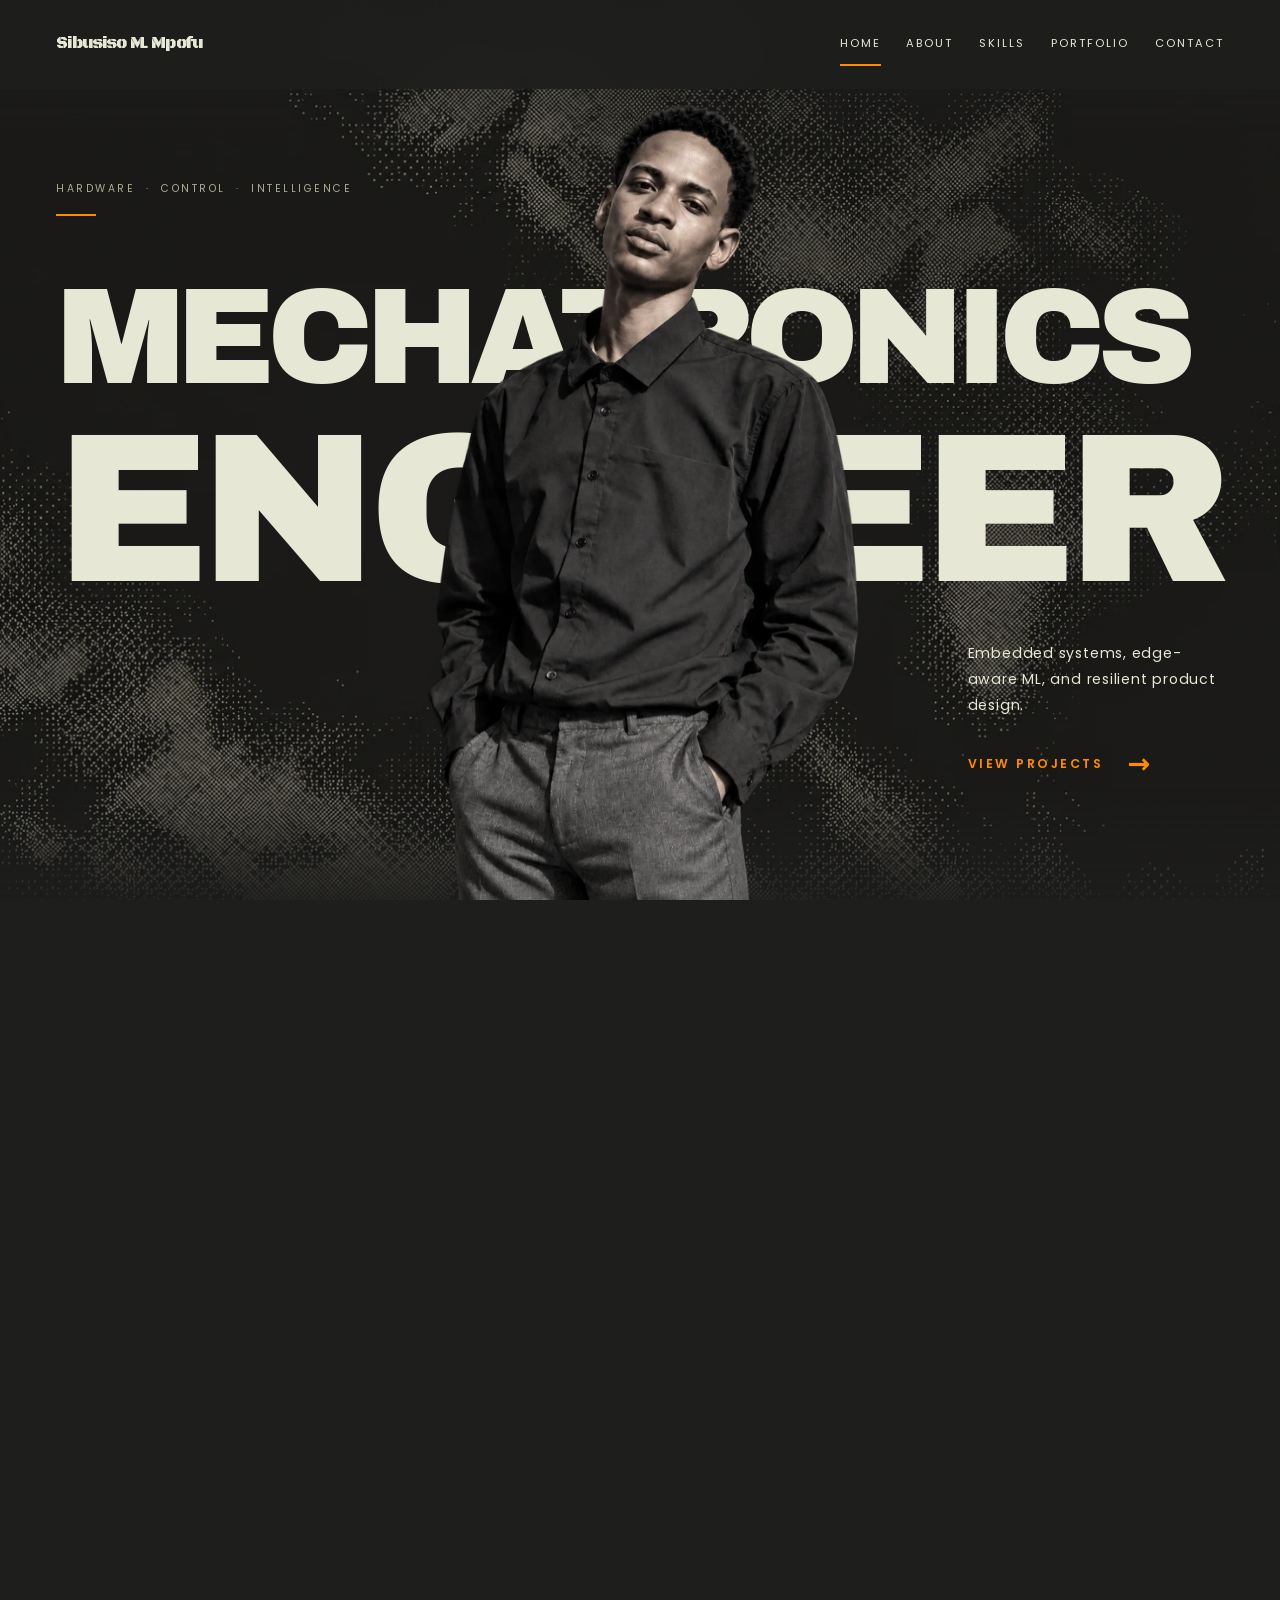
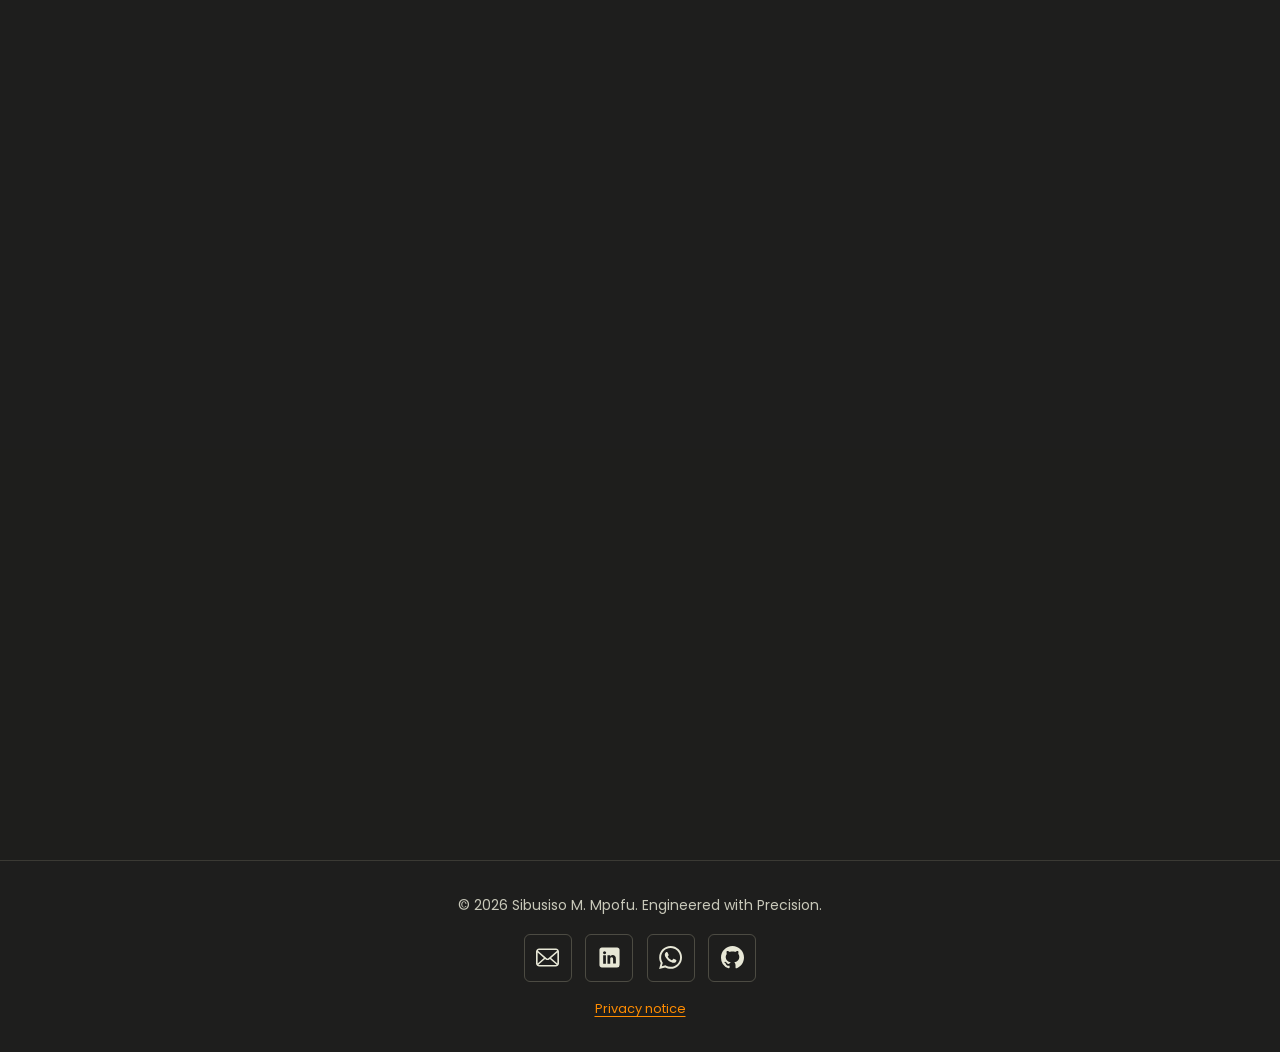
<file: index.html>
<!DOCTYPE html>
<html lang="en" class="scroll-smooth">
<head>
    <meta charset="UTF-8">
    <meta http-equiv="Content-Security-Policy" content="default-src 'self'; script-src 'self'; style-src 'self'; img-src 'self' data:; font-src 'self'; media-src 'self'; connect-src 'self' https://formspree.io; form-action https://formspree.io; object-src 'none'; base-uri 'self'">
    <meta name="referrer" content="strict-origin-when-cross-origin">
    <meta name="viewport" content="width=device-width, initial-scale=1.0">
    <title>Sibusiso M. Mpofu | Portfolio</title>
    <meta name="description" content="Sibusiso M. Mpofu — Mechatronics engineer and systems architect. Portfolio of embedded systems, edge ML, and resilient product design.">
    <meta property="og:title" content="Sibusiso M. Mpofu | Portfolio">
    <meta property="og:description" content="Mechatronics engineer and systems architect — portfolio of embedded intelligence, edge-aware ML, and resilient product design.">
    <meta property="og:type" content="website">
    <meta property="og:url" content="https://sbuda47.github.io/Portfolio/">
    <meta property="og:image" content="https://sbuda47.github.io/Portfolio/assets/images/home-portrait-1024.webp">
    <meta name="theme-color" content="#1E1E1D">
    <link rel="stylesheet" href="css/style.css?v=20261025-spacing">
    <link rel="stylesheet" href="css/home.css?v=20261011-video3">
    <link rel="preload" href="assets/fonts/ArchivoBlack-Regular.ttf" as="font" type="font/ttf" crossorigin>
    <link rel="icon" href="favicon.ico">
    <link rel="manifest" href="manifest.json">
    <link rel="canonical" href="https://sbuda47.github.io/Portfolio/">
</head>
<body class="homepage bg-brandBlack text-brandOffwhite font-poppins antialiased selection:bg-brandYellow selection:text-brandBlack">
    <a href="#main-content" class="skip-link">Skip to main content</a>

    <!-- Shared header start -->
    <header class="site-header fixed top-0 left-0 w-full z-50 bg-brandBlack/90 backdrop-blur-md border-b border-brandSlate/20">
        <nav class="max-w-7xl mx-auto px-6 h-20 flex items-center justify-between">
            <div class="text-2xl font-gothic tracking-tighter text-brandOffwhite">Sibusiso M. Mpofu</div>
            <button id="navToggle" class="mobile-nav-toggle" aria-controls="primaryNav" aria-expanded="false" aria-label="Toggle navigation">
                <span class="sr-only">Menu</span>
                <svg width="24" height="24" viewBox="0 0 24 24" fill="none" stroke="currentColor" stroke-width="2" stroke-linecap="round" stroke-linejoin="round" aria-hidden="true">
                    <path d="M3 6h18M3 12h18M3 18h18"></path>
                </svg>
            </button>
            <ul id="primaryNav" class="flex space-x-8 font-poppins tracking-widest uppercase text-sm">
                <li><a href="index.html" class="nav-link transition-colors" aria-current="page">Home</a></li>
                <li><a href="about.html" class="nav-link transition-colors">About</a></li>
                <li><a href="skills.html" class="nav-link transition-colors">Skills</a></li>
                <li><a href="portfolio.html" class="nav-link transition-colors">Portfolio</a></li>
                <li><a href="contact.html" class="nav-link transition-colors">Contact</a></li>
            </ul>
        </nav>
    </header>
    <!-- Shared header end -->

    <main id="main-content">
        <section id="home" class="engineering-hero" aria-labelledby="hero-title">
            <div class="hero-texture" aria-hidden="true"></div>
            <p class="hero-eyebrow">Hardware <span aria-hidden="true">·</span> Control <span aria-hidden="true">·</span> Intelligence</p>
            <h1 id="hero-title" class="hero-title">
                <span class="hero-title-line">Mechatronics</span>
                <span class="hero-title-line hero-title-engineer">Engineer</span>
            </h1>
            <div class="hero-portrait">
                <picture>
                    <source type="image/webp" srcset="assets/images/home-portrait-640.webp 640w, assets/images/home-portrait-1024.webp 1024w" sizes="(max-width: 900px) 88vw, 42vw">
                    <img src="assets/images/home-portrait-1024.webp" alt="Portrait of Sibusiso M. Mpofu" width="1024" height="1536" fetchpriority="high" loading="eager">
                </picture>
            </div>
            <div class="hero-intro">
                <p>Embedded systems, edge-aware ML, and resilient product design.</p>
                <a href="portfolio.html" class="hero-project-link">View Projects <span aria-hidden="true">→</span></a>
            </div>
        </section>

        <section class="py-24 px-6 bg-brandBlack/50">
            <div class="max-w-7xl mx-auto text-center" data-reveal>
                <h2 class="section-heading font-gothic mb-8 uppercase tracking-tighter">What I build</h2>
                <p class="text-xl text-brandOffwhite/80 max-w-3xl mx-auto leading-relaxed mb-8">I build systems that combine hardware, control and data analysis: condition monitoring that flags developing faults, autonomous platforms that make decisions in real time, and signal processing pipelines that turn sensor readings into usable data.</p>
                <a href="about.html" class="btn btn-primary">Learn More</a>
            </div>
        </section>

        <section class="py-24 px-6 max-w-7xl mx-auto">
            <div class="flex flex-col lg:flex-row items-start lg:items-center justify-between gap-6 mb-12" data-reveal>
                <h2 class="section-heading font-gothic uppercase tracking-tighter">Selected Projects</h2>
                <a href="portfolio.html" class="text-brandYellow uppercase tracking-[0.2em] font-bold hover:text-brandOffwhite">View all projects</a>
            </div>
            <div class="grid grid-cols-1 lg:grid-cols-2 gap-8">
                <a href="projects/project-optibelt.html" class="group block overflow-hidden border border-brandSlate/20 hover:border-brandYellow transition-all duration-500 rounded-sm" data-reveal>
                    <div class="aspect-video bg-brandSlate/10 relative overflow-hidden">
                        <img class="project-thumbnail" src="assets/images/project-thumbnails/optibelt-illustration-1440.webp" srcset="assets/images/project-thumbnails/optibelt-illustration-640.webp 640w, assets/images/project-thumbnails/optibelt-illustration-1440.webp 1440w" sizes="(min-width: 1440px) 680px, (min-width: 1024px) calc((100vw - 80px) / 2), calc(100vw - 48px)" alt="A conveyor feeds an uneven stockpile; monitoring from both supports informed decisions" width="1440" height="810" loading="lazy" decoding="async">
                    </div>
                    <div class="p-6 space-y-3"><h3 class="text-xl font-gothic group-hover:text-brandYellow transition-colors">OPTIBELT</h3><p class="text-sm text-brandOffwhite/60 line-clamp-2">Final-year conveyor monitoring project. My work: the motor health index and operating the integrated system on Jetson Nano.</p></div>
                </a>
                <a href="projects/project-telemetry.html" class="group block overflow-hidden border border-brandSlate/20 hover:border-brandYellow transition-all duration-500 rounded-sm" data-reveal>
                    <div class="aspect-video bg-brandSlate/10 relative overflow-hidden">
                        <img class="project-thumbnail" src="assets/images/project-thumbnails/telemetry-illustration-1440.webp" srcset="assets/images/project-thumbnails/telemetry-illustration-640.webp 640w, assets/images/project-thumbnails/telemetry-illustration-1440.webp 1440w" sizes="(min-width: 1440px) 680px, (min-width: 1024px) calc((100vw - 80px) / 2), calc(100vw - 48px)" alt="Air-quality data prepared, transmitted using different modulation schemes, recovered through a noisy channel, and monitored" width="1440" height="810" loading="lazy" decoding="async">
                    </div>
                    <div class="p-6 space-y-3"><h3 class="text-xl font-gothic group-hover:text-brandYellow transition-colors">Environmental Telemetry</h3><p class="text-sm text-brandOffwhite/60">Air-quality telemetry simulation comparing five modulation schemes. My work: signal preprocessing and sensor-quality screening.</p></div>
                </a>

            </div>
        </section>

        <section class="py-24 px-6 bg-brandBlack/30">
            <div class="max-w-7xl mx-auto grid lg:grid-cols-2 gap-16 items-center" data-reveal>
                <div>
                    <h2 class="section-heading font-gothic mb-8 uppercase tracking-tighter">Have a systems challenge?</h2>
                    <p class="text-brandOffwhite/80 text-lg max-w-md leading-relaxed">Equipment failures eating into production time. Sensor data you don't trust. Control systems that need to work first try. Let's design and ship the engineering solution.</p>
                </div>
                <div class="space-y-4">
                    <a href="contact.html" class="btn btn-primary">Start a Project</a>
                    <a href="skills.html" class="btn btn-outline">View Skills</a>
                </div>
            </div>
        </section>
    </main>

    <footer class="border-t border-brandSlate/20 py-8 text-center text-sm text-brandSlate">
        <p>&copy; 2026 Sibusiso M. Mpofu. Engineered with Precision.</p>
        <nav class="contact-social-links site-footer-socials" aria-label="Contact links">
            <a class="contact-social-link" href="mailto:s.mpofu.m.01@gmail.com" aria-label="Email Sibusiso" title="Email">
                <span class="contact-social-icon" data-social="email" aria-hidden="true"></span>
            </a>
            <a class="contact-social-link" href="https://www.linkedin.com/in/sibusiso-mpofu-595b492bb" target="_blank" rel="noopener noreferrer" aria-label="Sibusiso on LinkedIn" title="LinkedIn">
                <span class="contact-social-icon" data-social="linkedin" aria-hidden="true"></span>
            </a>
            <a class="contact-social-link" href="https://wa.me/26775365156" target="_blank" rel="noopener noreferrer" aria-label="Message Sibusiso on WhatsApp" title="WhatsApp">
                <span class="contact-social-icon" data-social="whatsapp" aria-hidden="true"></span>
            </a>
            <a class="contact-social-link" href="https://github.com/sbuda47/Portfolio" target="_blank" rel="noopener noreferrer" aria-label="Sibusiso on GitHub" title="GitHub">
                <span class="contact-social-icon" data-social="github" aria-hidden="true"></span>
            </a>
        </nav>
        <p class="site-privacy-link"><a href="privacy.html">Privacy notice</a></p>
    </footer>

    <script src="js/main.js?v=20261013-release1"></script>
    <script src="js/home.js?v=20261011-video3"></script>
</body>
</html>
</file>
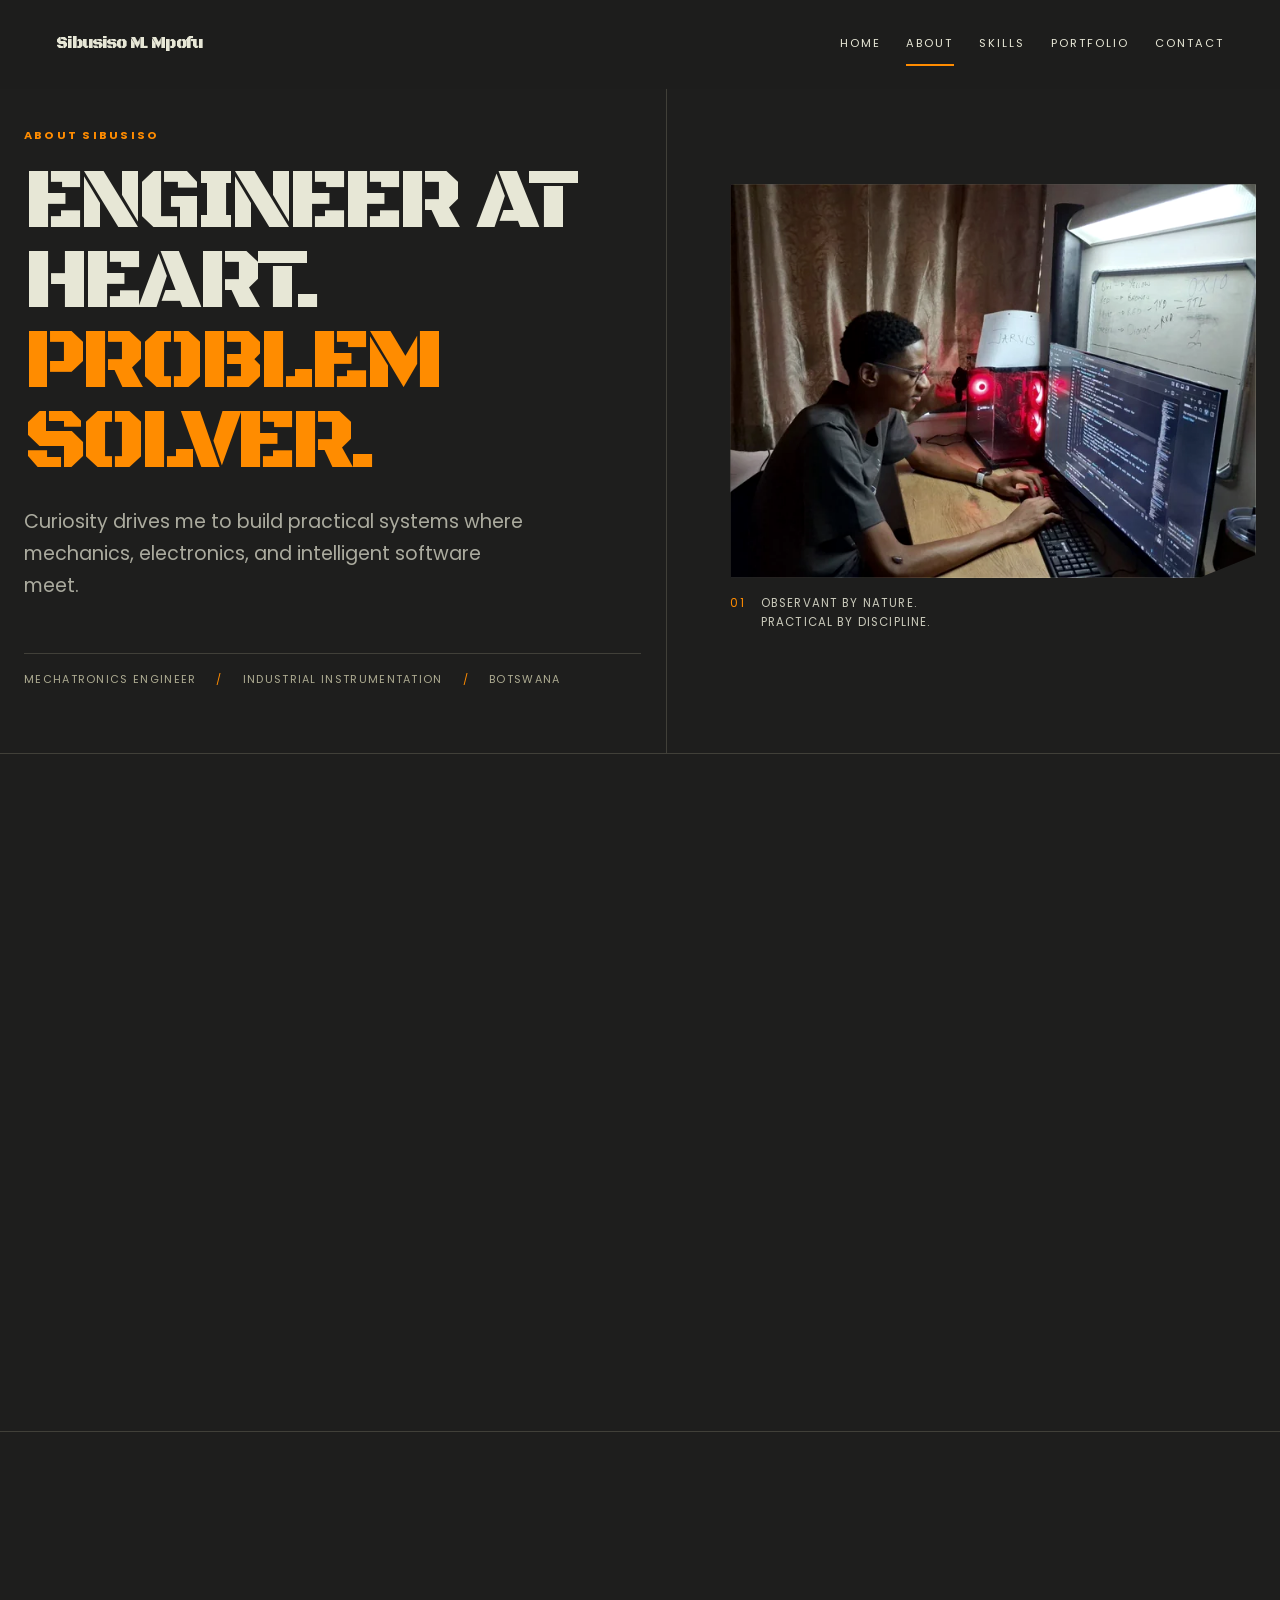
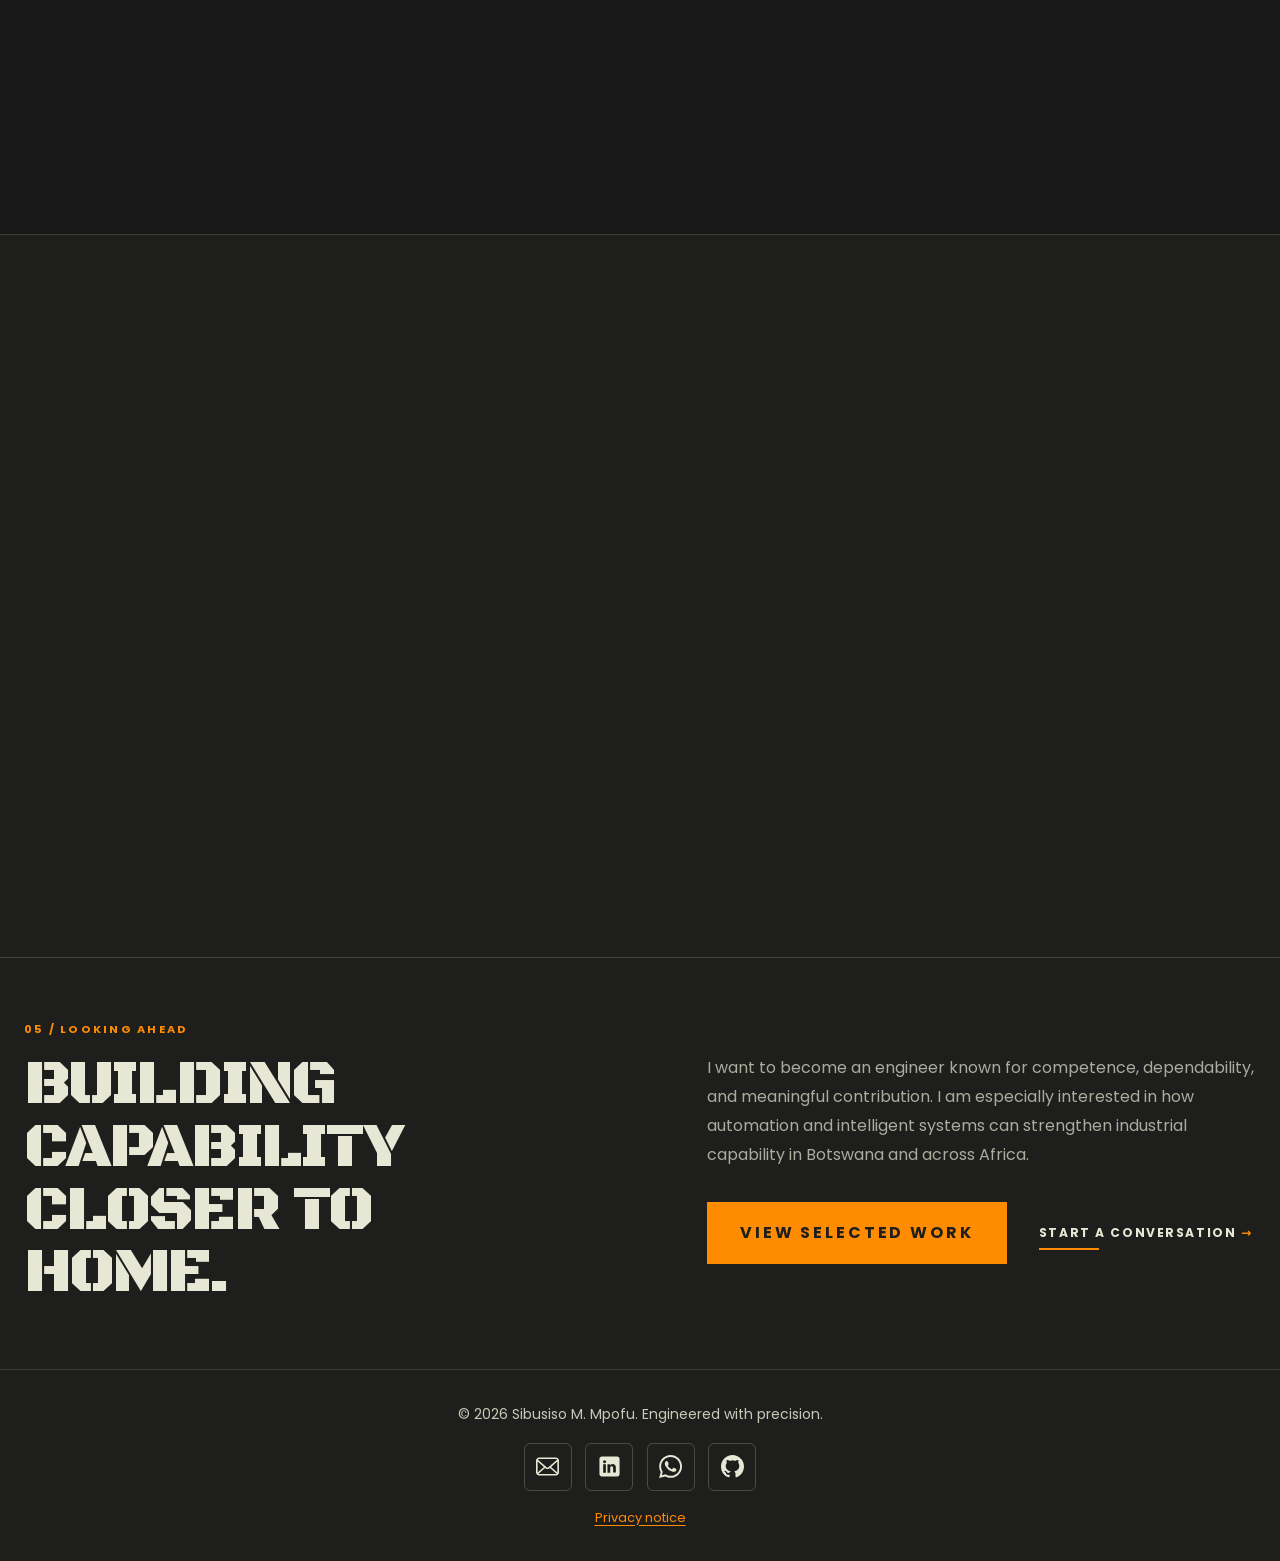
<file: about.html>
<!DOCTYPE html>
<html lang="en" class="scroll-smooth">
<head>
    <meta charset="UTF-8">
    <meta http-equiv="Content-Security-Policy" content="default-src 'self'; script-src 'self'; style-src 'self'; img-src 'self' data:; font-src 'self'; media-src 'self'; connect-src 'self' https://formspree.io; form-action https://formspree.io; object-src 'none'; base-uri 'self'">
    <meta name="referrer" content="strict-origin-when-cross-origin">
    <meta name="viewport" content="width=device-width, initial-scale=1.0">
    <meta name="description" content="Meet Sibusiso Mpofu, a mechatronics and industrial instrumentation engineer focused on embedded systems, automation, and intelligent control.">
    <title>About | Sibusiso M. Mpofu</title>
    <link rel="stylesheet" href="css/style.css?v=20261025-spacing">
    <link rel="canonical" href="https://sbuda47.github.io/Portfolio/about.html">
    <link rel="icon" href="favicon.ico">
    <meta property="og:title" content="About | Sibusiso M. Mpofu">
    <meta property="og:description" content="Meet Sibusiso Mpofu, a mechatronics and industrial instrumentation engineer focused on embedded systems, automation, and intelligent control.">
    <meta property="og:type" content="website">
    <meta property="og:url" content="https://sbuda47.github.io/Portfolio/about.html">
    <meta property="og:image" content="https://sbuda47.github.io/Portfolio/assets/images/home-portrait-1024.webp">
</head>
<body class="about-page bg-brandBlack text-brandOffwhite font-poppins antialiased selection:bg-brandYellow selection:text-brandBlack">
    <a href="#main-content" class="skip-link">Skip to main content</a>
    <!-- Shared header start -->
    <header class="site-header fixed top-0 left-0 w-full z-50 bg-brandBlack/90 backdrop-blur-md border-b border-brandSlate/20">
        <nav class="max-w-7xl mx-auto px-6 h-20 flex items-center justify-between">
            <div class="text-2xl font-gothic tracking-tighter text-brandOffwhite">Sibusiso M. Mpofu</div>
            <button id="navToggle" class="mobile-nav-toggle" aria-controls="primaryNav" aria-expanded="false" aria-label="Toggle navigation">
                <span class="sr-only">Menu</span>
                <svg width="24" height="24" viewBox="0 0 24 24" fill="none" stroke="currentColor" stroke-width="2" stroke-linecap="round" stroke-linejoin="round" aria-hidden="true">
                    <path d="M3 6h18M3 12h18M3 18h18"></path>
                </svg>
            </button>
            <ul id="primaryNav" class="flex space-x-8 font-poppins tracking-widest uppercase text-sm">
                <li><a href="index.html" class="nav-link transition-colors">Home</a></li>
                <li><a href="about.html" class="nav-link transition-colors" aria-current="page">About</a></li>
                <li><a href="skills.html" class="nav-link transition-colors">Skills</a></li>
                <li><a href="portfolio.html" class="nav-link transition-colors">Portfolio</a></li>
                <li><a href="contact.html" class="nav-link transition-colors">Contact</a></li>
            </ul>
        </nav>
    </header>
    <!-- Shared header end -->

    <main id="main-content" class="about-main">
        <section class="about-hero" aria-labelledby="about-title">
            <div class="about-shell about-hero-grid">
                <div class="about-hero-copy" data-reveal>
                    <p class="about-kicker">About Sibusiso</p>
                    <h1 id="about-title">Engineer at heart.<br><span>Problem solver.</span></h1>
                    <p class="about-hero-lede">Curiosity drives me to build practical systems where mechanics, electronics, and intelligent software meet.</p>
                    <div class="about-role-line">
                        <span>Mechatronics engineer</span>
                        <span>Industrial instrumentation</span>
                        <span>Botswana</span>
                    </div>
                </div>

                <figure class="about-portrait" data-reveal>
                    <div class="about-portrait-frame">
                        <img src="assets/images/workstation-1280.webp"
                             srcset="assets/images/workstation-640.webp 640w, assets/images/workstation-1280.webp 1280w"
                             sizes="(max-width: 760px) 92vw, 42vw"
                             width="1280" height="960"
                             alt="Sibusiso Mpofu writing code at his workstation"
                             fetchpriority="high" decoding="async">
                    </div>
                    <figcaption>
                        <span>01</span>
                        <p>Observant by nature.<br>Practical by discipline.</p>
                    </figcaption>
                </figure>
            </div>
        </section>

        <section class="about-origin" aria-labelledby="origin-title">
            <div class="about-shell about-origin-grid">
                <div class="about-section-heading" data-reveal>
                    <p class="about-index">01 / Foundation</p>
                    <h2 id="origin-title">Curiosity began in the garage.</h2>
                </div>
                <div class="about-story" data-reveal>
                    <p class="about-story-lead">Long before university, I spent time helping my father repair and work on cars.</p>
                    <p>Those early experiences made me curious about how mechanical systems function, how parts fit together, and how a working system could be made better. That curiosity, combined with a fascination for technology, led me naturally to mechatronics.</p>
                    <p>In 2026, I completed my undergraduate studies in Mechatronics and Industrial Instrumentation Engineering at the Botswana International University of Science and Technology. My focus remains embedded systems, industrial automation, and intelligent control.</p>
                </div>
                <div class="about-foundation-rail" data-reveal aria-label="Engineering foundations">
                    <div><span>Mechanics</span><small>How things move</small></div>
                    <div><span>Electronics</span><small>How systems respond</small></div>
                    <div><span>Computing</span><small>How decisions improve</small></div>
                </div>
            </div>
        </section>

        <section class="about-practice" aria-labelledby="practice-title">
            <div class="about-shell">
                <div class="about-section-heading about-section-heading-wide" data-reveal>
                    <p class="about-index">02 / Practice</p>
                    <h2 id="practice-title">Engineering learned through real systems.</h2>
                    <p>Field work has taught me to connect theory with the realities of installation, control, safety, and dependable operation.</p>
                </div>

                <ol class="about-experience-list">
                    <li data-reveal>
                        <span class="about-experience-number">01</span>
                        <div class="about-experience-title">
                            <p>Installation and commissioning</p>
                            <h3>Hospital oxygen production plant</h3>
                        </div>
                        <p class="about-experience-copy">Contributed to the installation and commissioning of an oxygen production plant in Kanye, gaining direct experience with equipment integration and critical infrastructure.</p>
                    </li>
                    <li data-reveal>
                        <span class="about-experience-number">02</span>
                        <div class="about-experience-title">
                            <p>Industrial control</p>
                            <h3>Ignitor-burner control cabinets</h3>
                        </div>
                        <p class="about-experience-copy">Rewired control cabinets to support both local and remote operation, translating control requirements into safe, practical electrical work.</p>
                    </li>
                    <li data-reveal>
                        <span class="about-experience-number">03</span>
                        <div class="about-experience-title">
                            <p>Final-year project</p>
                            <h3>OPTIBELT</h3>
                        </div>
                        <p class="about-experience-copy">Developed an embedded condition-monitoring system that brought together sensing, analysis, and practical maintenance insight. The project received the Best Project award in my course.</p>
                    </li>
                </ol>

                <aside class="about-dcs-note" data-reveal>
                    <p class="about-index">A systems perspective</p>
                    <div>
                        <h3>Distributed control changed how I see engineering.</h3>
                        <p>Seeing many interconnected processes monitored and controlled as one system deepened my interest in systems integration, PLCs, industrial control, and machine learning for predictive maintenance.</p>
                    </div>
                </aside>
            </div>
        </section>

        <section class="about-method" aria-labelledby="method-title">
            <div class="about-shell about-method-grid">
                <div class="about-section-heading" data-reveal>
                    <p class="about-index">03 / Method</p>
                    <h2 id="method-title">Understand first. Improve with intent.</h2>
                    <blockquote>“If a system performs its function but wastes time, effort, or resources, there may be a better way to design it.”</blockquote>
                </div>
                <div class="about-method-list" data-reveal>
                    <article><span>01</span><h3>Observe</h3><p>I take time to understand the real problem before choosing a solution.</p></article>
                    <article><span>02</span><h3>Investigate</h3><p>I research, ask questions, experiment, and learn from the people around me.</p></article>
                    <article><span>03</span><h3>Build</h3><p>I favour practical solutions that simplify processes and reduce unnecessary work.</p></article>
                    <article><span>04</span><h3>Deliver</h3><p>I value dependable systems, collaboration, adaptability, and work completed on time.</p></article>
                </div>
            </div>
        </section>

        <section class="about-personal" aria-labelledby="personal-title">
            <div class="about-shell about-personal-grid">
                <div class="about-section-heading" data-reveal>
                    <p class="about-index">04 / Beyond engineering</p>
                    <h2 id="personal-title">Quiet energy. An adventurous streak.</h2>
                </div>
                <div class="about-personal-copy" data-reveal>
                    <p>I am fairly reserved, but I am good company once I am comfortable. Away from technical work, you will probably find me watching anime, playing Call of Duty: Mobile, or saying yes to a new adventurous experience, or side quests as i would call it.</p>
                    <p>My Christian faith is an important part of my life. As a Seventh-day Adventist, I value integrity, responsibility, and living with purpose.</p>
                </div>
                <ul class="about-personal-notes" data-reveal aria-label="Personal interests and values">
                    <li><span>Watching</span>Anime</li>
                    <li><span>Playing</span>Call of Duty: Mobile</li>
                    <li><span>Living by</span>Faith and integrity</li>
                    <li><span>Open to</span>New experiences, so invite me</li>
                </ul>
            </div>
        </section>

        <section class="about-future" aria-labelledby="future-title">
            <div class="about-shell about-future-grid">
                <div>
                    <p class="about-index">05 / Looking ahead</p>
                    <h2 id="future-title">Building capability closer to home.</h2>
                </div>
                <div>
                    <p>I want to become an engineer known for competence, dependability, and meaningful contribution. I am especially interested in how automation and intelligent systems can strengthen industrial capability in Botswana and across Africa.</p>
                    <div class="about-actions">
                        <a href="portfolio.html" class="btn btn-primary">View selected work</a>
                        <a href="contact.html" class="about-text-link">Start a conversation <span aria-hidden="true">→</span></a>
                    </div>
                </div>
            </div>
        </section>
    </main>

    <footer class="border-t border-brandSlate/20 py-8 text-center text-sm text-brandSlate">
        <div class="max-w-7xl mx-auto px-6 space-y-4">
            <p>&copy; 2026 Sibusiso M. Mpofu. Engineered with precision.</p>
            <nav class="contact-social-links site-footer-socials" aria-label="Contact links">
                <a class="contact-social-link" href="mailto:s.mpofu.m.01@gmail.com" aria-label="Email Sibusiso" title="Email">
                    <span class="contact-social-icon" data-social="email" aria-hidden="true"></span>
                </a>
                <a class="contact-social-link" href="https://www.linkedin.com/in/sibusiso-mpofu-595b492bb" target="_blank" rel="noopener noreferrer" aria-label="Sibusiso on LinkedIn" title="LinkedIn">
                    <span class="contact-social-icon" data-social="linkedin" aria-hidden="true"></span>
                </a>
                <a class="contact-social-link" href="https://wa.me/26775365156" target="_blank" rel="noopener noreferrer" aria-label="Message Sibusiso on WhatsApp" title="WhatsApp">
                    <span class="contact-social-icon" data-social="whatsapp" aria-hidden="true"></span>
                </a>
                <a class="contact-social-link" href="https://github.com/sbuda47/Portfolio" target="_blank" rel="noopener noreferrer" aria-label="Sibusiso on GitHub" title="GitHub">
                    <span class="contact-social-icon" data-social="github" aria-hidden="true"></span>
                </a>
            </nav>
        </div>
        <p class="site-privacy-link"><a href="privacy.html">Privacy notice</a></p>
    </footer>
    <script src="js/main.js?v=20261013-release1"></script>
</body>
</html>
</file>
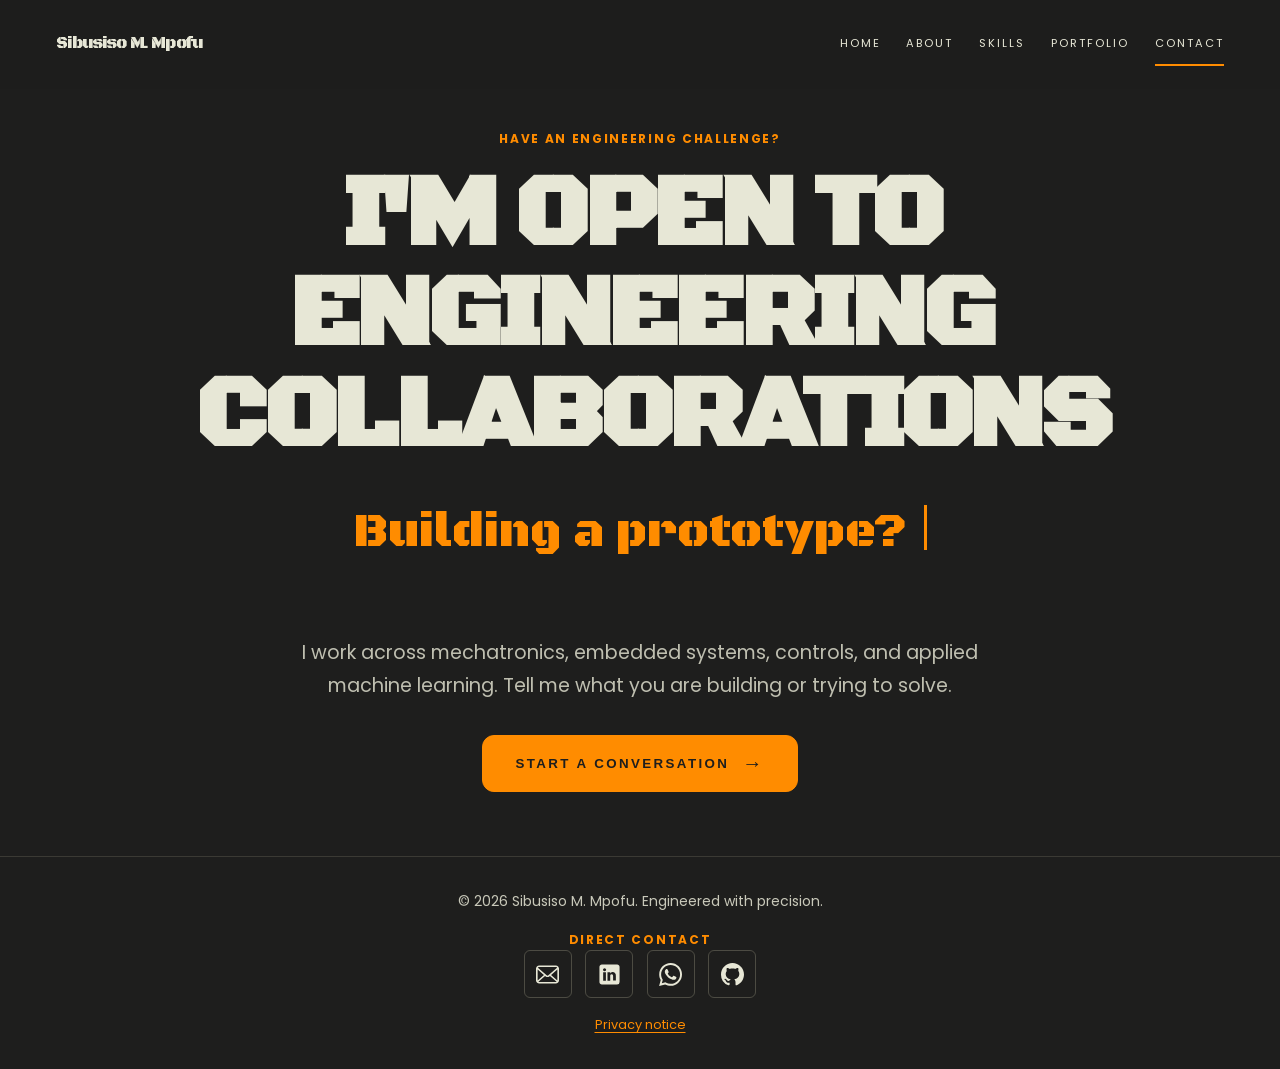
<file: contact.html>
<!DOCTYPE html>
<html lang="en" class="scroll-smooth">
<head>
    <meta charset="UTF-8">
    <meta http-equiv="Content-Security-Policy" content="default-src 'self'; script-src 'self'; style-src 'self'; img-src 'self' data:; font-src 'self'; media-src 'self'; connect-src 'self' https://formspree.io; form-action https://formspree.io; object-src 'none'; base-uri 'self'">
    <meta name="referrer" content="strict-origin-when-cross-origin">
    <meta name="viewport" content="width=device-width, initial-scale=1.0">
    <title>Contact — Sibusiso M. Mpofu</title>
    <meta name="description" content="Contact Sibusiso Mpofu about engineering collaborations, embedded systems, automation, and intelligent control.">
    <link rel="stylesheet" href="css/style.css?v=20261025-spacing">
    <link rel="canonical" href="https://sbuda47.github.io/Portfolio/contact.html">
    <link rel="icon" href="favicon.ico">
    <meta property="og:title" content="Contact — Sibusiso M. Mpofu">
    <meta property="og:description" content="Contact Sibusiso Mpofu about engineering collaborations, embedded systems, automation, and intelligent control.">
    <meta property="og:type" content="website">
    <meta property="og:url" content="https://sbuda47.github.io/Portfolio/contact.html">
    <meta property="og:image" content="https://sbuda47.github.io/Portfolio/assets/images/home-portrait-1024.webp">
</head>
<body class="bg-brandBlack text-brandOffwhite font-poppins antialiased selection:bg-brandYellow selection:text-brandBlack">
    <a href="#main-content" class="skip-link">Skip to main content</a>
    <!-- Shared header start -->
    <header class="site-header fixed top-0 left-0 w-full z-50 bg-brandBlack/90 backdrop-blur-md border-b border-brandSlate/20">
        <nav class="max-w-7xl mx-auto px-6 h-20 flex items-center justify-between">
            <div class="text-2xl font-gothic tracking-tighter text-brandOffwhite">Sibusiso M. Mpofu</div>
            <button id="navToggle" class="mobile-nav-toggle" aria-controls="primaryNav" aria-expanded="false" aria-label="Toggle navigation">
                <span class="sr-only">Menu</span>
                <svg width="24" height="24" viewBox="0 0 24 24" fill="none" stroke="currentColor" stroke-width="2" stroke-linecap="round" stroke-linejoin="round" aria-hidden="true">
                    <path d="M3 6h18M3 12h18M3 18h18"></path>
                </svg>
            </button>
            <ul id="primaryNav" class="flex space-x-8 font-poppins tracking-widest uppercase text-sm">
                <li><a href="index.html" class="nav-link transition-colors">Home</a></li>
                <li><a href="about.html" class="nav-link transition-colors">About</a></li>
                <li><a href="skills.html" class="nav-link transition-colors">Skills</a></li>
                <li><a href="portfolio.html" class="nav-link transition-colors">Portfolio</a></li>
                <li><a href="contact.html" class="nav-link transition-colors" aria-current="page">Contact</a></li>
            </ul>
        </nav>
    </header>
    <!-- Shared header end -->

    <main id="main-content" class="contact-main">
        <section class="contact-page">
            <div class="contact-hero">
                <div class="contact-hero-copy">
                    <p class="contact-eyebrow">Have an engineering challenge?</p>
                    <h1 aria-label="I'm open to engineering collaborations">
                        <span aria-hidden="true">I'm open to</span>
                        <span aria-hidden="true">engineering</span>
                        <span class="contact-title-last" aria-hidden="true">collaborations</span>
                    </h1>
                    <p class="contact-loop-line">
                        <span class="sr-only">Let's work together on engineering, prototypes, and intelligent systems.</span>
                        <span id="contactLoop" class="contact-loop" aria-hidden="true">
                            <span id="contactLoopText">Building a prototype?</span>
                        </span>
                    </p>
                    <p class="contact-lede">I work across mechatronics, embedded systems, controls, and applied machine learning. Tell me what you are building or trying to solve.</p>
                    <button type="button" id="openContactForm" class="btn btn-primary contact-open-button" aria-haspopup="dialog" aria-controls="contactDialog">
                        Start a conversation
                        <span aria-hidden="true">→</span>
                    </button>
                </div>
            </div>
        </section>

        <dialog id="contactDialog" class="contact-dialog" aria-labelledby="contactDialogTitle">
            <div class="contact-dialog-header">
                <div>
                    <p class="contact-details-label">Tell me about it</p>
                    <h2 id="contactDialogTitle">What are you working on?</h2>
                </div>
                <button type="button" id="closeContactForm" class="contact-dialog-close" aria-label="Close contact form">×</button>
            </div>
            <p id="contactFormNote" class="contact-form-note">Next, you will continue to Formspree, where a security check may be required before your message is sent. Look for its confirmation after submitting.</p>
            <form id="contactForm" class="contact-form" action="https://formspree.io/f/xwlvobrr" method="POST" aria-describedby="contactFormNote">
                <input type="hidden" name="_subject" value="Portfolio contact form message">
                <input type="hidden" name="_gotcha" value="">
                <label class="contact-field" for="cf-name">
                    <span>Name</span>
                    <input type="text" name="name" id="cf-name" class="input" autocomplete="name" maxlength="120" required aria-required="true">
                </label>
                <label class="contact-field" for="cf-email">
                    <span>Email</span>
                    <input type="email" name="email" id="cf-email" class="input" autocomplete="email" maxlength="254" required aria-required="true">
                </label>
                <label class="contact-field" for="cf-message">
                    <span>Message</span>
                    <textarea name="message" id="cf-message" class="input" rows="5" maxlength="5000" required aria-required="true"></textarea>
                </label>
                <p class="contact-form-privacy">Your name, email, and message are used to respond to your enquiry. This form is processed by Formspree. Please avoid sending sensitive information. <a href="privacy.html">Read the privacy notice</a>.</p>
                <div class="contact-form-actions">
                    <button type="submit" class="btn btn-primary">Continue to Formspree <span aria-hidden="true">↗</span></button>
                    <p id="contactFormMessage" class="contact-form-message" role="status" aria-live="polite" aria-atomic="true"></p>
                </div>
            </form>
        </dialog>
    </main>

    <footer class="border-t border-brandSlate/20 py-8 text-center text-sm text-brandSlate">
        <div class="max-w-7xl mx-auto px-6 space-y-4">
            <p>&copy; 2026 Sibusiso M. Mpofu. Engineered with precision.</p>
            <p class="contact-footer-label">Direct contact</p>
            <nav class="contact-social-links" aria-label="Direct contact">
                <a class="contact-social-link" href="mailto:s.mpofu.m.01@gmail.com" aria-label="Email Sibusiso" title="Email">
                    <span class="contact-social-icon" data-social="email" aria-hidden="true"></span>
                </a>
                <a class="contact-social-link" href="https://www.linkedin.com/in/sibusiso-mpofu-595b492bb" target="_blank" rel="noopener noreferrer" aria-label="Sibusiso on LinkedIn" title="LinkedIn">
                    <span class="contact-social-icon" data-social="linkedin" aria-hidden="true"></span>
                </a>
                <a class="contact-social-link" href="https://wa.me/26775365156" target="_blank" rel="noopener noreferrer" aria-label="Message Sibusiso on WhatsApp" title="WhatsApp">
                    <span class="contact-social-icon" data-social="whatsapp" aria-hidden="true"></span>
                </a>
                <a class="contact-social-link" href="https://github.com/sbuda47/Portfolio" target="_blank" rel="noopener noreferrer" aria-label="Sibusiso on GitHub" title="GitHub">
                    <span class="contact-social-icon" data-social="github" aria-hidden="true"></span>
                </a>
            </nav>
        </div>
        <p class="site-privacy-link"><a href="privacy.html">Privacy notice</a></p>
    </footer>
    <script src="js/main.js?v=20261014-contact-captcha1"></script>
</body>
</html>
</file>
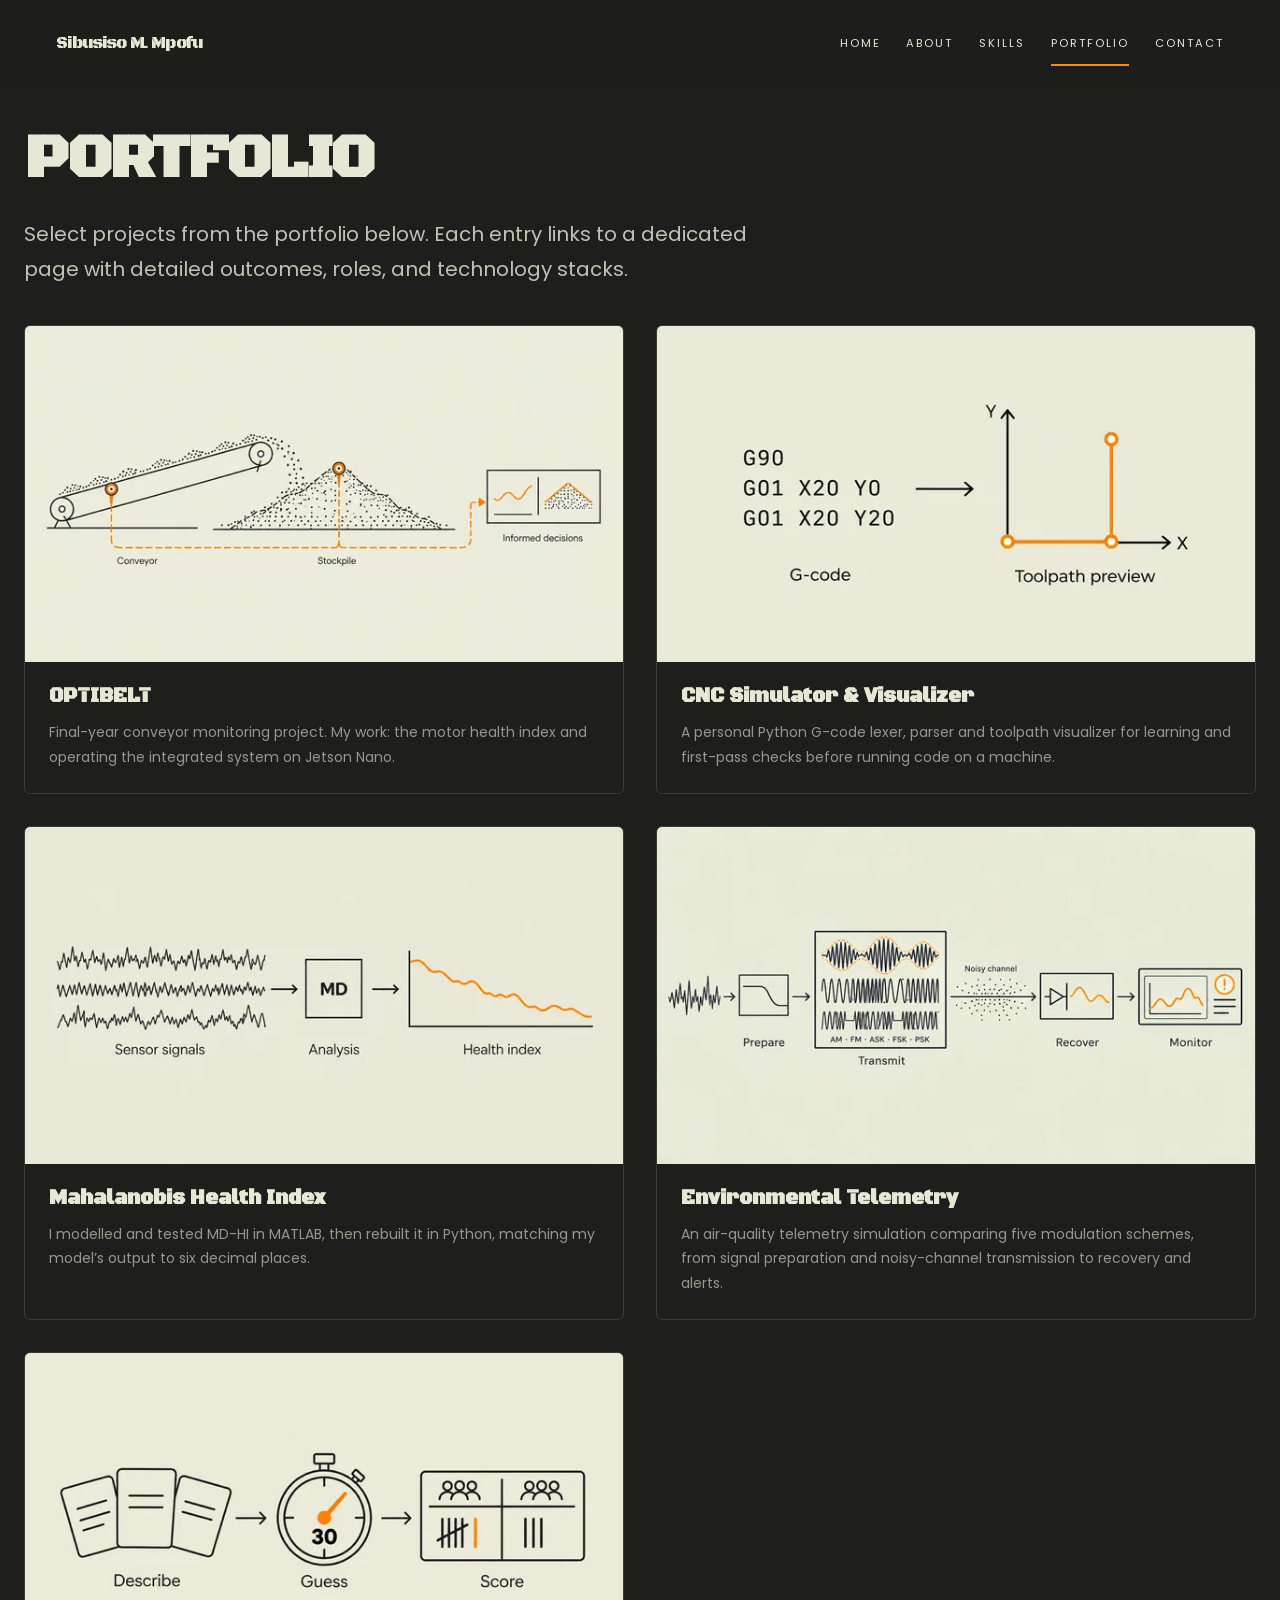
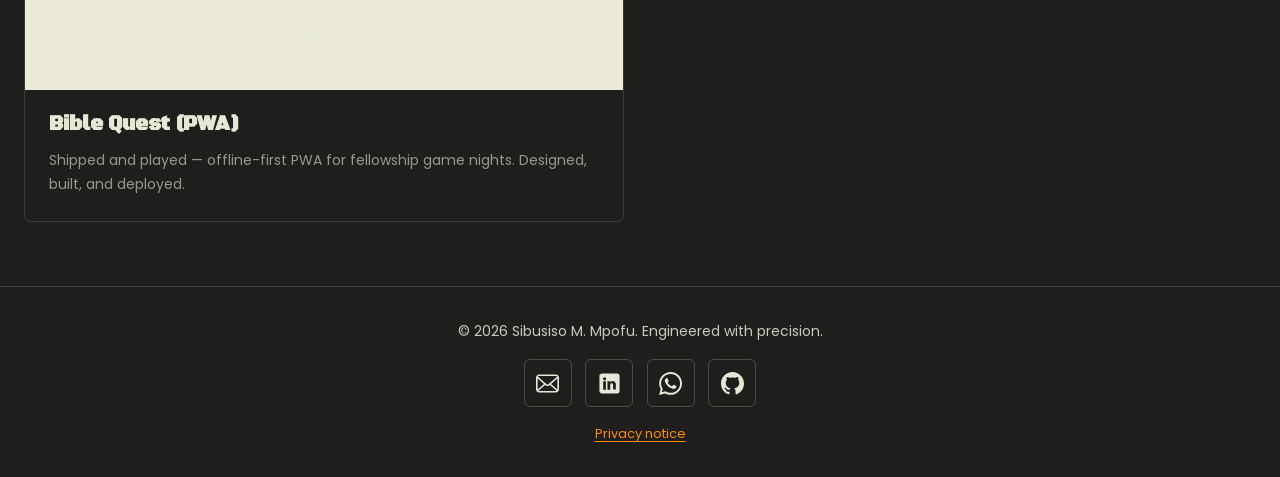
<file: portfolio.html>
<!DOCTYPE html>
<html lang="en" class="scroll-smooth">
<head>
    <meta charset="UTF-8">
    <meta http-equiv="Content-Security-Policy" content="default-src 'self'; script-src 'self'; style-src 'self'; img-src 'self' data:; font-src 'self'; media-src 'self'; connect-src 'self' https://formspree.io; form-action https://formspree.io; object-src 'none'; base-uri 'self'">
    <meta name="referrer" content="strict-origin-when-cross-origin">
    <meta name="viewport" content="width=device-width, initial-scale=1.0">
    <title>Portfolio — Sibusiso M. Mpofu</title>
    <meta name="description" content="Portfolio — select projects and case studies by Sibusiso M. Mpofu, mechatronics engineer and systems architect.">
    <meta property="og:title" content="Portfolio — Sibusiso M. Mpofu">
    <meta property="og:description" content="Select project case studies showcasing embedded systems, edge ML, and resilient product design.">
    <meta property="og:type" content="website">
    <meta property="og:url" content="https://sbuda47.github.io/Portfolio/portfolio.html">
    <meta property="og:image" content="https://sbuda47.github.io/Portfolio/assets/images/home-portrait-1024.webp">
    <meta name="theme-color" content="#1E1E1D">
    <link rel="stylesheet" href="css/style.css?v=20261025-spacing">
    <link rel="icon" href="favicon.ico">
    <link rel="manifest" href="manifest.json">
    <link rel="canonical" href="https://sbuda47.github.io/Portfolio/portfolio.html">
</head>
<body class="bg-brandBlack text-brandOffwhite font-poppins antialiased selection:bg-brandYellow selection:text-brandBlack">
    <a href="#main-content" class="skip-link">Skip to main content</a>
    <!-- Shared header start -->
    <header class="site-header fixed top-0 left-0 w-full z-50 bg-brandBlack/90 backdrop-blur-md border-b border-brandSlate/20">
        <nav class="max-w-7xl mx-auto px-6 h-20 flex items-center justify-between">
            <div class="text-2xl font-gothic tracking-tighter text-brandOffwhite">Sibusiso M. Mpofu</div>
            <button id="navToggle" class="mobile-nav-toggle" aria-controls="primaryNav" aria-expanded="false" aria-label="Toggle navigation">
                <span class="sr-only">Menu</span>
                <svg width="24" height="24" viewBox="0 0 24 24" fill="none" stroke="currentColor" stroke-width="2" stroke-linecap="round" stroke-linejoin="round" aria-hidden="true">
                    <path d="M3 6h18M3 12h18M3 18h18"></path>
                </svg>
            </button>
            <ul id="primaryNav" class="flex space-x-8 font-poppins tracking-widest uppercase text-sm">
                <li><a href="index.html" class="nav-link transition-colors">Home</a></li>
                <li><a href="about.html" class="nav-link transition-colors">About</a></li>
                <li><a href="skills.html" class="nav-link transition-colors">Skills</a></li>
                <li><a href="portfolio.html" class="nav-link transition-colors" aria-current="page">Portfolio</a></li>
                <li><a href="contact.html" class="nav-link transition-colors">Contact</a></li>
            </ul>
        </nav>
    </header>
    <!-- Shared header end -->

    <main id="main-content" class="portfolio-page">
        <section class="max-w-7xl mx-auto">
            <div class="page-intro">
                <h1 class="section-heading font-gothic uppercase tracking-tighter">Portfolio</h1>
                <p class="text-xl text-copy leading-relaxed mb-12">Select projects from the portfolio below. Each entry links to a dedicated page with detailed outcomes, roles, and technology stacks.</p>
            </div>
            <div class="grid grid-cols-1 lg:grid-cols-2 gap-8">
                <a href="projects/project-optibelt.html" class="group block overflow-hidden border border-brandSlate/20 hover:border-brandYellow transition-all duration-500 rounded-sm">
                    <div class="aspect-video bg-brandSlate/10 relative overflow-hidden">
                        <img class="project-thumbnail" src="assets/images/project-thumbnails/optibelt-illustration-1440.webp" srcset="assets/images/project-thumbnails/optibelt-illustration-640.webp 640w, assets/images/project-thumbnails/optibelt-illustration-1440.webp 1440w" sizes="(min-width: 1440px) 680px, (min-width: 1024px) calc((100vw - 80px) / 2), calc(100vw - 48px)" alt="A conveyor feeds an uneven stockpile; monitoring from both supports informed decisions" width="1440" height="810" loading="eager" decoding="async">
                    </div>
                    <div class="p-6 space-y-3"><h2 class="text-xl font-gothic group-hover:text-brandYellow transition-colors">OPTIBELT</h2><p class="text-sm text-brandOffwhite/60 line-clamp-2">Final-year conveyor monitoring project. My work: the motor health index and operating the integrated system on Jetson Nano.</p></div>
                </a>
                <a href="projects/project-cnc-simulator.html" class="group block overflow-hidden border border-brandSlate/20 hover:border-brandYellow transition-all duration-500 rounded-sm">
                    <div class="aspect-video bg-brandSlate/10 relative overflow-hidden">
                        <img class="project-thumbnail" src="assets/images/project-thumbnails/cnc-simulator-illustration-1440.webp" srcset="assets/images/project-thumbnails/cnc-simulator-illustration-640.webp 640w, assets/images/project-thumbnails/cnc-simulator-illustration-1440.webp 1440w" sizes="(min-width: 1440px) 680px, (min-width: 1024px) calc((100vw - 80px) / 2), calc(100vw - 48px)" alt="G-code translated into an orange toolpath preview" width="1440" height="810" loading="eager" decoding="async">
                    </div>
                    <div class="p-6 space-y-3"><h2 class="text-xl font-gothic group-hover:text-brandYellow transition-colors">CNC Simulator & Visualizer</h2><p class="text-sm text-brandOffwhite/60">A personal Python G-code lexer, parser and toolpath visualizer for learning and first-pass checks before running code on a machine.</p></div>
                </a>
                <a href="projects/project-md-hi.html" class="group block overflow-hidden border border-brandSlate/20 hover:border-brandYellow transition-all duration-500 rounded-sm">
                    <div class="aspect-video bg-brandSlate/10 relative overflow-hidden">
                        <img class="project-thumbnail" src="assets/images/project-thumbnails/mdhi-illustration-1440.webp" srcset="assets/images/project-thumbnails/mdhi-illustration-640.webp 640w, assets/images/project-thumbnails/mdhi-illustration-1440.webp 1440w" sizes="(min-width: 1440px) 680px, (min-width: 1024px) calc((100vw - 80px) / 2), calc(100vw - 48px)" alt="Multiple sensor signals combined into a machine health index" width="1440" height="810" loading="eager" decoding="async">
                    </div>
                    <div class="p-6 space-y-3"><h2 class="text-xl font-gothic group-hover:text-brandYellow transition-colors">Mahalanobis Health Index</h2><p class="text-sm text-brandOffwhite/60">I modelled and tested MD-HI in MATLAB, then rebuilt it in Python, matching my model’s output to six decimal places.</p></div>
                </a>
                <a href="projects/project-telemetry.html" class="group block overflow-hidden border border-brandSlate/20 hover:border-brandYellow transition-all duration-500 rounded-sm">
                    <div class="aspect-video bg-brandSlate/10 relative overflow-hidden">
                        <img class="project-thumbnail" src="assets/images/project-thumbnails/telemetry-illustration-1440.webp" srcset="assets/images/project-thumbnails/telemetry-illustration-640.webp 640w, assets/images/project-thumbnails/telemetry-illustration-1440.webp 1440w" sizes="(min-width: 1440px) 680px, (min-width: 1024px) calc((100vw - 80px) / 2), calc(100vw - 48px)" alt="Air-quality data prepared, transmitted using different modulation schemes, recovered through a noisy channel, and monitored" width="1440" height="810" loading="lazy" decoding="async">
                    </div>
                    <div class="p-6 space-y-3"><h2 class="text-xl font-gothic group-hover:text-brandYellow transition-colors">Environmental Telemetry</h2><p class="text-sm text-brandOffwhite/60">An air-quality telemetry simulation comparing five modulation schemes, from signal preparation and noisy-channel transmission to recovery and alerts.</p></div>
                </a>
                <a href="projects/project-bible-quest.html" class="group block overflow-hidden border border-brandSlate/20 hover:border-brandYellow transition-all duration-500 rounded-sm">
                    <div class="aspect-video bg-brandSlate/10 relative overflow-hidden">
                        <img class="project-thumbnail" src="assets/images/project-thumbnails/bible-quest-illustration-1440.webp" srcset="assets/images/project-thumbnails/bible-quest-illustration-640.webp 640w, assets/images/project-thumbnails/bible-quest-illustration-1440.webp 1440w" sizes="(min-width: 1440px) 680px, (min-width: 1024px) calc((100vw - 80px) / 2), calc(100vw - 48px)" alt="Clue cards, a thirty-second timer, and a team scoreboard" width="1440" height="810" loading="lazy" decoding="async">
                    </div>
                    <div class="p-6 space-y-3"><h2 class="text-xl font-gothic group-hover:text-brandYellow transition-colors">Bible Quest (PWA)</h2><p class="text-sm text-brandOffwhite/60 line-clamp-2">Shipped and played — offline-first PWA for fellowship game nights. Designed, built, and deployed.</p></div>
                </a>
            </div>
        </section>
    </main>

    <footer class="border-t border-brandSlate/20 py-8 text-center text-sm text-brandSlate">
        <div class="max-w-7xl mx-auto px-6 space-y-4">
            <p>&copy; 2026 Sibusiso M. Mpofu. Engineered with precision.</p>
            <nav class="contact-social-links site-footer-socials" aria-label="Contact links">
                <a class="contact-social-link" href="mailto:s.mpofu.m.01@gmail.com" aria-label="Email Sibusiso" title="Email">
                    <span class="contact-social-icon" data-social="email" aria-hidden="true"></span>
                </a>
                <a class="contact-social-link" href="https://www.linkedin.com/in/sibusiso-mpofu-595b492bb" target="_blank" rel="noopener noreferrer" aria-label="Sibusiso on LinkedIn" title="LinkedIn">
                    <span class="contact-social-icon" data-social="linkedin" aria-hidden="true"></span>
                </a>
                <a class="contact-social-link" href="https://wa.me/26775365156" target="_blank" rel="noopener noreferrer" aria-label="Message Sibusiso on WhatsApp" title="WhatsApp">
                    <span class="contact-social-icon" data-social="whatsapp" aria-hidden="true"></span>
                </a>
                <a class="contact-social-link" href="https://github.com/sbuda47/Portfolio" target="_blank" rel="noopener noreferrer" aria-label="Sibusiso on GitHub" title="GitHub">
                    <span class="contact-social-icon" data-social="github" aria-hidden="true"></span>
                </a>
            </nav>
        </div>
        <p class="site-privacy-link"><a href="privacy.html">Privacy notice</a></p>
    </footer>
    <script src="js/main.js?v=20261013-release1"></script>
</body>
</html>
</file>
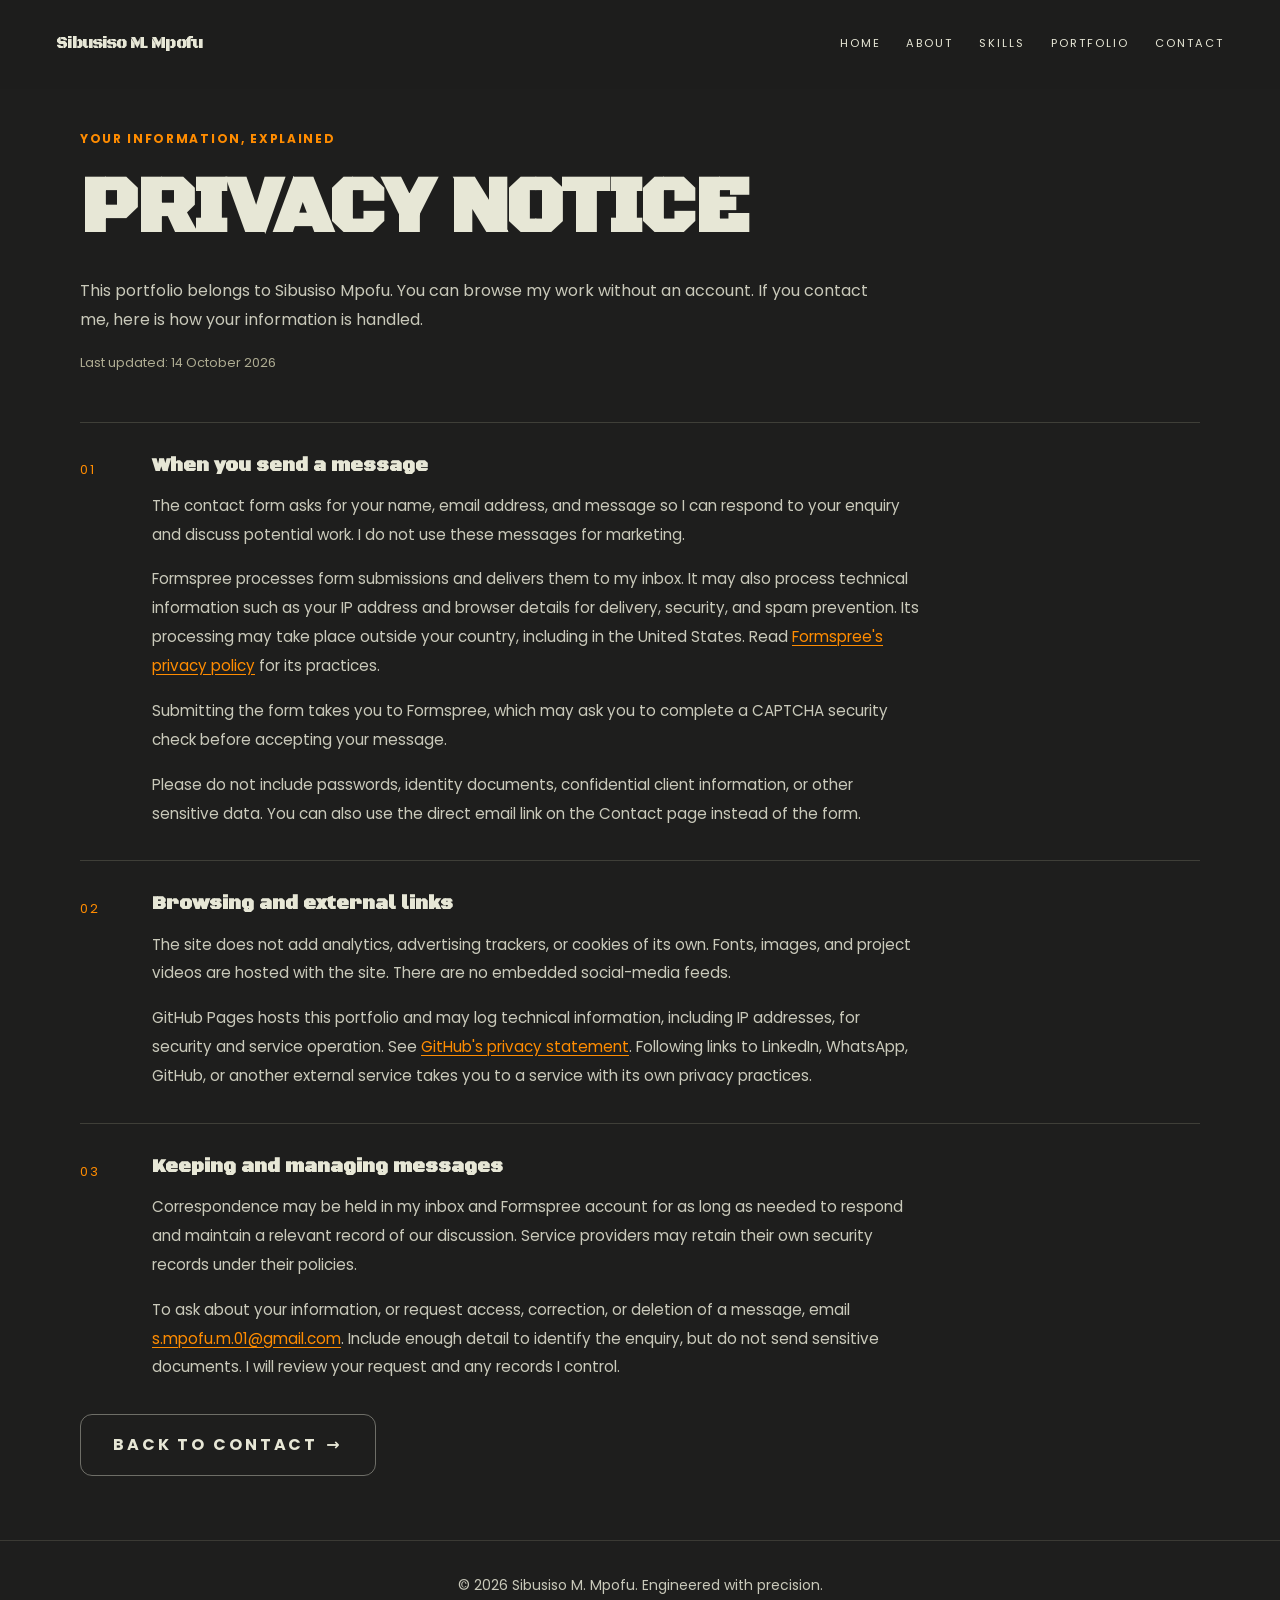
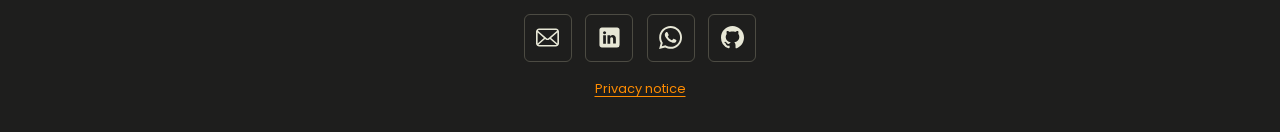
<file: privacy.html>
<!doctype html>
<html lang="en">
<head>
    <meta charset="utf-8">
    <meta http-equiv="Content-Security-Policy" content="default-src 'self'; script-src 'self'; style-src 'self'; img-src 'self' data:; font-src 'self'; media-src 'self'; connect-src 'self' https://formspree.io; form-action https://formspree.io; object-src 'none'; base-uri 'self'">
    <meta name="referrer" content="strict-origin-when-cross-origin">
    <meta name="viewport" content="width=device-width, initial-scale=1">
    <meta name="description" content="How Sibusiso Mpofu's portfolio handles contact messages, hosting information, and your privacy.">
    <title>Privacy notice | Sibusiso M. Mpofu</title>
    <link rel="canonical" href="https://sbuda47.github.io/Portfolio/privacy.html">
    <link rel="icon" href="favicon.ico">
    <link rel="stylesheet" href="css/style.css?v=20261025-spacing">
</head>
<body class="bg-brandBlack text-brandOffwhite font-poppins antialiased">
    <a href="#main-content" class="skip-link">Skip to main content</a>
    <!-- Shared header start -->
    <header class="site-header fixed top-0 left-0 w-full z-50 bg-brandBlack/90 backdrop-blur-md border-b border-brandSlate/20">
        <nav class="max-w-7xl mx-auto px-6 h-20 flex items-center justify-between">
            <div class="text-2xl font-gothic tracking-tighter text-brandOffwhite">Sibusiso M. Mpofu</div>
            <button id="navToggle" class="mobile-nav-toggle" aria-controls="primaryNav" aria-expanded="false" aria-label="Toggle navigation">
                <span class="sr-only">Menu</span>
                <svg width="24" height="24" viewBox="0 0 24 24" fill="none" stroke="currentColor" stroke-width="2" stroke-linecap="round" stroke-linejoin="round" aria-hidden="true">
                    <path d="M3 6h18M3 12h18M3 18h18"></path>
                </svg>
            </button>
            <ul id="primaryNav" class="flex space-x-8 font-poppins tracking-widest uppercase text-sm">
                <li><a href="index.html" class="nav-link transition-colors">Home</a></li>
                <li><a href="about.html" class="nav-link transition-colors">About</a></li>
                <li><a href="skills.html" class="nav-link transition-colors">Skills</a></li>
                <li><a href="portfolio.html" class="nav-link transition-colors">Portfolio</a></li>
                <li><a href="contact.html" class="nav-link transition-colors">Contact</a></li>
            </ul>
        </nav>
    </header>
    <!-- Shared header end -->

    <main id="main-content" class="privacy-page">
        <header class="privacy-intro">
            <p class="contact-eyebrow">Your information, explained</p>
            <h1>Privacy notice</h1>
            <p>This portfolio belongs to Sibusiso Mpofu. You can browse my work without an account. If you contact me, here is how your information is handled.</p>
            <p class="privacy-updated">Last updated: 14 October 2026</p>
        </header>
        <section class="privacy-section" aria-labelledby="privacy-contact">
            <span class="privacy-number" aria-hidden="true">01</span>
            <div>
                <h2 id="privacy-contact">When you send a message</h2>
                <p>The contact form asks for your name, email address, and message so I can respond to your enquiry and discuss potential work. I do not use these messages for marketing.</p>
                <p>Formspree processes form submissions and delivers them to my inbox. It may also process technical information such as your IP address and browser details for delivery, security, and spam prevention. Its processing may take place outside your country, including in the United States. Read <a href="https://formspree.io/legal/privacy-policy/" target="_blank" rel="noopener noreferrer">Formspree's privacy policy</a> for its practices.</p>
                <p>Submitting the form takes you to Formspree, which may ask you to complete a CAPTCHA security check before accepting your message.</p>
                <p>Please do not include passwords, identity documents, confidential client information, or other sensitive data. You can also use the direct email link on the Contact page instead of the form.</p>
            </div>
        </section>
        <section class="privacy-section" aria-labelledby="privacy-hosting">
            <span class="privacy-number" aria-hidden="true">02</span>
            <div>
                <h2 id="privacy-hosting">Browsing and external links</h2>
                <p>The site does not add analytics, advertising trackers, or cookies of its own. Fonts, images, and project videos are hosted with the site. There are no embedded social-media feeds.</p>
                <p>GitHub Pages hosts this portfolio and may log technical information, including IP addresses, for security and service operation. See <a href="https://docs.github.com/en/site-policy/privacy-policies/github-general-privacy-statement" target="_blank" rel="noopener noreferrer">GitHub's privacy statement</a>. Following links to LinkedIn, WhatsApp, GitHub, or another external service takes you to a service with its own privacy practices.</p>
            </div>
        </section>
        <section class="privacy-section" aria-labelledby="privacy-requests">
            <span class="privacy-number" aria-hidden="true">03</span>
            <div>
                <h2 id="privacy-requests">Keeping and managing messages</h2>
                <p>Correspondence may be held in my inbox and Formspree account for as long as needed to respond and maintain a relevant record of our discussion. Service providers may retain their own security records under their policies.</p>
                <p>To ask about your information, or request access, correction, or deletion of a message, email <a href="mailto:s.mpofu.m.01@gmail.com">s.mpofu.m.01@gmail.com</a>. Include enough detail to identify the enquiry, but do not send sensitive documents. I will review your request and any records I control.</p>
            </div>
        </section>
        <a href="contact.html" class="btn btn-outline">Back to Contact <span aria-hidden="true">→</span></a>
    </main>
    <footer class="border-t border-brandSlate/20 py-8 text-center text-sm text-brandSlate">
        <p>&copy; 2026 Sibusiso M. Mpofu. Engineered with precision.</p>
        <nav class="contact-social-links site-footer-socials" aria-label="Contact links">
            <a class="contact-social-link" href="mailto:s.mpofu.m.01@gmail.com" aria-label="Email Sibusiso" title="Email">
                <span class="contact-social-icon" data-social="email" aria-hidden="true"></span>
            </a>
            <a class="contact-social-link" href="https://www.linkedin.com/in/sibusiso-mpofu-595b492bb" target="_blank" rel="noopener noreferrer" aria-label="Sibusiso on LinkedIn" title="LinkedIn">
                <span class="contact-social-icon" data-social="linkedin" aria-hidden="true"></span>
            </a>
            <a class="contact-social-link" href="https://wa.me/26775365156" target="_blank" rel="noopener noreferrer" aria-label="Message Sibusiso on WhatsApp" title="WhatsApp">
                <span class="contact-social-icon" data-social="whatsapp" aria-hidden="true"></span>
            </a>
            <a class="contact-social-link" href="https://github.com/sbuda47/Portfolio" target="_blank" rel="noopener noreferrer" aria-label="Sibusiso on GitHub" title="GitHub">
                <span class="contact-social-icon" data-social="github" aria-hidden="true"></span>
            </a>
        </nav>
        <p class="site-privacy-link"><a href="privacy.html" aria-current="page">Privacy notice</a></p>
    </footer>
    <script src="js/main.js?v=20261013-release1"></script>
</body>
</html>
</file>
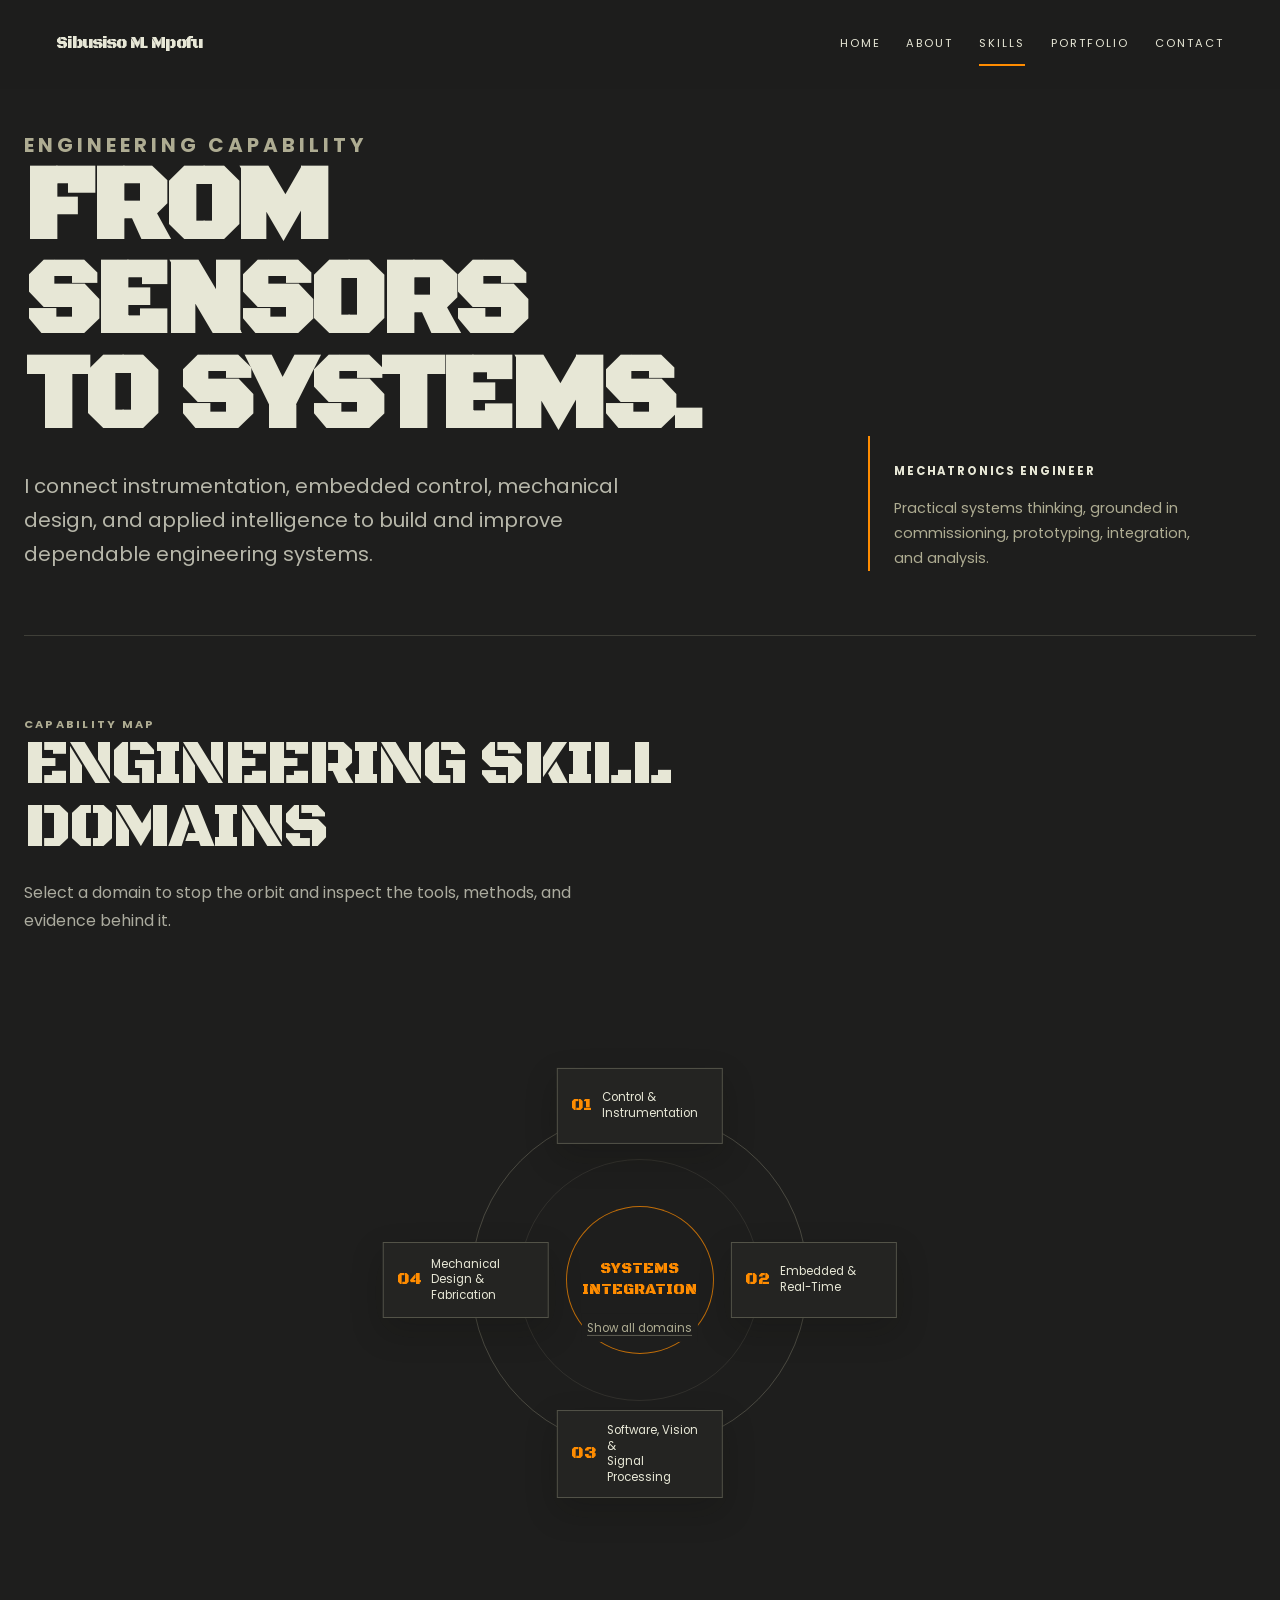
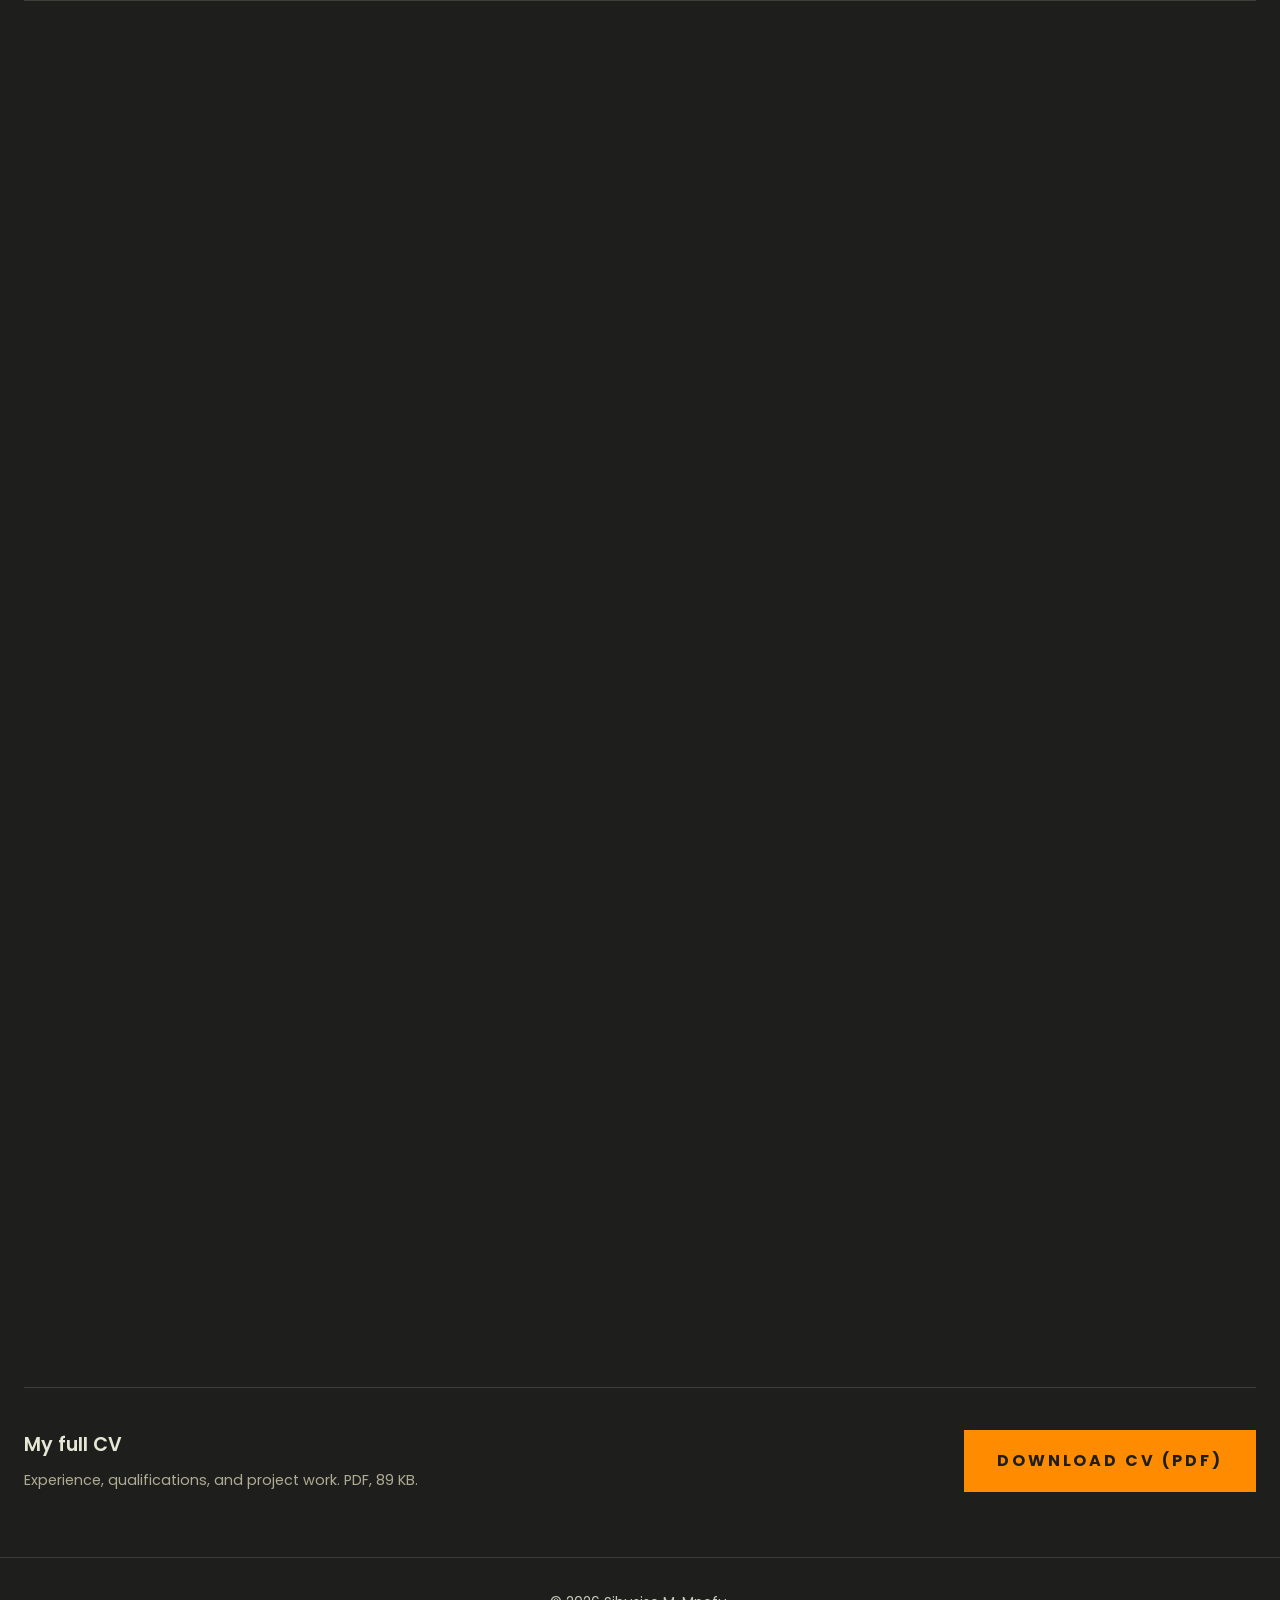
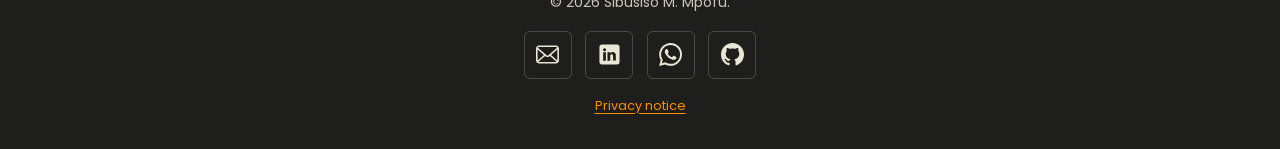
<file: skills.html>
<!doctype html>
<html lang="en" class="scroll-smooth">
<head>
  <meta charset="utf-8">
    <meta http-equiv="Content-Security-Policy" content="default-src 'self'; script-src 'self'; style-src 'self'; img-src 'self' data:; font-src 'self'; media-src 'self'; connect-src 'self' https://formspree.io; form-action https://formspree.io; object-src 'none'; base-uri 'self'">
    <meta name="referrer" content="strict-origin-when-cross-origin">
  <meta name="viewport" content="width=device-width, initial-scale=1">
  <meta name="description" content="Explore Sibusiso Mpofu's engineering capabilities across instrumentation, embedded systems, signal processing, and mechanical design.">
  <title>Skills | Sibusiso M. Mpofu</title>
  <link rel="stylesheet" href="css/style.css?v=20261025-spacing">
    <link rel="canonical" href="https://sbuda47.github.io/Portfolio/skills.html">
    <link rel="icon" href="favicon.ico">
    <meta property="og:title" content="Skills | Sibusiso M. Mpofu">
    <meta property="og:description" content="Explore Sibusiso Mpofu's engineering capabilities across instrumentation, embedded systems, signal processing, and mechanical design.">
    <meta property="og:type" content="website">
    <meta property="og:url" content="https://sbuda47.github.io/Portfolio/skills.html">
    <meta property="og:image" content="https://sbuda47.github.io/Portfolio/assets/images/home-portrait-1024.webp">
</head>
<body class="skills-body bg-brandBlack text-brandOffwhite font-poppins antialiased selection:bg-brandYellow selection:text-brandBlack">
  <a href="#main-content" class="skip-link">Skip to main content</a>
  <!-- Shared header start -->
  <header class="site-header fixed top-0 left-0 w-full z-50 bg-brandBlack/90 backdrop-blur-md border-b border-brandSlate/20">
    <nav class="max-w-7xl mx-auto px-6 h-20 flex items-center justify-between">
      <div class="text-2xl font-gothic tracking-tighter text-brandOffwhite">Sibusiso M. Mpofu</div>
      <button id="navToggle" class="mobile-nav-toggle" aria-controls="primaryNav" aria-expanded="false" aria-label="Toggle navigation">
        <span class="sr-only">Menu</span>
        <svg width="24" height="24" viewBox="0 0 24 24" fill="none" stroke="currentColor" stroke-width="2" stroke-linecap="round" stroke-linejoin="round" aria-hidden="true">
          <path d="M3 6h18M3 12h18M3 18h18"></path>
        </svg>
      </button>
      <ul id="primaryNav" class="flex space-x-8 font-poppins tracking-widest uppercase text-sm">
        <li><a href="index.html" class="nav-link transition-colors">Home</a></li>
        <li><a href="about.html" class="nav-link transition-colors">About</a></li>
        <li><a href="skills.html" class="nav-link transition-colors" aria-current="page">Skills</a></li>
        <li><a href="portfolio.html" class="nav-link transition-colors">Portfolio</a></li>
        <li><a href="contact.html" class="nav-link transition-colors">Contact</a></li>
      </ul>
    </nav>
  </header>
  <!-- Shared header end -->

  <main id="main-content" class="skills-page">
    <section class="skills-intro" aria-labelledby="skillsTitle" data-reveal>
      <div class="skills-intro-copy">
        <p class="skills-kicker">Engineering capability</p>
        <h1 id="skillsTitle" class="section-heading font-gothic uppercase tracking-tighter">From sensors<br>to systems.</h1>
        <p>I connect instrumentation, embedded control, mechanical design, and applied intelligence to build and improve dependable engineering systems.</p>
      </div>
      <div class="skills-intro-note" aria-label="Professional focus">
        <span>Mechatronics engineer</span>
        <p>Practical systems thinking, grounded in commissioning, prototyping, integration, and analysis.</p>
      </div>
    </section>

    <section class="skills-explorer" aria-labelledby="skillsExplorerTitle">
      <div class="skills-section-heading" data-reveal>
        <p class="skills-kicker">Capability map</p>
        <h2 id="skillsExplorerTitle" class="font-gothic">Engineering skill domains</h2>
        <p>Select a domain to stop the orbit and inspect the tools, methods, and evidence behind it.</p>
      </div>
      <div class="skills-legend" aria-label="Skill evidence key" data-reveal>
        <span><i class="skills-evidence-mark" aria-hidden="true"></i> Applied in project or work</span>
        <span><i class="skills-knowledge-mark" aria-hidden="true"></i> Working knowledge</span>
      </div>

      <div class="skills-explorer-layout" data-skills-state="idle">
        <nav class="skills-orbit" aria-label="Explore skill domains" aria-describedby="skillsOrbitHelp">
          <span class="skills-orbit-ring" aria-hidden="true"></span>
          <span class="skills-orbit-center font-gothic" aria-hidden="true">Systems<br>integration</span>
          <button type="button" class="skills-orbit-node" data-skill-filter="control" data-orbit-index="0" aria-controls="skill-control" aria-pressed="false">
            <span class="skills-node-number">01</span><span>Control &amp;<br>Instrumentation</span>
          </button>
          <button type="button" class="skills-orbit-node" data-skill-filter="embedded" data-orbit-index="1" aria-controls="skill-embedded" aria-pressed="false">
            <span class="skills-node-number">02</span><span>Embedded &amp;<br>Real-Time</span>
          </button>
          <button type="button" class="skills-orbit-node" data-skill-filter="software" data-orbit-index="2" aria-controls="skill-software" aria-pressed="false">
            <span class="skills-node-number">03</span><span>Software, Vision &amp;<br>Signal Processing</span>
          </button>
          <button type="button" class="skills-orbit-node" data-skill-filter="design" data-orbit-index="3" aria-controls="skill-design" aria-pressed="false">
            <span class="skills-node-number">04</span><span>Mechanical Design &amp;<br>Fabrication</span>
          </button>
          <button type="button" class="skills-show-all" data-skill-filter="all" aria-controls="skillDomains" aria-pressed="false">Show all domains</button>
        </nav>
        <p id="skillsOrbitHelp" class="sr-only">The skill categories rotate when this section is visible. Hover over the orbit or focus a category to pause it. Select a category to display its skills.</p>

        <div id="skillDomains" class="skills-domain-list" aria-live="polite" aria-relevant="additions removals">
          <article id="skill-control" class="skills-domain is-lead" data-skill-domain="control">
            <p class="skills-domain-index">Domain 01</p>
            <h3 class="font-gothic">Control &amp; Instrumentation</h3>
            <p class="skills-domain-summary">Commissioning, verifying, troubleshooting, and improving industrial measurement and control systems.</p>
            <ul class="skills-tags">
              <li class="is-applied">Mahalanobis health indexing</li>
              <li class="is-applied">RTDs and thermocouples</li>
              <li class="is-applied">Loop calibration and verification</li>
              <li class="is-applied">Plant commissioning</li>
              <li>PID tuning</li>
              <li>Fuzzy Logic</li>
              <li>PLC and DCS architectures</li>
              <li>Pressure transmitters and MOVs</li>
              <li>Predictive and preventive maintenance</li>
              <li>LOTO and safety procedures</li>
            </ul>
            <p class="skills-used-in"><strong>Applied in</strong> Morupule B attachment, hospital oxygen plant commissioning, OPTIBELT, and MD-HI.</p>
          </article>

          <article id="skill-embedded" class="skills-domain" data-skill-domain="embedded" hidden>
            <p class="skills-domain-index">Domain 02</p>
            <h3 class="font-gothic">Embedded &amp; Real-Time Systems</h3>
            <p class="skills-domain-summary">Connecting sensors, firmware, communications, and edge hardware into responsive physical systems.</p>
            <ul class="skills-tags">
              <li class="is-applied">STM32 firmware</li>
              <li class="is-applied">Jetson Nano edge deployment</li>
              <li class="is-applied">Arduino</li>
              <li class="is-applied">UART integration</li>
              <li>ESP32 prototyping</li>
              <li>C and C++</li>
              <li>SPI, I2C, and PWM</li>
              <li>Modbus</li>
              <li>Real-time control loops</li>
              <li>Hardware-software integration</li>
            </ul>
            <p class="skills-used-in"><strong>Applied in</strong> OPTIBELT edge deployment and BIUST embedded systems labs.</p>
          </article>

          <article id="skill-software" class="skills-domain" data-skill-domain="software" hidden>
            <p class="skills-domain-index">Domain 03</p>
            <h3 class="font-gothic">Software, Vision &amp; Signal Processing</h3>
            <p class="skills-domain-summary">Turning sensor, image, and operational data into useful diagnostics and engineering decisions.</p>
            <ul class="skills-tags">
              <li class="is-applied">Python</li>
              <li class="is-applied">NumPy and Pandas</li>
              <li class="is-applied">SciPy</li>
              <li class="is-applied">YOLOv8</li>
              <li class="is-applied">Savitzky-Golay filtering</li>
              <li class="is-applied">Welch spectral analysis</li>
              <li class="is-applied">Data quality checks and gap handling</li>
              <li>Scikit-learn</li>
              <li>MATLAB and Simulink</li>
              <li>PCM encoding and NRZ-L line coding</li>
            </ul>
            <p class="skills-used-in"><strong>Applied in</strong> OPTIBELT, MD-HI, and Botho Hacks.</p>
          </article>

          <article id="skill-design" class="skills-domain" data-skill-domain="design" hidden>
            <p class="skills-domain-index">Domain 04</p>
            <h3 class="font-gothic">Mechanical Design &amp; Fabrication</h3>
            <p class="skills-domain-summary">Developing practical mechanical and electrical designs that can be fabricated, assembled, maintained, and documented.</p>
            <ul class="skills-tags">
              <li class="is-applied">SolidWorks</li>
              <li class="is-applied">Fusion 360</li>
              <li>Proteus</li>
              <li>Multisim</li>
              <li>Technical documentation</li>
              <li>Maintenance planning</li>
              <li>Safety procedures</li>
            </ul>
            <p class="skills-used-in"><strong>Applied in</strong> engineering coursework, project development, and plant attachment work.</p>
          </article>
        </div>
      </div>
    </section>

    <section class="skills-experience" aria-labelledby="experienceTitle" data-reveal>
      <div class="skills-section-heading">
        <p class="skills-kicker">Evidence in practice</p>
        <h2 id="experienceTitle" class="font-gothic">Where I have applied it</h2>
      </div>
      <ol class="skills-timeline">
        <li>
          <div class="skills-timeline-heading"><h3>Final-year project: OPTIBELT</h3><time datetime="2026">2026</time></div>
          <p class="skills-timeline-place">BIUST</p>
          <p>Led the development of the Mahalanobis Distance health index for a modular belt and stockpile monitoring platform, while contributing to the team's LiDAR and YOLOv8 vision work, Jetson Nano edge deployment, and STM32 UART integration.</p>
        </li>
        <li>
          <div class="skills-timeline-heading"><h3>Commissioning Engineer (Volunteer)</h3><span>Dec 2025 to Jan 2026</span></div>
          <p class="skills-timeline-place">Kanye Adventist Hospital Oxygen Plant</p>
          <p>Supported medical-grade oxygen plant commissioning through pressure regulation checks, flow logic validation, and clinical handover.</p>
        </li>
        <li>
          <div class="skills-timeline-heading"><h3>Student Engineer, Control &amp; Instrumentation</h3><span>Feb to Jul 2024, 22 weeks</span></div>
          <p class="skills-timeline-place">Morupule B Power Station, Botswana Power Corporation</p>
          <p>Worked on fault isolation, loop calibration, RTD and thermocouple verification, and commissioning support during startup and outage work.</p>
        </li>
        <li>
          <div class="skills-timeline-heading"><h3>Teaching Assistant</h3><span>BIUST</span></div>
          <p class="skills-timeline-place">Microcontroller and Circuit Integration labs</p>
          <p>Led Arduino and embedded systems labs and mentored students in hardware-software integration and debugging.</p>
        </li>
      </ol>
    </section>

    <section class="skills-recognition" aria-labelledby="recognitionTitle" data-reveal>
      <p class="skills-kicker">Milestones</p>
      <h2 id="recognitionTitle" class="font-gothic">Recognition &amp; leadership</h2>
      <ul class="skills-recognition-list">
        <li><strong>Best Final Year Project, BEng Mechatronics and Industrial Instrumentation Class of 2026</strong><span>BOCRA Award</span></li>
        <li><strong>1st place, Botho Hacks 2024</strong><span>AI computer vision system for wildlife detection and ecosystem monitoring</span></li>
        <li><strong>President, BIUST Adventist Fellowship Club</strong></li>
        <li><strong>Secretary, Institute of Robotics, Instrumentation and Hardware</strong></li>
        <li><strong>Organizing team, Deep Learning IndabaX Botswana</strong></li>
        <li><strong>Cambridge IGCSE High Achievement Award, 2020</strong><span>Design and Technology</span></li>
      </ul>
    </section>
    <div class="skills-cv-download">
      <div>
        <p class="skills-cv-title">My full CV</p>
        <p>Experience, qualifications, and project work. PDF, 89 KB.</p>
      </div>
      <a class="btn btn-primary" href="assets/docs/Sibusiso_Mpofu_CV.pdf" download="Sibusiso_Mpofu_CV.pdf" type="application/pdf">Download CV (PDF)</a>
    </div>
  </main>

  <footer class="border-t border-brandSlate/20 py-8 text-center text-sm text-brandSlate">
      <p>&copy; 2026 Sibusiso M. Mpofu.</p>
      <nav class="contact-social-links site-footer-socials" aria-label="Contact links">
          <a class="contact-social-link" href="mailto:s.mpofu.m.01@gmail.com" aria-label="Email Sibusiso" title="Email">
              <span class="contact-social-icon" data-social="email" aria-hidden="true"></span>
          </a>
          <a class="contact-social-link" href="https://www.linkedin.com/in/sibusiso-mpofu-595b492bb" target="_blank" rel="noopener noreferrer" aria-label="Sibusiso on LinkedIn" title="LinkedIn">
              <span class="contact-social-icon" data-social="linkedin" aria-hidden="true"></span>
          </a>
          <a class="contact-social-link" href="https://wa.me/26775365156" target="_blank" rel="noopener noreferrer" aria-label="Message Sibusiso on WhatsApp" title="WhatsApp">
              <span class="contact-social-icon" data-social="whatsapp" aria-hidden="true"></span>
          </a>
          <a class="contact-social-link" href="https://github.com/sbuda47/Portfolio" target="_blank" rel="noopener noreferrer" aria-label="Sibusiso on GitHub" title="GitHub">
              <span class="contact-social-icon" data-social="github" aria-hidden="true"></span>
          </a>
      </nav>
      <p class="site-privacy-link"><a href="privacy.html">Privacy notice</a></p>
  </footer>

  <script src="js/main.js?v=20261013-release1"></script>
</body>
</html>
</file>
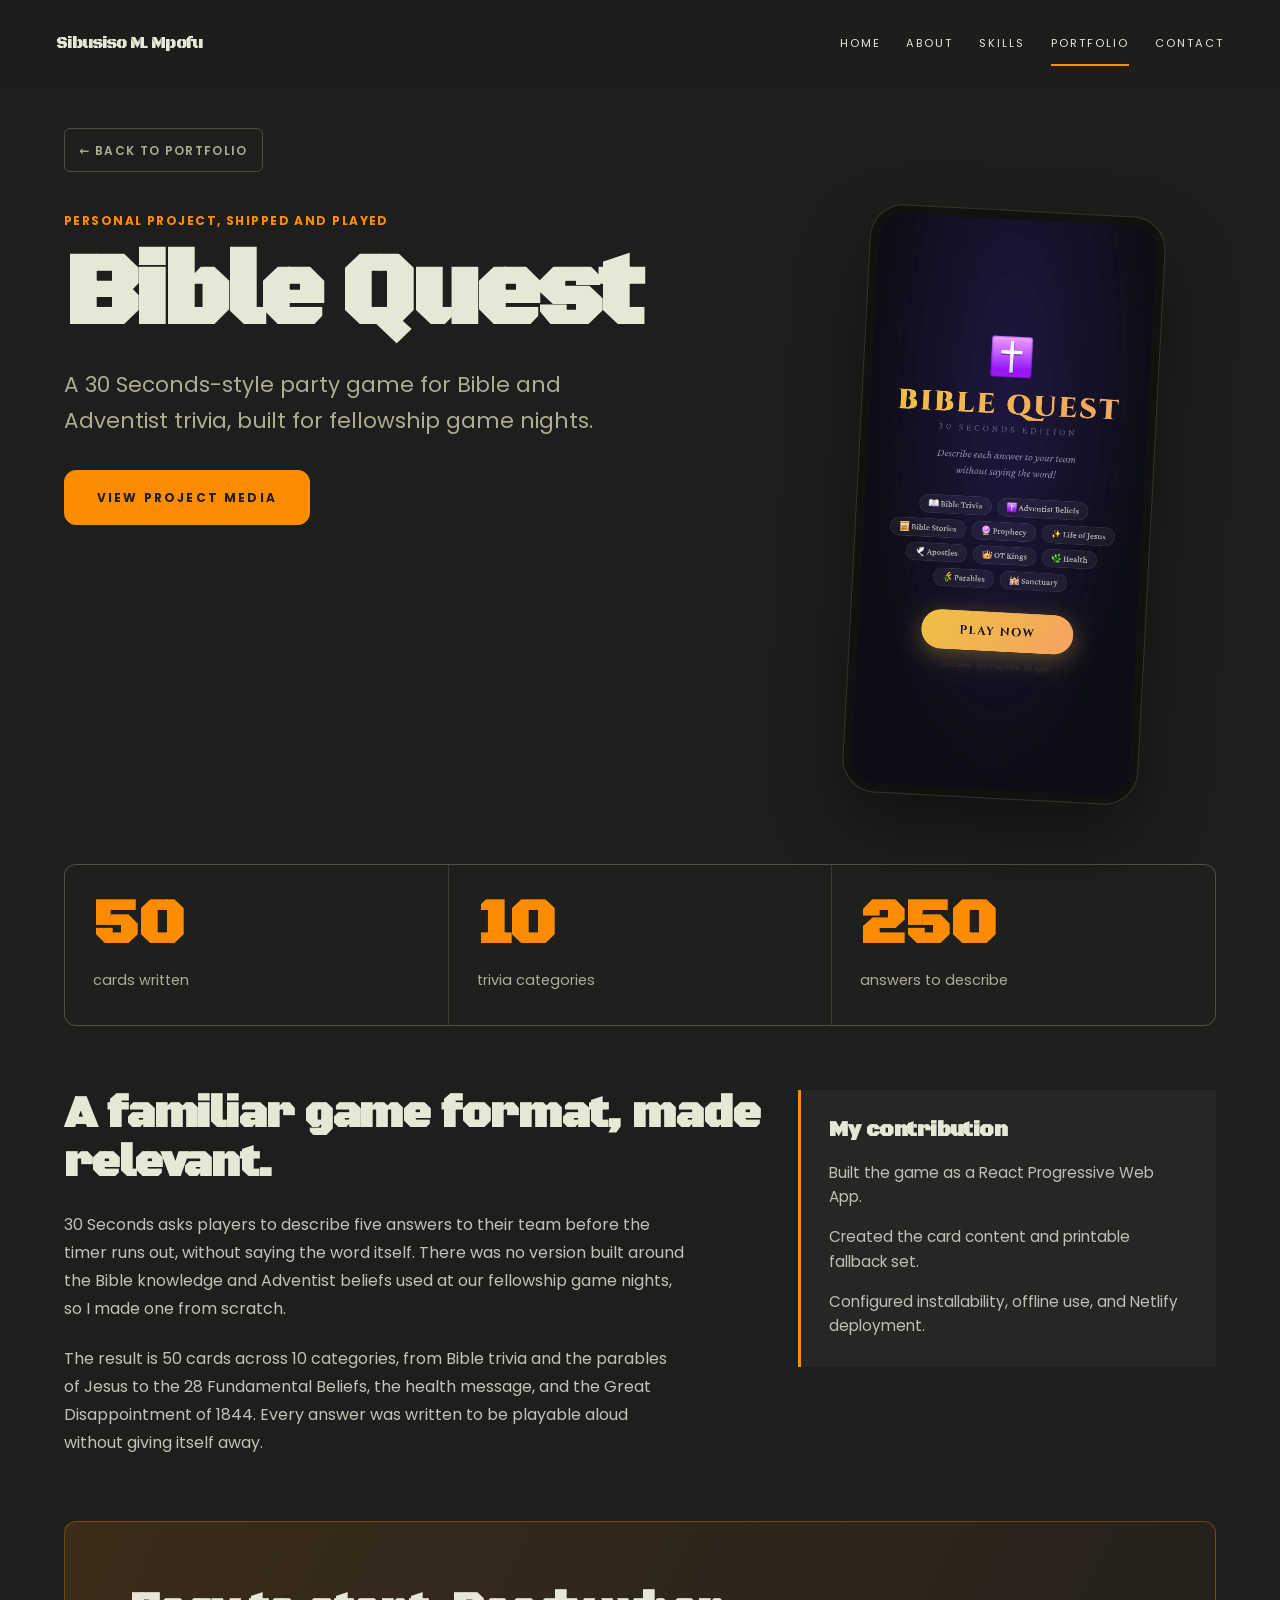
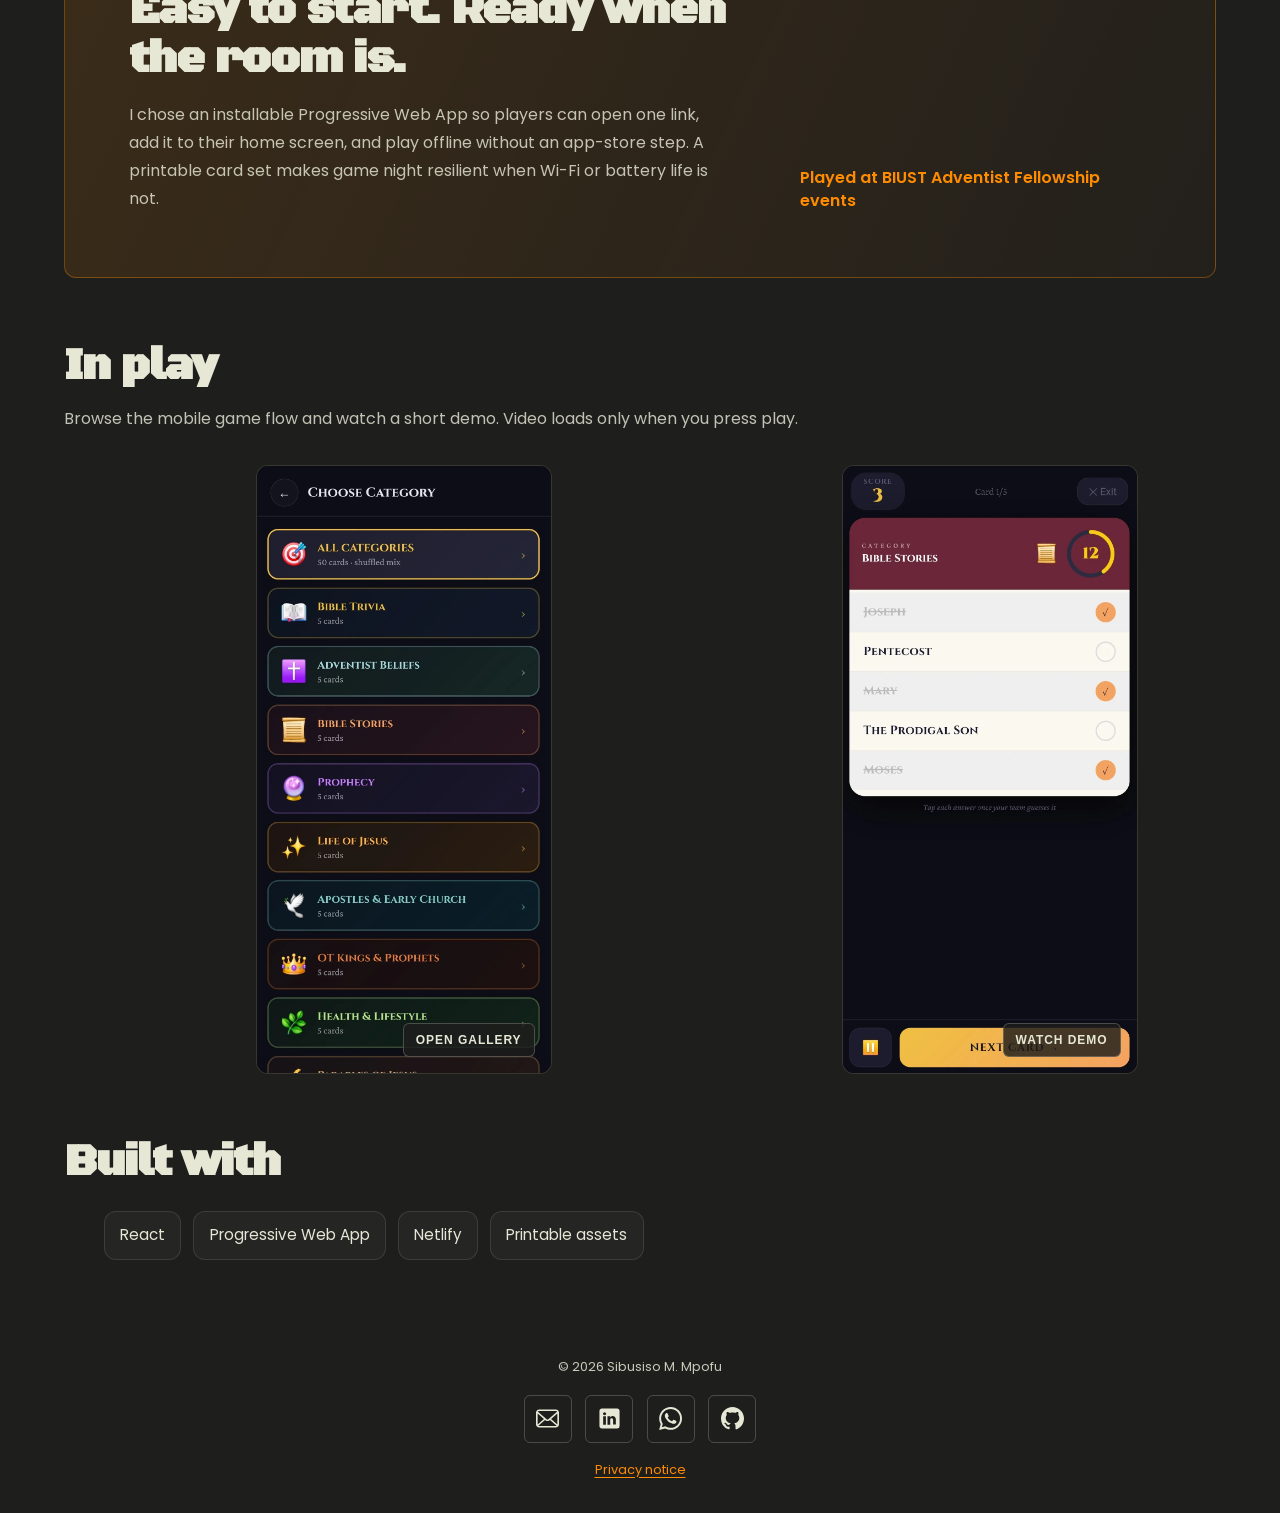
<file: projects/project-bible-quest.html>
<!doctype html>
<html lang="en" class="scroll-smooth">
<head>
  <meta charset="utf-8">
    <meta http-equiv="Content-Security-Policy" content="default-src 'self'; script-src 'self'; style-src 'self'; img-src 'self' data:; font-src 'self'; media-src 'self'; connect-src 'self' https://formspree.io; form-action https://formspree.io; object-src 'none'; base-uri 'self'">
    <meta name="referrer" content="strict-origin-when-cross-origin">
  <meta name="viewport" content="width=device-width,initial-scale=1">
  <meta name="description" content="Bible Quest is an installable party-game PWA for Bible and Adventist trivia, created for fellowship game nights.">
  <title>Bible Quest | Project</title>
  <link rel="stylesheet" href="../css/style.css?v=20261025-spacing">
    <link rel="canonical" href="https://sbuda47.github.io/Portfolio/projects/project-bible-quest.html">
    <link rel="icon" href="../favicon.ico">
    <meta property="og:title" content="Bible Quest | Project">
    <meta property="og:description" content="Bible Quest is an installable party-game PWA for Bible and Adventist trivia, created for fellowship game nights.">
    <meta property="og:type" content="website">
    <meta property="og:url" content="https://sbuda47.github.io/Portfolio/projects/project-bible-quest.html">
    <meta property="og:image" content="https://sbuda47.github.io/Portfolio/assets/images/project-thumbnails/bible-quest-1440.webp">
</head>
<body class="bg-brandBlack text-brandOffwhite font-poppins antialiased selection:bg-brandYellow selection:text-brandBlack" data-gallery="bible-quest">
  <a href="#main-content" class="skip-link">Skip to main content</a>

  <header class="site-header fixed top-0 left-0 w-full z-50 bg-brandBlack/90 backdrop-blur-md border-b border-brandSlate/20">
    <nav class="max-w-7xl mx-auto px-6 h-20 flex items-center justify-between">
      <div class="text-2xl font-gothic tracking-tighter text-brandOffwhite">Sibusiso M. Mpofu</div>
      <button id="navToggle" class="mobile-nav-toggle" aria-controls="primaryNav" aria-expanded="false" aria-label="Toggle navigation">
        <span class="sr-only">Menu</span>
        <svg width="24" height="24" viewBox="0 0 24 24" fill="none" stroke="currentColor" stroke-width="2" stroke-linecap="round" stroke-linejoin="round" aria-hidden="true">
          <path d="M3 6h18M3 12h18M3 18h18"></path>
        </svg>
      </button>
      <ul id="primaryNav" class="flex space-x-8 font-poppins tracking-widest uppercase text-sm">
        <li><a href="../index.html" class="nav-link transition-colors">Home</a></li>
        <li><a href="../about.html" class="nav-link transition-colors">About</a></li>
        <li><a href="../skills.html" class="nav-link transition-colors">Skills</a></li>
        <li><a href="../portfolio.html" class="nav-link transition-colors" aria-current="page">Portfolio</a></li>
        <li><a href="../contact.html" class="nav-link transition-colors">Contact</a></li>
      </ul>
    </nav>
  </header>

  <main id="main-content" class="bible-quest-page">
    <div class="bq-shell">
      <a href="../portfolio.html" class="bq-back-link">&larr; Back to portfolio</a>

      <section class="bq-hero" aria-labelledby="bq-title">
        <div class="bq-hero-copy">
          <p class="bq-eyebrow">Personal project, shipped and played</p>
          <h1 id="bq-title">Bible Quest</h1>
          <p class="bq-lede">A 30 Seconds-style party game for Bible and Adventist trivia, built for fellowship game nights.</p>
          <a href="#project-media" class="btn btn-primary bq-hero-action">View project media</a>
        </div>

        <figure class="bq-device-frame">
          <img src="../assets/images/BQ_1.webp" alt="Bible Quest mobile game screen" width="1080" height="2203" fetchpriority="high">
        </figure>
      </section>

      <section class="bq-facts" aria-label="Bible Quest at a glance">
        <div><strong>50</strong><span>cards written</span></div>
        <div><strong>10</strong><span>trivia categories</span></div>
        <div><strong>250</strong><span>answers to describe</span></div>
      </section>

      <section class="bq-story" aria-label="Project story">
        <div class="bq-story-copy">
          <h2>A familiar game format, made relevant.</h2>
          <p>30 Seconds asks players to describe five answers to their team before the timer runs out, without saying the word itself. There was no version built around the Bible knowledge and Adventist beliefs used at our fellowship game nights, so I made one from scratch.</p>
          <p>The result is 50 cards across 10 categories, from Bible trivia and the parables of Jesus to the 28 Fundamental Beliefs, the health message, and the Great Disappointment of 1844. Every answer was written to be playable aloud without giving itself away.</p>
        </div>

        <aside class="bq-role" aria-labelledby="role-heading">
          <h2 id="role-heading">My contribution</h2>
          <ul>
            <li>Built the game as a React Progressive Web App.</li>
            <li>Created the card content and printable fallback set.</li>
            <li>Configured installability, offline use, and Netlify deployment.</li>
          </ul>
        </aside>
      </section>

      <section class="bq-delivery" aria-labelledby="delivery-heading">
        <div class="bq-delivery-content">
          <h2 id="delivery-heading">Easy to start. Ready when the room is.</h2>
          <p>I chose an installable Progressive Web App so players can open one link, add it to their home screen, and play offline without an app-store step. A printable card set makes game night resilient when Wi-Fi or battery life is not.</p>
        </div>
        <p class="bq-status">Played at BIUST Adventist Fellowship events</p>
      </section>

      <section id="project-media" class="bq-media-section" aria-labelledby="media-heading">
        <div class="bq-section-heading">
          <h2 id="media-heading">In play</h2>
          <p>Browse the mobile game flow and watch a short demo. Video loads only when you press play.</p>
          <noscript><a href="../assets/images/BibleQuest-optimized.mp4">Watch the demo (MP4)</a></noscript>
        </div>
        <div class="bq-media-grid">
          <button type="button" class="bq-media-primary gallery-item" data-index="0" aria-label="Open Bible Quest media gallery">
            <img src="../assets/images/BQ_2.webp" alt="Bible Quest game screen showing a question card" loading="lazy" width="1080" height="2203">
            <span>Open gallery</span>
          </button>
          <button type="button" class="bq-media-secondary gallery-item" data-index="6" aria-label="Watch Bible Quest demo video">
            <img src="../assets/images/BQ_5.webp" alt="Bible Quest mobile game interface" loading="lazy" width="1080" height="2203">
            <span>Watch demo</span>
          </button>
        </div>
      </section>

      <section class="bq-tech" aria-labelledby="tech-heading">
        <h2 id="tech-heading">Built with</h2>
        <ul class="project-badges" aria-label="Technologies used">
          <li class="project-badge">React</li>
          <li class="project-badge">Progressive Web App</li>
          <li class="project-badge">Netlify</li>
          <li class="project-badge">Printable assets</li>
        </ul>
      </section>
    </div>
  </main>

  <div class="gallery-modal" role="dialog" aria-modal="true" aria-label="Bible Quest media gallery" aria-hidden="true">
    <div class="gallery-modal-overlay"></div>
    <button type="button" class="gallery-close" aria-label="Close gallery">&times;</button>
    <button type="button" class="gallery-prev" aria-label="Previous media">&larr;</button>
    <div class="gallery-viewer">
      <img src="../assets/images/BQ_1.webp" alt="Bible Quest screenshot 1" class="gallery-current" loading="lazy" width="1080" height="2203">
      <video class="gallery-current-video" controls playsinline preload="none"></video>
      <div class="gallery-caption"></div>
    </div>
    <button type="button" class="gallery-next" aria-label="Next media">&rarr;</button>
  </div>

  <footer class="bq-footer text-center">
      <p>&copy; 2026 Sibusiso M. Mpofu</p>
      <nav class="contact-social-links site-footer-socials" aria-label="Contact links">
          <a class="contact-social-link" href="mailto:s.mpofu.m.01@gmail.com" aria-label="Email Sibusiso" title="Email">
              <span class="contact-social-icon" data-social="email" aria-hidden="true"></span>
          </a>
          <a class="contact-social-link" href="https://www.linkedin.com/in/sibusiso-mpofu-595b492bb" target="_blank" rel="noopener noreferrer" aria-label="Sibusiso on LinkedIn" title="LinkedIn">
              <span class="contact-social-icon" data-social="linkedin" aria-hidden="true"></span>
          </a>
          <a class="contact-social-link" href="https://wa.me/26775365156" target="_blank" rel="noopener noreferrer" aria-label="Message Sibusiso on WhatsApp" title="WhatsApp">
              <span class="contact-social-icon" data-social="whatsapp" aria-hidden="true"></span>
          </a>
          <a class="contact-social-link" href="https://github.com/sbuda47/Portfolio" target="_blank" rel="noopener noreferrer" aria-label="Sibusiso on GitHub" title="GitHub">
              <span class="contact-social-icon" data-social="github" aria-hidden="true"></span>
          </a>
      </nav>
      <p class="site-privacy-link"><a href="../privacy.html">Privacy notice</a></p>
  </footer>
  <script src="../js/main.js?v=20261013-release1"></script>
</body>
</html>
</file>
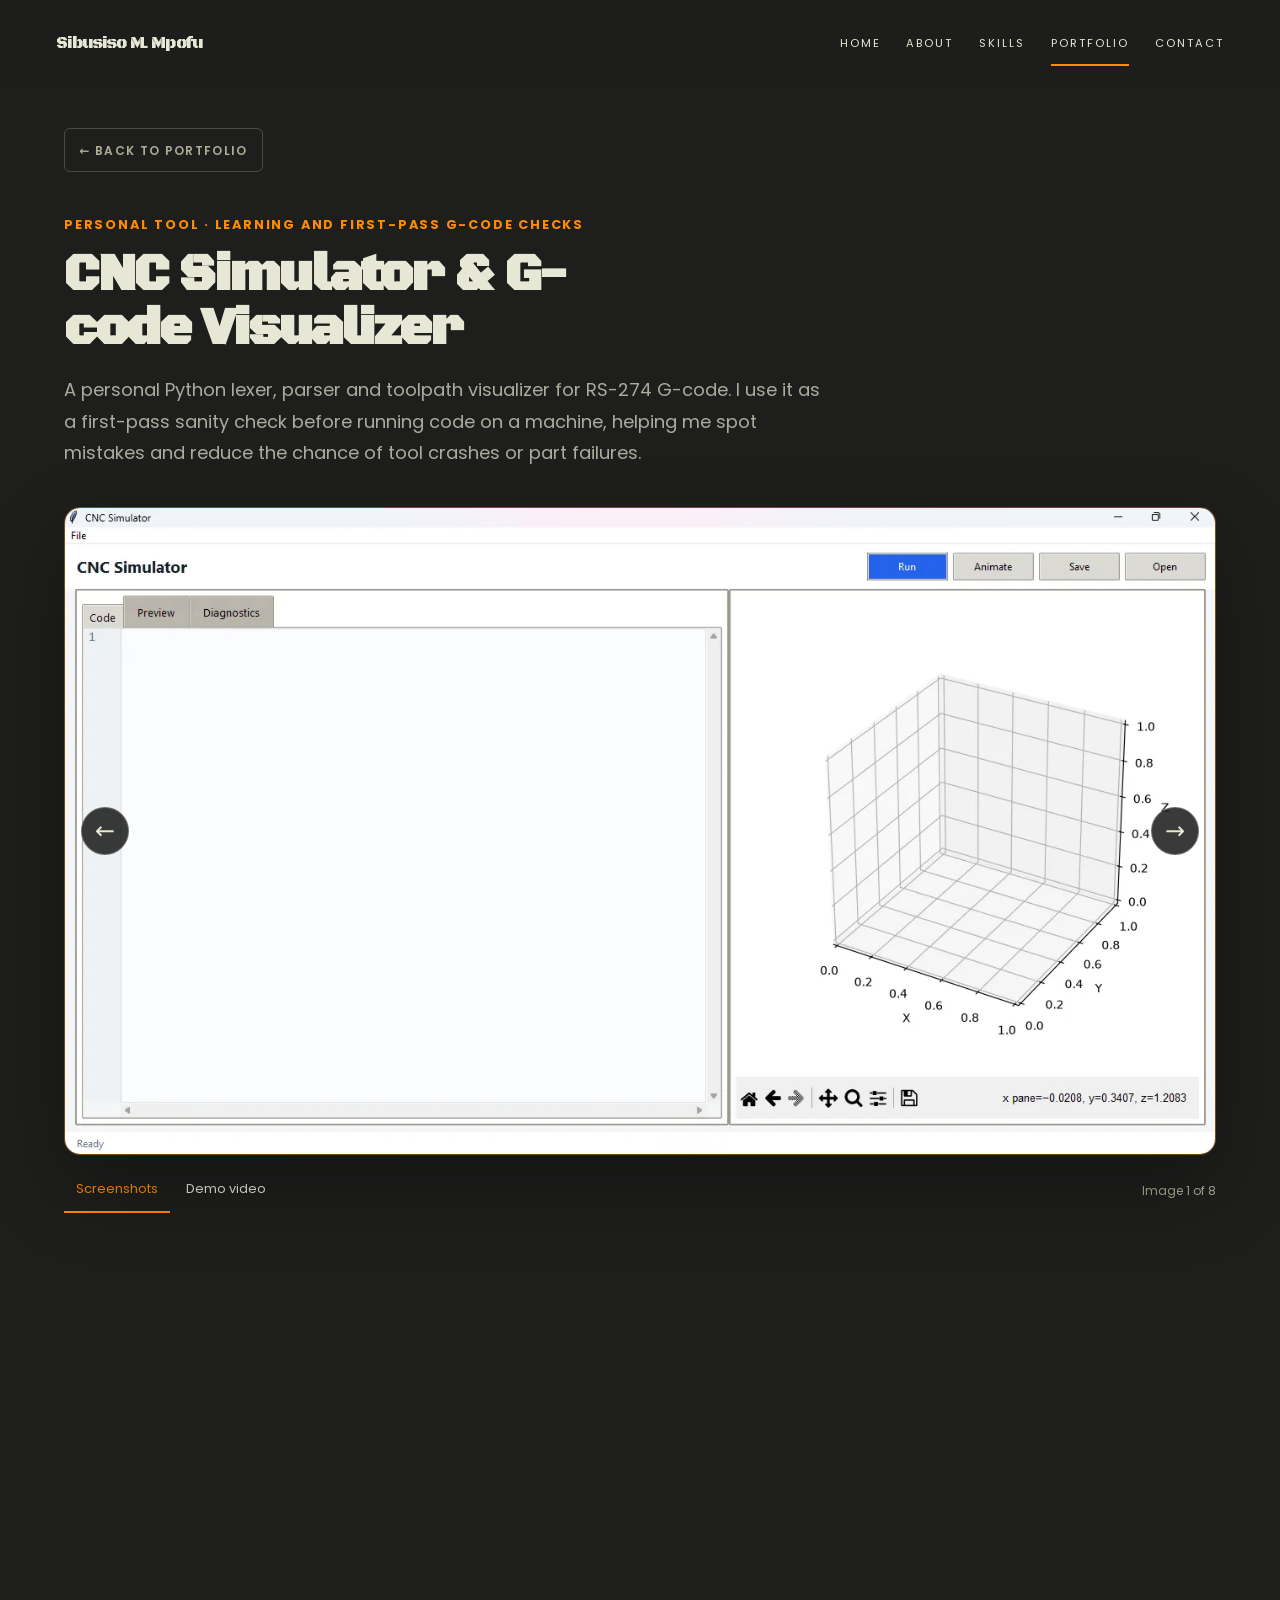
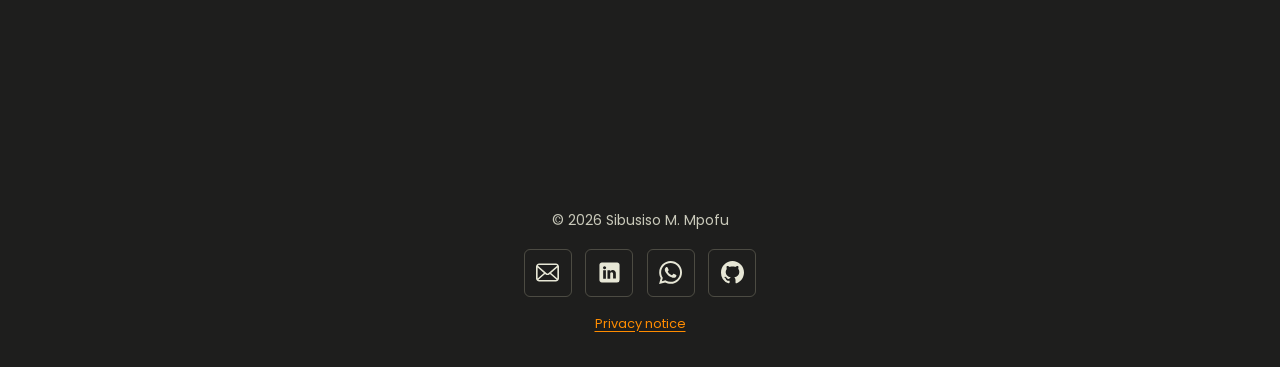
<file: projects/project-cnc-simulator.html>
<!doctype html>
<html lang="en" class="scroll-smooth">
<head>
  <meta charset="utf-8">
    <meta http-equiv="Content-Security-Policy" content="default-src 'self'; script-src 'self'; style-src 'self'; img-src 'self' data:; font-src 'self'; media-src 'self'; connect-src 'self' https://formspree.io; form-action https://formspree.io; object-src 'none'; base-uri 'self'">
    <meta name="referrer" content="strict-origin-when-cross-origin">
  <meta name="viewport" content="width=device-width,initial-scale=1">
  <title>CNC Simulator — Project</title>
    <meta name="description" content="A personal Python G-code lexer, parser and toolpath visualizer built for learning and first-pass checks before running code on a machine. Not a production safety validator.">
  <link rel="stylesheet" href="../css/style.css?v=20261025-spacing">
    <link rel="canonical" href="https://sbuda47.github.io/Portfolio/projects/project-cnc-simulator.html">
    <link rel="icon" href="../favicon.ico">
    <meta property="og:title" content="CNC Simulator — Project">
    <meta property="og:description" content="A personal Python G-code lexer, parser and toolpath visualizer built for learning and first-pass checks before running code on a machine. Not a production safety validator.">
    <meta property="og:type" content="website">
    <meta property="og:url" content="https://sbuda47.github.io/Portfolio/projects/project-cnc-simulator.html">
    <meta property="og:image" content="https://sbuda47.github.io/Portfolio/assets/images/project-thumbnails/cnc-simulator-1440.webp">
</head>
<body class="project-case-study bg-brandBlack text-brandOffwhite font-poppins antialiased selection:bg-brandYellow selection:text-brandBlack px-12 pb-12" data-gallery="cnc">
  <a href="#main-content" class="skip-link">Skip to main content</a>
  <!-- Shared header start -->
  <header class="site-header fixed top-0 left-0 w-full z-50 bg-brandBlack/90 backdrop-blur-md border-b border-brandSlate/20">
    <nav class="max-w-7xl mx-auto px-6 h-20 flex items-center justify-between">
      <div class="text-2xl font-gothic tracking-tighter text-brandOffwhite">Sibusiso M. Mpofu</div>
      <button id="navToggle" class="mobile-nav-toggle" aria-controls="primaryNav" aria-expanded="false" aria-label="Toggle navigation">
        <span class="sr-only">Menu</span>
        <svg width="24" height="24" viewBox="0 0 24 24" fill="none" stroke="currentColor" stroke-width="2" stroke-linecap="round" stroke-linejoin="round" aria-hidden="true">
          <path d="M3 6h18M3 12h18M3 18h18"></path>
        </svg>
      </button>
      <ul id="primaryNav" class="flex space-x-8 font-poppins tracking-widest uppercase text-sm">
        <li><a href="../index.html" class="nav-link transition-colors">Home</a></li>
        <li><a href="../about.html" class="nav-link transition-colors">About</a></li>
        <li><a href="../skills.html" class="nav-link transition-colors">Skills</a></li>
        <li><a href="../portfolio.html" class="nav-link transition-colors" aria-current="page">Portfolio</a></li>
        <li><a href="../contact.html" class="nav-link transition-colors">Contact</a></li>
      </ul>
    </nav>
  </header>
  <!-- Shared header end -->

  <main id="main-content" class="project-page project-cnc">
    <div class="project-shell">
      <div class="mb-12" data-reveal>
        <a href="../portfolio.html" class="project-back-link">&larr; Back to portfolio</a>
      </div>

      <div class="mb-12" data-reveal>
        <span class="project-label">Personal tool · learning and first-pass G-code checks</span>
        <h1 class="section-heading font-gothic mb-4">CNC Simulator & G-code Visualizer</h1>
        <p class="text-lg text-brandOffwhite/70 max-w-3xl leading-relaxed mb-8">A personal Python lexer, parser and toolpath visualizer for RS-274 G-code. I use it as a first-pass sanity check before running code on a machine, helping me spot mistakes and reduce the chance of tool crashes or part failures.</p>
      </div>

      <div class="project-hero-banner mb-8" data-reveal>
        <div class="aspect-video bg-brandSlate/10 overflow-hidden rounded-sm">
          <div class="cnc-showcase">
            <img src="../assets/images/CNC_1.webp" alt="CNC Simulator screenshot 1" class="cnc-showcase-image">
            <video class="cnc-showcase-video" controls playsinline preload="none" poster="../assets/images/CNC_1.webp" hidden></video>
            <button type="button" class="cnc-showcase-prev" aria-label="Previous project media">&larr;</button>
            <button type="button" class="cnc-showcase-next" aria-label="Next project media">&rarr;</button>
          </div>
        </div>
        <div class="media-toolbar">
          <div class="media-tabs" aria-label="Project media">
            <button type="button" data-cnc-images aria-pressed="true">Screenshots</button>
            <button type="button" data-cnc-demo aria-pressed="false">Demo video</button>
          </div>
          <span class="cnc-showcase-caption" aria-live="polite">Image 1 of 8</span>
        </div>
        <noscript><p><a href="../assets/images/cnc-optimized.mp4">Watch the CNC demo (MP4)</a></p></noscript>
      </div>

      <div class="mb-12" data-reveal>
        <div class="project-capabilities mb-8">
          <span class="project-capability">Linear moves</span>
          <span class="project-capability">Arcs</span>
          <span class="project-capability">Canned cycles</span>
          <span class="project-capability">Subprograms</span>
          <span class="project-capability">Unit handling (G20/G21)</span>
          <span class="project-capability">Modal state tracking</span>
        </div>

        <div class="project-badges">
          <span class="project-badge">Python</span>
          <span class="project-badge">Tkinter</span>
          <span class="project-badge">Matplotlib (2D/3D)</span>
        </div>
      </div>

      <div class="project-grid" data-reveal>
        <div>
          <div class="space-y-6">
            <div class="project-card">
              <h2 class="text-xl font-gothic text-brandYellow mb-4">Why I built it</h2>
              <p class="text-brandOffwhite/70 leading-relaxed">I built this for myself to visualise the G-code I was writing, make learning easier and check whether the toolpath matched what I intended. The lexer, parser, machine-state tracking and other features grew from that need.</p>
              <p class="text-brandOffwhite/70 leading-relaxed mt-4">The tool is built for personal and small-batch use, serving as a first-pass sanity check for G-code validation. It's intentionally scoped for the engineering workflow I use, not as a production safety validator.</p>
            </div>
          </div>
        </div>
        <div>
          <div class="space-y-6">
            <div class="project-card">
              <h2 class="text-xl font-gothic text-brandYellow mb-4">What it catches</h2>
              <ul class="list-disc list-inside text-brandOffwhite/70 leading-relaxed space-y-2">
                <li>Malformed or mistyped commands, flagged at the exact line</li>
                <li>Out-of-sequence or invalid modal state</li>
                <li>Visual mismatch between intended and actual toolpath</li>
              </ul>
            </div>
          </div>
        </div>
      </div>
    </div>
  </main>

  <footer class="max-w-7xl mx-auto mt-16 py-8 text-center text-sm text-brandSlate">
      <p>© 2026 Sibusiso M. Mpofu</p>
      <nav class="contact-social-links site-footer-socials" aria-label="Contact links">
          <a class="contact-social-link" href="mailto:s.mpofu.m.01@gmail.com" aria-label="Email Sibusiso" title="Email">
              <span class="contact-social-icon" data-social="email" aria-hidden="true"></span>
          </a>
          <a class="contact-social-link" href="https://www.linkedin.com/in/sibusiso-mpofu-595b492bb" target="_blank" rel="noopener noreferrer" aria-label="Sibusiso on LinkedIn" title="LinkedIn">
              <span class="contact-social-icon" data-social="linkedin" aria-hidden="true"></span>
          </a>
          <a class="contact-social-link" href="https://wa.me/26775365156" target="_blank" rel="noopener noreferrer" aria-label="Message Sibusiso on WhatsApp" title="WhatsApp">
              <span class="contact-social-icon" data-social="whatsapp" aria-hidden="true"></span>
          </a>
          <a class="contact-social-link" href="https://github.com/sbuda47/Portfolio" target="_blank" rel="noopener noreferrer" aria-label="Sibusiso on GitHub" title="GitHub">
              <span class="contact-social-icon" data-social="github" aria-hidden="true"></span>
          </a>
      </nav>
      <p class="site-privacy-link"><a href="../privacy.html">Privacy notice</a></p>
  </footer>
  <script src="../js/main.js?v=20261013-release1"></script>
</body>
</html>
</file>
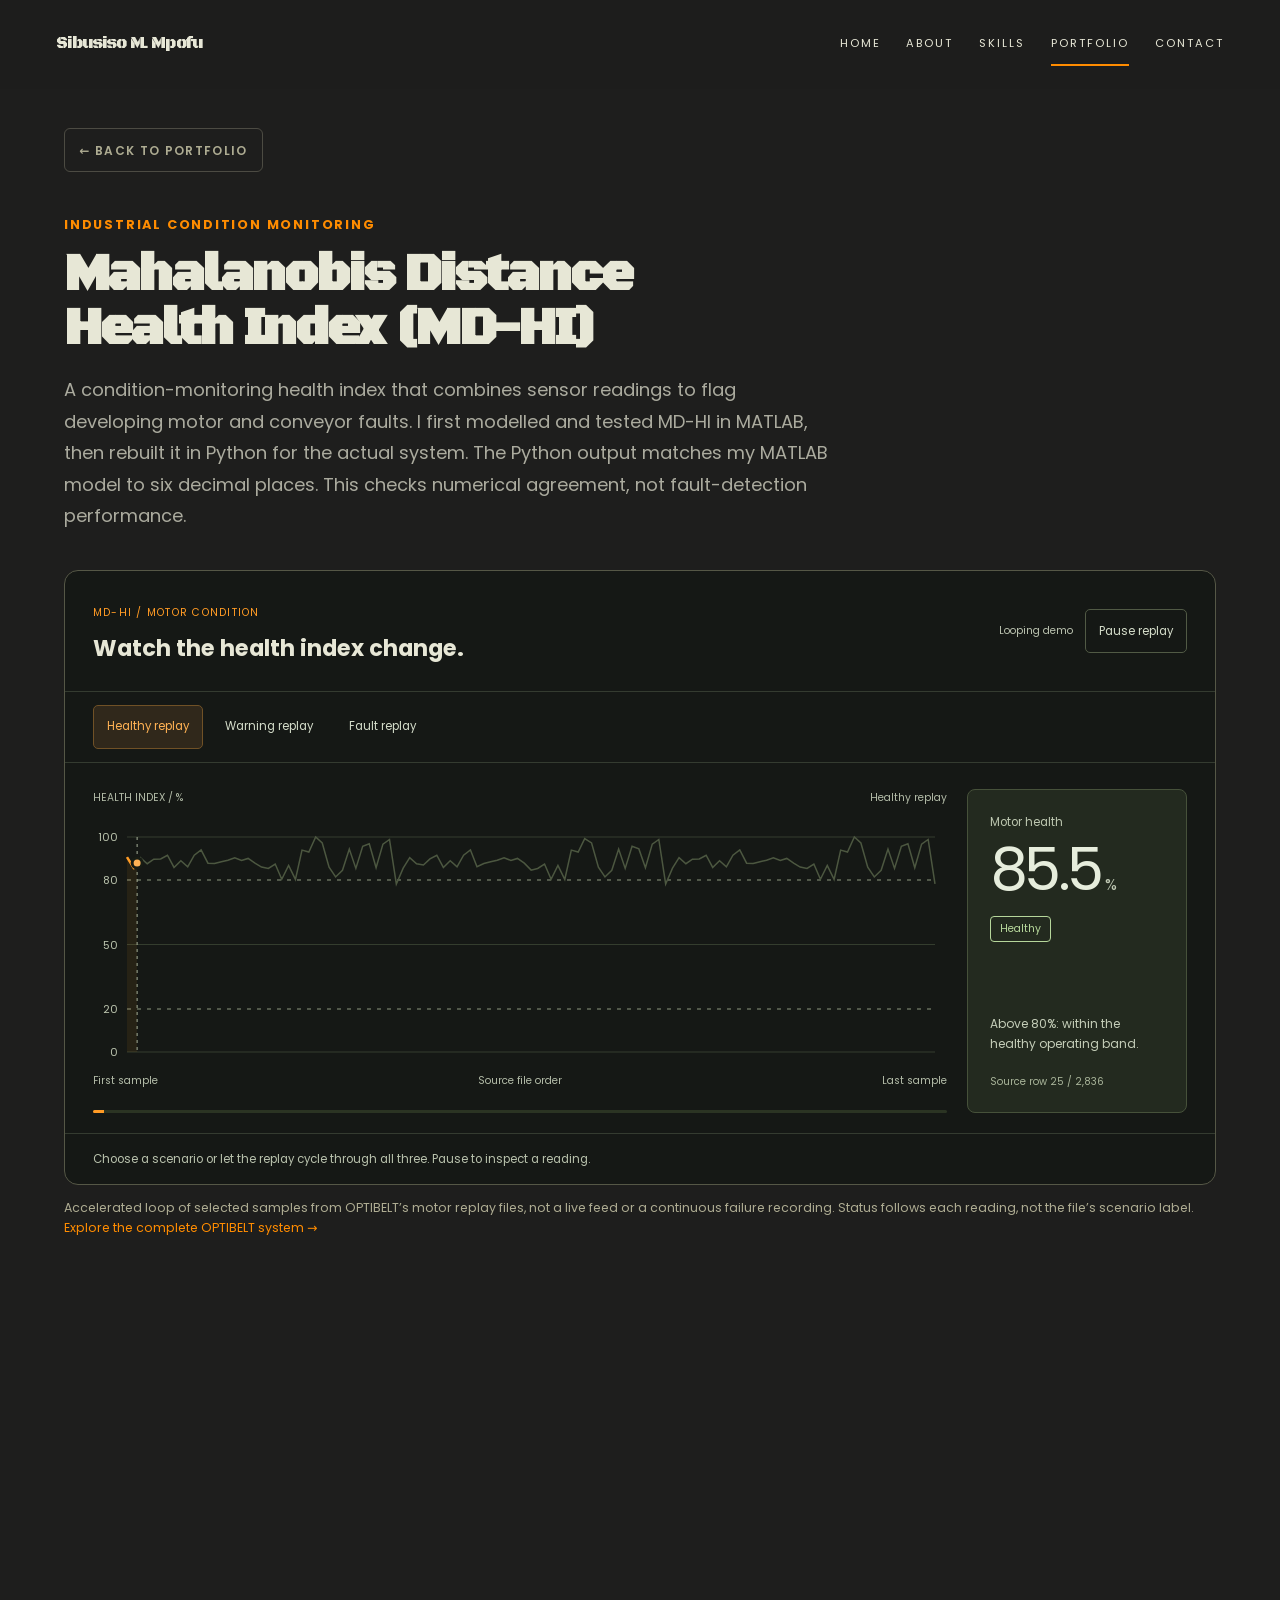
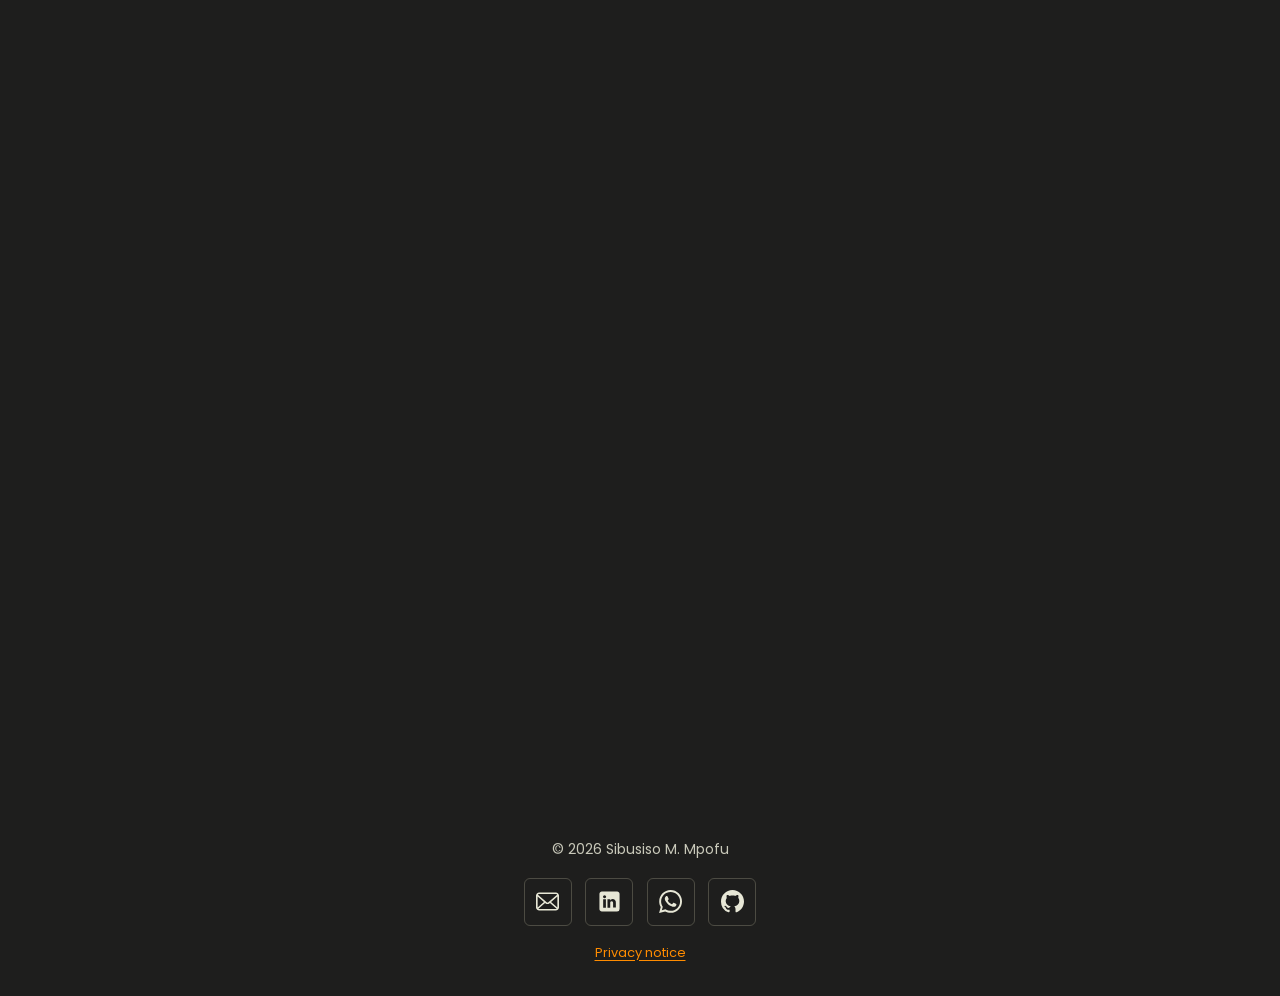
<file: projects/project-md-hi.html>
<!doctype html>
<html lang="en" class="scroll-smooth">
<head>
  <meta charset="utf-8">
    <meta http-equiv="Content-Security-Policy" content="default-src 'self'; script-src 'self'; style-src 'self'; img-src 'self' data:; font-src 'self'; media-src 'self'; connect-src 'self' https://formspree.io; form-action https://formspree.io; object-src 'none'; base-uri 'self'">
    <meta name="referrer" content="strict-origin-when-cross-origin">
  <meta name="viewport" content="width=device-width,initial-scale=1">
  <meta name="description" content="I modelled and tested MD-HI in MATLAB, then rebuilt it in Python. The numerical outputs match to six decimal places; this is not a detection-performance result.">
  <title>Mahalanobis Distance Health Index — Project</title>
  <link rel="stylesheet" href="../css/style.css?v=20261025-spacing">
  <link rel="stylesheet" href="../css/md-replay.css?v=20261025-spacing">
    <link rel="canonical" href="https://sbuda47.github.io/Portfolio/projects/project-md-hi.html">
    <link rel="icon" href="../favicon.ico">
    <meta property="og:title" content="Mahalanobis Distance Health Index — Project">
    <meta property="og:description" content="I modelled and tested MD-HI in MATLAB, then rebuilt it in Python. The numerical outputs match to six decimal places; this is not a detection-performance result.">
    <meta property="og:type" content="website">
    <meta property="og:url" content="https://sbuda47.github.io/Portfolio/projects/project-md-hi.html">
    <meta property="og:image" content="https://sbuda47.github.io/Portfolio/assets/images/project-thumbnails/mdhi-1440.webp">
</head>
<body class="project-case-study bg-brandBlack text-brandOffwhite font-poppins antialiased selection:bg-brandYellow selection:text-brandBlack px-12 pb-12">
  <a href="#main-content" class="skip-link">Skip to main content</a>
  <!-- Shared header start -->
  <header class="site-header fixed top-0 left-0 w-full z-50 bg-brandBlack/90 backdrop-blur-md border-b border-brandSlate/20">
    <nav class="max-w-7xl mx-auto px-6 h-20 flex items-center justify-between">
      <div class="text-2xl font-gothic tracking-tighter text-brandOffwhite">Sibusiso M. Mpofu</div>
      <button id="navToggle" class="mobile-nav-toggle" aria-controls="primaryNav" aria-expanded="false" aria-label="Toggle navigation">
        <span class="sr-only">Menu</span>
        <svg width="24" height="24" viewBox="0 0 24 24" fill="none" stroke="currentColor" stroke-width="2" stroke-linecap="round" stroke-linejoin="round" aria-hidden="true">
          <path d="M3 6h18M3 12h18M3 18h18"></path>
        </svg>
      </button>
      <ul id="primaryNav" class="flex space-x-8 font-poppins tracking-widest uppercase text-sm">
        <li><a href="../index.html" class="nav-link transition-colors">Home</a></li>
        <li><a href="../about.html" class="nav-link transition-colors">About</a></li>
        <li><a href="../skills.html" class="nav-link transition-colors">Skills</a></li>
        <li><a href="../portfolio.html" class="nav-link transition-colors" aria-current="page">Portfolio</a></li>
        <li><a href="../contact.html" class="nav-link transition-colors">Contact</a></li>
      </ul>
    </nav>
  </header>
  <!-- Shared header end -->

  <main id="main-content" class="project-page project-mdhi">
    <div class="project-shell">
      <div class="mb-12" data-reveal>
        <a href="../portfolio.html" class="project-back-link">&larr; Back to portfolio</a>
      </div>

      <div class="mb-12" data-reveal>
      <span class="project-label">Industrial condition monitoring</span>
      <h1 class="section-heading font-gothic mb-4">Mahalanobis Distance Health Index (MD-HI)</h1>
      <p class="text-lg text-brandOffwhite/70 max-w-3xl leading-relaxed mb-8">A condition-monitoring health index that combines sensor readings to flag developing motor and conveyor faults. I first modelled and tested MD-HI in MATLAB, then rebuilt it in Python for the actual system. The Python output matches my MATLAB model to six decimal places. This checks numerical agreement, not fault-detection performance.</p>
    </div>

      <section class="md-replay-wrap mb-12" aria-label="Animated motor health-index demonstration">
        <div id="md-replay" class="md-replay">
          <div class="md-replay-head">
            <div><span class="md-replay-eyebrow">MD-HI / MOTOR CONDITION</span><h2>Watch the health index change.</h2></div>
            <div class="md-playback"><span id="md-playback-state">Demo data</span><button id="md-playback" type="button" hidden>Pause replay</button></div>
          </div>
          <div class="md-scenarios" role="group" aria-label="Replay scenario" hidden>
            <button type="button" data-md-scenario="healthy" aria-pressed="true">Healthy replay</button>
            <button type="button" data-md-scenario="warning" aria-pressed="false">Warning replay</button>
            <button type="button" data-md-scenario="fault" aria-pressed="false">Fault replay</button>
          </div>
          <div id="md-replay-content" class="md-replay-grid" hidden>
            <div class="md-plot-panel">
              <div class="md-plot-label"><span>HEALTH INDEX / %</span><span id="md-replay-name">Healthy replay</span></div>
              <svg id="md-replay-chart" viewBox="0 0 650 250" role="img" aria-labelledby="md-chart-title md-chart-desc"><title id="md-chart-title">Motor health-index replay</title><desc id="md-chart-desc">Health index from zero to one hundred percent, with operating boundaries at twenty and eighty percent. The faint line shows the full replay; the orange line traces its progress. Sample values appear alongside the chart.</desc></svg>
              <div class="md-plot-axis"><span>First sample</span><span>Source file order</span><span>Last sample</span></div>
              <div class="md-progress" aria-hidden="true"><div id="md-progress-fill"></div></div>
            </div>
            <div class="md-reading">
              <span class="md-reading-label">Motor health</span>
              <div class="md-reading-value"><span id="md-health-value">90.6</span><small> %</small></div>
              <span id="md-health-status" class="md-health-status" data-state="healthy">Healthy</span>
              <p id="md-health-explainer">Above 80%: within the healthy operating band.</p>
              <span id="md-source-row" class="md-source-row">Replay sample</span>
            </div>
          </div>
          <p id="md-replay-help" class="md-replay-help">Choose a scenario or let the replay cycle through all three. Pause to inspect a reading.</p>
          <noscript><p class="md-replay-help">Enable JavaScript to play the animated health-index demonstration.</p><img src="../assets/images/project-thumbnails/mdhi-1440.webp" alt="Illustrative health-index dashboard; JavaScript is needed for the animated replay" width="1440" height="810" class="md-fallback"></noscript>
        </div>
        <p class="project-media-caption">Accelerated loop of selected samples from OPTIBELT’s motor replay files, not a live feed or a continuous failure recording. Status follows each reading, not the file’s scenario label. <a href="project-optibelt.html">Explore the complete OPTIBELT system &rarr;</a></p>
      </section>

      <div class="mb-12" data-reveal>
      <div class="project-stat-grid">
        <div class="project-card project-stat-card">
          <div class="project-stat-value">6,594</div>
          <p class="text-brandOffwhite/70">windows compared with MATLAB</p>
        </div>
        <div class="project-card project-stat-card">
          <div class="project-stat-value">5.1%</div>
          <p class="text-brandOffwhite/70">false alarms</p>
        </div>
        <div class="project-card project-stat-card">
          <div class="project-stat-value">49</div>
          <p class="text-brandOffwhite/70">sensor features</p>
        </div>
      </div>

      <p class="text-brandOffwhite/70 leading-relaxed mt-4">The 6,594 windows are short sections of motor data from the offline replay, used to compare Python health-index values with my MATLAB model. The saved comparison log reports a maximum absolute difference of 0.000000. This checks the implementation, not fault-detection accuracy.</p>

      <p class="text-brandOffwhite/70 leading-relaxed mt-4">Misalignment is a known limitation: vibration can rise above the healthy baseline, then fall back within it. The model can label those lower-vibration windows healthy even during a misalignment run.</p>

      <div class="project-badges">
        <span class="project-badge">Python</span>
        <span class="project-badge">NumPy</span>
        <span class="project-badge">SciPy</span>
        <span class="project-badge">UART streaming</span>
      </div>
    </div>

      <div class="project-grid" data-reveal>
        <div class="space-y-8">
          <div class="project-card">
          <h2 class="text-xl font-gothic text-brandYellow mb-4">What it is</h2>
          <p class="text-brandOffwhite/70 leading-relaxed">MD-HI is a multivariate health index that measures how machine sensor values move together, rather than treating each signal separately. It combines Mahalanobis distance with EWMA smoothing and per-load calibration, designed to reduce noise-driven alerts and account for changes in operating load.</p>
        </div>

        <div class="project-card">
          <h2 class="text-xl font-gothic text-brandYellow mb-4">The approach</h2>
          <p class="text-brandOffwhite/70 leading-relaxed mb-4">Motor and conveyor faults can change the relationship between sensor readings. I used MATLAB to model and test MD-HI before building it for the actual system. I then rebuilt MD-HI in Python, using EWMA smoothing and load-aware thresholding to account for noise and different machine loads.</p>
          <p class="text-brandOffwhite/70 leading-relaxed">After checking the Python output against my MATLAB model, I built UART streaming tools to send health-index values and alarms to embedded controllers.</p>
        </div>
      </div>

      <div class="space-y-6">
        <div class="project-card">
          <h2 class="text-xl font-gothic text-brandYellow mb-4">My role</h2>
          <ul class="list-disc list-inside text-brandOffwhite/80 leading-relaxed">
            <li>Modelled and tested MD-HI in MATLAB, then rebuilt it in Python and checked that the numerical outputs matched</li>
            <li>Designed EWMA smoothing and per-load calibration to reduce false positives</li>
            <li>Built streaming tools for UART delivery to embedded controllers</li>
            <li>Prepared validation figures and documentation for journal submission</li>
          </ul>
        </div>

        <div class="project-card">
          <h3 class="font-gothic text-brandYellow mb-4">Outcome</h3>
          <ul class="list-disc list-inside text-brandOffwhite/80 leading-relaxed">
            <li>Per-load thresholding is designed to reduce false positives across loads</li>
            <li>Streaming pipeline feeds embedded alarms directly to controllers</li>
            <li>Validation figures and documentation prepared for journal submission</li>
          </ul>
          </div>
        </div>
      </div>
    </div>
  </main>

  <footer class="max-w-7xl mx-auto mt-16 py-8 text-center text-sm text-brandSlate">
      <p>© 2026 Sibusiso M. Mpofu</p>
      <nav class="contact-social-links site-footer-socials" aria-label="Contact links">
          <a class="contact-social-link" href="mailto:s.mpofu.m.01@gmail.com" aria-label="Email Sibusiso" title="Email">
              <span class="contact-social-icon" data-social="email" aria-hidden="true"></span>
          </a>
          <a class="contact-social-link" href="https://www.linkedin.com/in/sibusiso-mpofu-595b492bb" target="_blank" rel="noopener noreferrer" aria-label="Sibusiso on LinkedIn" title="LinkedIn">
              <span class="contact-social-icon" data-social="linkedin" aria-hidden="true"></span>
          </a>
          <a class="contact-social-link" href="https://wa.me/26775365156" target="_blank" rel="noopener noreferrer" aria-label="Message Sibusiso on WhatsApp" title="WhatsApp">
              <span class="contact-social-icon" data-social="whatsapp" aria-hidden="true"></span>
          </a>
          <a class="contact-social-link" href="https://github.com/sbuda47/Portfolio" target="_blank" rel="noopener noreferrer" aria-label="Sibusiso on GitHub" title="GitHub">
              <span class="contact-social-icon" data-social="github" aria-hidden="true"></span>
          </a>
      </nav>
      <p class="site-privacy-link"><a href="../privacy.html">Privacy notice</a></p>
  </footer>
  <script src="../js/main.js?v=20261013-release1"></script>
  <script src="../js/optibelt-data.js?v=20261021"></script>
  <script src="../js/md-replay.js?v=20261022"></script>
</body>
</html>
</file>
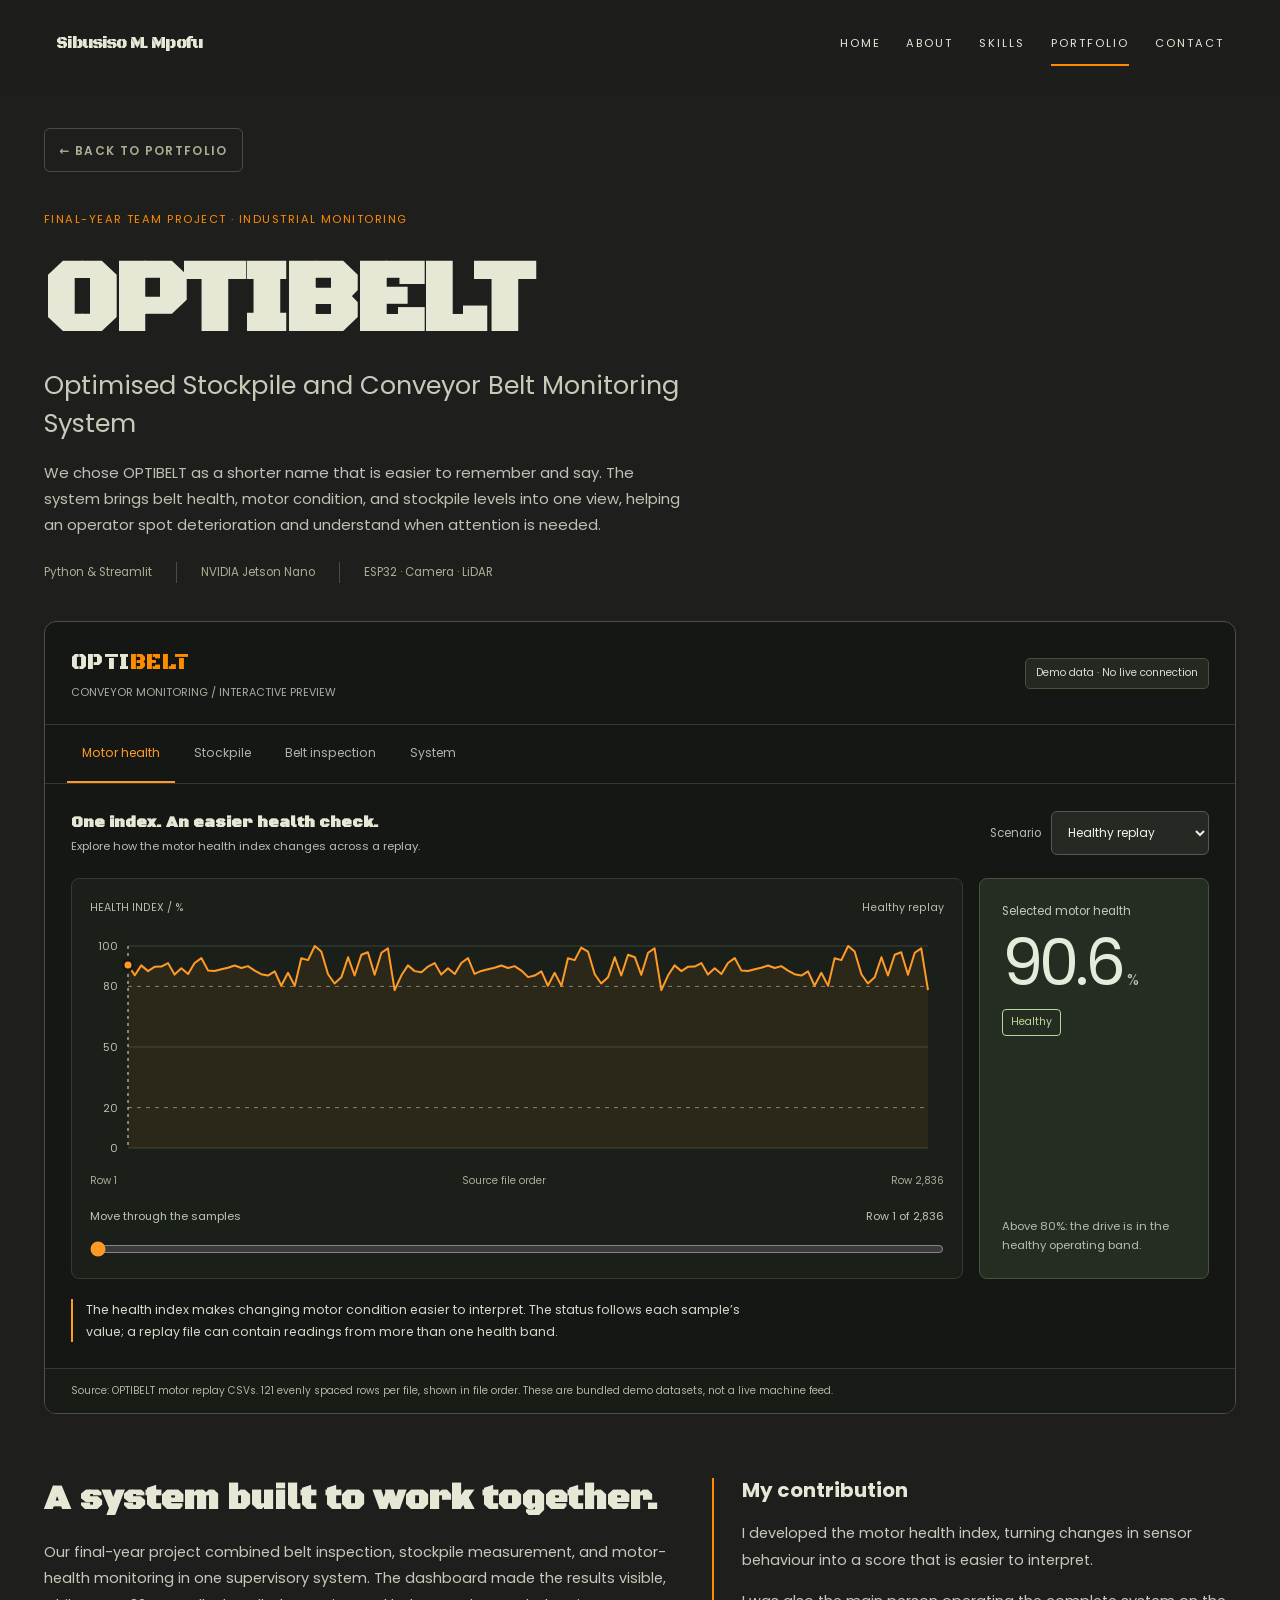
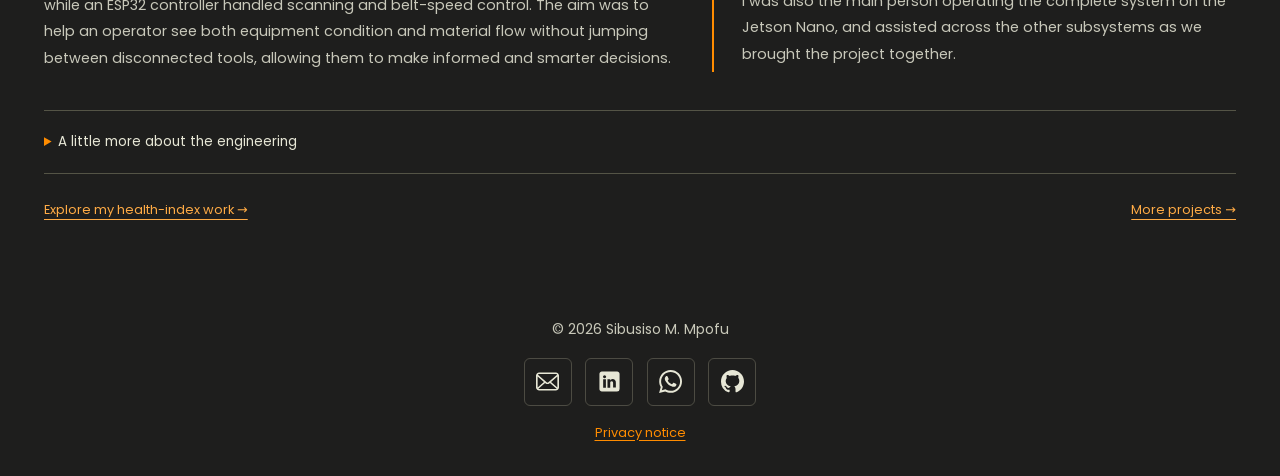
<file: projects/project-optibelt.html>
<!doctype html>
<html lang="en" class="scroll-smooth">
<head>
  <meta charset="utf-8">
    <meta http-equiv="Content-Security-Policy" content="default-src 'self'; script-src 'self'; style-src 'self'; img-src 'self' data:; font-src 'self'; media-src 'self'; connect-src 'self' https://formspree.io; form-action https://formspree.io; object-src 'none'; base-uri 'self'">
    <meta name="referrer" content="strict-origin-when-cross-origin">
  <meta name="viewport" content="width=device-width,initial-scale=1">
  <meta name="description" content="OPTIBELT final-year project: conveyor monitoring, my motor health-index contribution, and operating the integrated system on NVIDIA Jetson Nano.">
  <title>OPTIBELT — Conveyor Monitoring | Sibusiso Mpofu</title>
  <link rel="stylesheet" href="../css/style.css?v=20261025-spacing">
    <link rel="canonical" href="https://sbuda47.github.io/Portfolio/projects/project-optibelt.html">
    <link rel="icon" href="../favicon.ico">
    <meta property="og:title" content="OPTIBELT — Conveyor Monitoring | Sibusiso Mpofu">
    <meta property="og:description" content="OPTIBELT final-year project: conveyor monitoring, my motor health-index contribution, and operating the integrated system on NVIDIA Jetson Nano.">
    <meta property="og:type" content="website">
    <meta property="og:url" content="https://sbuda47.github.io/Portfolio/projects/project-optibelt.html">
    <meta property="og:image" content="https://sbuda47.github.io/Portfolio/assets/images/project-thumbnails/optibelt-1440.png">
  <link rel="stylesheet" href="../css/optibelt.css?v=20261025-spacing">
</head>
<body class="bg-brandBlack text-brandOffwhite font-poppins antialiased selection:bg-brandYellow selection:text-brandBlack">
  <a href="#main-content" class="skip-link">Skip to main content</a>
  <!-- Shared header start -->
  <header class="site-header fixed top-0 left-0 w-full z-50 bg-brandBlack/90 backdrop-blur-md border-b border-brandSlate/20">
    <nav class="max-w-7xl mx-auto px-6 h-20 flex items-center justify-between">
      <div class="text-2xl font-gothic tracking-tighter text-brandOffwhite">Sibusiso M. Mpofu</div>
      <button id="navToggle" class="mobile-nav-toggle" aria-controls="primaryNav" aria-expanded="false" aria-label="Toggle navigation">
        <span class="sr-only">Menu</span>
        <svg width="24" height="24" viewBox="0 0 24 24" fill="none" stroke="currentColor" stroke-width="2" stroke-linecap="round" stroke-linejoin="round" aria-hidden="true">
          <path d="M3 6h18M3 12h18M3 18h18"></path>
        </svg>
      </button>
      <ul id="primaryNav" class="flex space-x-8 font-poppins tracking-widest uppercase text-sm">
        <li><a href="../index.html" class="nav-link transition-colors">Home</a></li>
        <li><a href="../about.html" class="nav-link transition-colors">About</a></li>
        <li><a href="../skills.html" class="nav-link transition-colors">Skills</a></li>
        <li><a href="../portfolio.html" class="nav-link transition-colors" aria-current="page">Portfolio</a></li>
        <li><a href="../contact.html" class="nav-link transition-colors">Contact</a></li>
      </ul>
    </nav>
  </header>
  <!-- Shared header end -->

  <main id="main-content" class="ob-page">
    <a href="../portfolio.html" class="project-back-link">&larr; Back to portfolio</a>
    <section class="ob-intro" aria-labelledby="ob-heading">
      <p class="ob-kicker">Final-year team project · Industrial monitoring</p>
      <h1 id="ob-heading">OPTIBELT</h1>
      <p class="ob-deck">Optimised Stockpile and Conveyor Belt Monitoring System</p>
      <p class="ob-summary">We chose OPTIBELT as a shorter name that is easier to remember and say. The system brings belt health, motor condition, and stockpile levels into one view, helping an operator spot deterioration and understand when attention is needed.</p>
      <div class="ob-meta"><span>Python &amp; Streamlit</span><span>NVIDIA Jetson Nano</span><span>ESP32 · Camera · LiDAR</span></div>
    </section>

    <section id="optibelt-demo" class="ob-demo" aria-label="Interactive OPTIBELT dashboard preview">
      <div class="ob-demo-top">
        <div><div class="ob-wordmark">OPTI<span>BELT</span></div><p>CONVEYOR MONITORING / INTERACTIVE PREVIEW</p></div>
        <span class="ob-demo-label">Demo data · No live connection</span>
      </div>
      <noscript><p class="ob-noscript">Enable JavaScript to explore the dashboard. The project overview and my contribution are available below.</p></noscript>
      <div class="ob-tabs" role="tablist" aria-label="Dashboard views">
        <button id="ob-tab-motor" type="button" role="tab" aria-controls="ob-motor" aria-selected="true" data-view="motor">Motor health</button>
        <button id="ob-tab-volume" type="button" role="tab" aria-controls="ob-volume" aria-selected="false" tabindex="-1" data-view="volume">Stockpile</button>
        <button id="ob-tab-belt" type="button" role="tab" aria-controls="ob-belt" aria-selected="false" tabindex="-1" data-view="belt">Belt inspection</button>
        <button id="ob-tab-system" type="button" role="tab" aria-controls="ob-system" aria-selected="false" tabindex="-1" data-view="system">System</button>
      </div>
      <div id="ob-motor" class="ob-panel" role="tabpanel" aria-labelledby="ob-tab-motor" tabindex="0">
        <div class="ob-panel-head">
          <div><h3>One index. An easier health check.</h3><p class="ob-small">Explore how the motor health index changes across a replay.</p></div>
          <div class="ob-control"><label for="ob-scenario">Scenario</label><select id="ob-scenario"><option value="healthy">Healthy replay</option><option value="warning">Warning replay</option><option value="fault">Fault replay</option></select></div>
        </div>
        <div class="ob-monitor-grid">
          <div class="ob-chart-wrap">
            <div class="ob-chart-title"><span>HEALTH INDEX / %</span><span id="ob-replay-name">Healthy replay</span></div>
            <svg id="ob-health-chart" class="ob-chart" viewBox="0 0 654 236" role="img" aria-labelledby="ob-health-title ob-health-description"></svg>
            <div class="ob-chart-footer"><span>Row 1</span><span>Source file order</span><span id="ob-last-row"></span></div>
            <div class="ob-scrubber"><label for="ob-sample">Move through the samples</label><output id="ob-row" for="ob-sample"></output><input id="ob-sample" type="range" min="0" max="120" value="0" step="1"></div>
          </div>
          <div class="ob-reading" aria-live="polite" aria-atomic="true">
            <span class="ob-reading-label">Selected motor health</span>
            <div class="ob-value"><span id="ob-health-value">—</span><small> %</small></div>
            <span id="ob-health-status" class="ob-status">Replay</span>
            <p id="ob-health-message" class="ob-small">Choose a scenario to explore the health index.</p>
          </div>
        </div>
        <p class="ob-insight">The health index makes changing motor condition easier to interpret. The status follows each sample’s value; a replay file can contain readings from more than one health band.</p>
      </div>

      <div id="ob-volume" class="ob-panel" role="tabpanel" aria-labelledby="ob-tab-volume" tabindex="0" hidden>
        <div class="ob-panel-head"><div><h3>See how much material is there.</h3><p class="ob-small">Explore the project’s synthetic stockpile reference scans.</p></div><div class="ob-control"><label for="ob-stockpile">Stockpile</label><select id="ob-stockpile"><option value="empty">Empty</option><option value="low">Low</option><option value="medium" selected>Medium</option><option value="full">Full</option></select></div></div>
        <div class="ob-monitor-grid">
          <div class="ob-chart-wrap"><div class="ob-chart-title"><span>LIDAR POINT CLOUD</span><span>Synthetic reference · mm</span></div><svg id="ob-point-cloud" class="ob-chart ob-cloud" viewBox="0 0 640 300" role="img" aria-label="Synthetic stockpile point cloud"></svg>
            <dl class="ob-facts"><div><dt>Reference volume</dt><dd id="ob-volume-cm"></dd></div><div><dt>Remaining capacity</dt><dd id="ob-volume-remaining"></dd></div><div><dt>Scan points</dt><dd id="ob-volume-points"></dd></div></dl>
          </div>
          <div class="ob-reading" aria-live="polite" aria-atomic="true"><span class="ob-reading-label">Reference fill level</span><div class="ob-value"><span id="ob-volume-value">—</span><small> %</small></div><span id="ob-volume-status" class="ob-status">Medium</span><div class="ob-fill-track" aria-hidden="true"><div id="ob-volume-fill" class="ob-fill-bar"></div></div><p class="ob-small">Relative to the dataset’s full reference of 5,337 cm³. This is a small-scale test stockpile.</p></div>
        </div>
        <p class="ob-insight">LiDAR measures the shape of a pile. OPTIBELT uses that shape to estimate volume and, with a selected material density, tonnage. This helps the operator understand material availability.</p>
      </div>

      <div id="ob-belt" class="ob-panel" role="tabpanel" aria-labelledby="ob-tab-belt" tabindex="0" hidden>
        <div class="ob-panel-head"><div><h3>Watch for wear on the belt.</h3><p class="ob-small">Illustrative snapshot of the camera inspection output.</p></div><span class="ob-demo-label">Example values</span></div>
        <div class="ob-belt-grid">
          <div class="ob-reading"><span class="ob-reading-label">Example belt health</span><div class="ob-value">78<small> %</small></div><span class="ob-status">Illustrative</span><p class="ob-small">The original dashboard pairs a health score with camera frames and detected defects.</p></div>
          <div class="ob-defects"><div class="ob-defect"><b>Cuts</b><p>Local damage across the belt surface.</p><strong>1</strong></div><div class="ob-defect"><b>Tears</b><p>Splits that can compromise the belt.</p><strong>0</strong></div><div class="ob-defect"><b>Fraying</b><p>Visible deterioration around the edges.</p><strong>2</strong></div></div>
        </div>
        <p class="ob-insight">Camera inspection adds a view of physical belt damage alongside the motor’s health index. Together, they give the operator a more complete picture than either signal alone.</p>
      </div>

      <div id="ob-system" class="ob-panel" role="tabpanel" aria-labelledby="ob-tab-system" tabindex="0" hidden>
        <div class="ob-panel-head"><div><h3>From separate signals to one system.</h3><p class="ob-small">How the original project connects sensing, monitoring, and control.</p></div></div>
        <div class="ob-system-flow">
          <div class="ob-system-node"><span class="ob-system-step">01 / OBSERVE</span><h4>Camera, LiDAR &amp; motor data</h4><p>Belt inspection identifies visible wear. LiDAR estimates the stockpile. The health index describes motor condition.</p></div>
          <div class="ob-system-node"><span class="ob-system-step">02 / BRING TOGETHER</span><h4>NVIDIA Jetson Nano</h4><p>The Python application brings subsystem results together and supplies the Streamlit dashboard. I was the main operator of this integrated setup.</p></div>
          <div class="ob-system-node"><span class="ob-system-step">03 / RESPOND</span><h4>ESP32 controller</h4><p>The controller handles scanning and belt-speed control, using system health and stockpile level to inform its response.</p></div>
        </div>
        <p class="ob-insight">The original system supports hardware, replay, and simulated inputs. Camera inference can run on a separate computer, with its results returned to the Jetson.</p>
      </div>
      <p id="ob-source" class="ob-source">A redesigned static preview of the original Streamlit dashboard, using clearly labelled demonstration data.</p>
    </section>

    <section class="ob-story" aria-label="Project background and contribution">
      <div><h2>A system built to work together.</h2><p>Our final-year project combined belt inspection, stockpile measurement, and motor-health monitoring in one supervisory system. The dashboard made the results visible, while an ESP32 controller handled scanning and belt-speed control. The aim was to help an operator see both equipment condition and material flow without jumping between disconnected tools, allowing them to make informed and smarter decisions.</p></div>
      <div class="ob-role"><h2>My contribution</h2><p>I developed the motor health index, turning changes in sensor behaviour into a score that is easier to interpret.</p><p>I was also the main person operating the complete system on the Jetson Nano, and assisted across the other subsystems as we brought the project together.</p></div>
    </section>
    <details class="ob-details"><summary>A little more about the engineering</summary><div class="ob-details-body"><div><h3>How the health index helps</h3><p>The Mahalanobis-distance health index looks at how sensor readings change together, rather than judging every reading in isolation. It translates that change into a health score, making deterioration easier to recognise.</p></div><div><h3>What this preview represents</h3><p>The original interface was built in Streamlit. This portfolio version reorganises its key views for the browser. Motor charts use selected rows from the repository’s replay files; stockpile scans are synthetic references; the belt snapshot uses illustrative values. It does not run inference or control equipment.</p></div></div></details>
    <div class="ob-related"><a href="project-md-hi.html">Explore my health-index work &rarr;</a><a href="../portfolio.html">More projects &rarr;</a></div>
  </main>

  <footer class="max-w-7xl mx-auto mt-16 py-8 text-center text-sm text-brandSlate">
      <p>© 2026 Sibusiso M. Mpofu</p>
      <nav class="contact-social-links site-footer-socials" aria-label="Contact links">
          <a class="contact-social-link" href="mailto:s.mpofu.m.01@gmail.com" aria-label="Email Sibusiso" title="Email">
              <span class="contact-social-icon" data-social="email" aria-hidden="true"></span>
          </a>
          <a class="contact-social-link" href="https://www.linkedin.com/in/sibusiso-mpofu-595b492bb" target="_blank" rel="noopener noreferrer" aria-label="Sibusiso on LinkedIn" title="LinkedIn">
              <span class="contact-social-icon" data-social="linkedin" aria-hidden="true"></span>
          </a>
          <a class="contact-social-link" href="https://wa.me/26775365156" target="_blank" rel="noopener noreferrer" aria-label="Message Sibusiso on WhatsApp" title="WhatsApp">
              <span class="contact-social-icon" data-social="whatsapp" aria-hidden="true"></span>
          </a>
          <a class="contact-social-link" href="https://github.com/sbuda47/Portfolio" target="_blank" rel="noopener noreferrer" aria-label="Sibusiso on GitHub" title="GitHub">
              <span class="contact-social-icon" data-social="github" aria-hidden="true"></span>
          </a>
      </nav>
      <p class="site-privacy-link"><a href="../privacy.html">Privacy notice</a></p>
  </footer>
  <script src="../js/main.js?v=20261013-release1"></script>
  <script src="../js/optibelt-data.js?v=20261021"></script>
  <script src="../js/optibelt.js?v=20261021"></script>
</body>
</html>
</file>
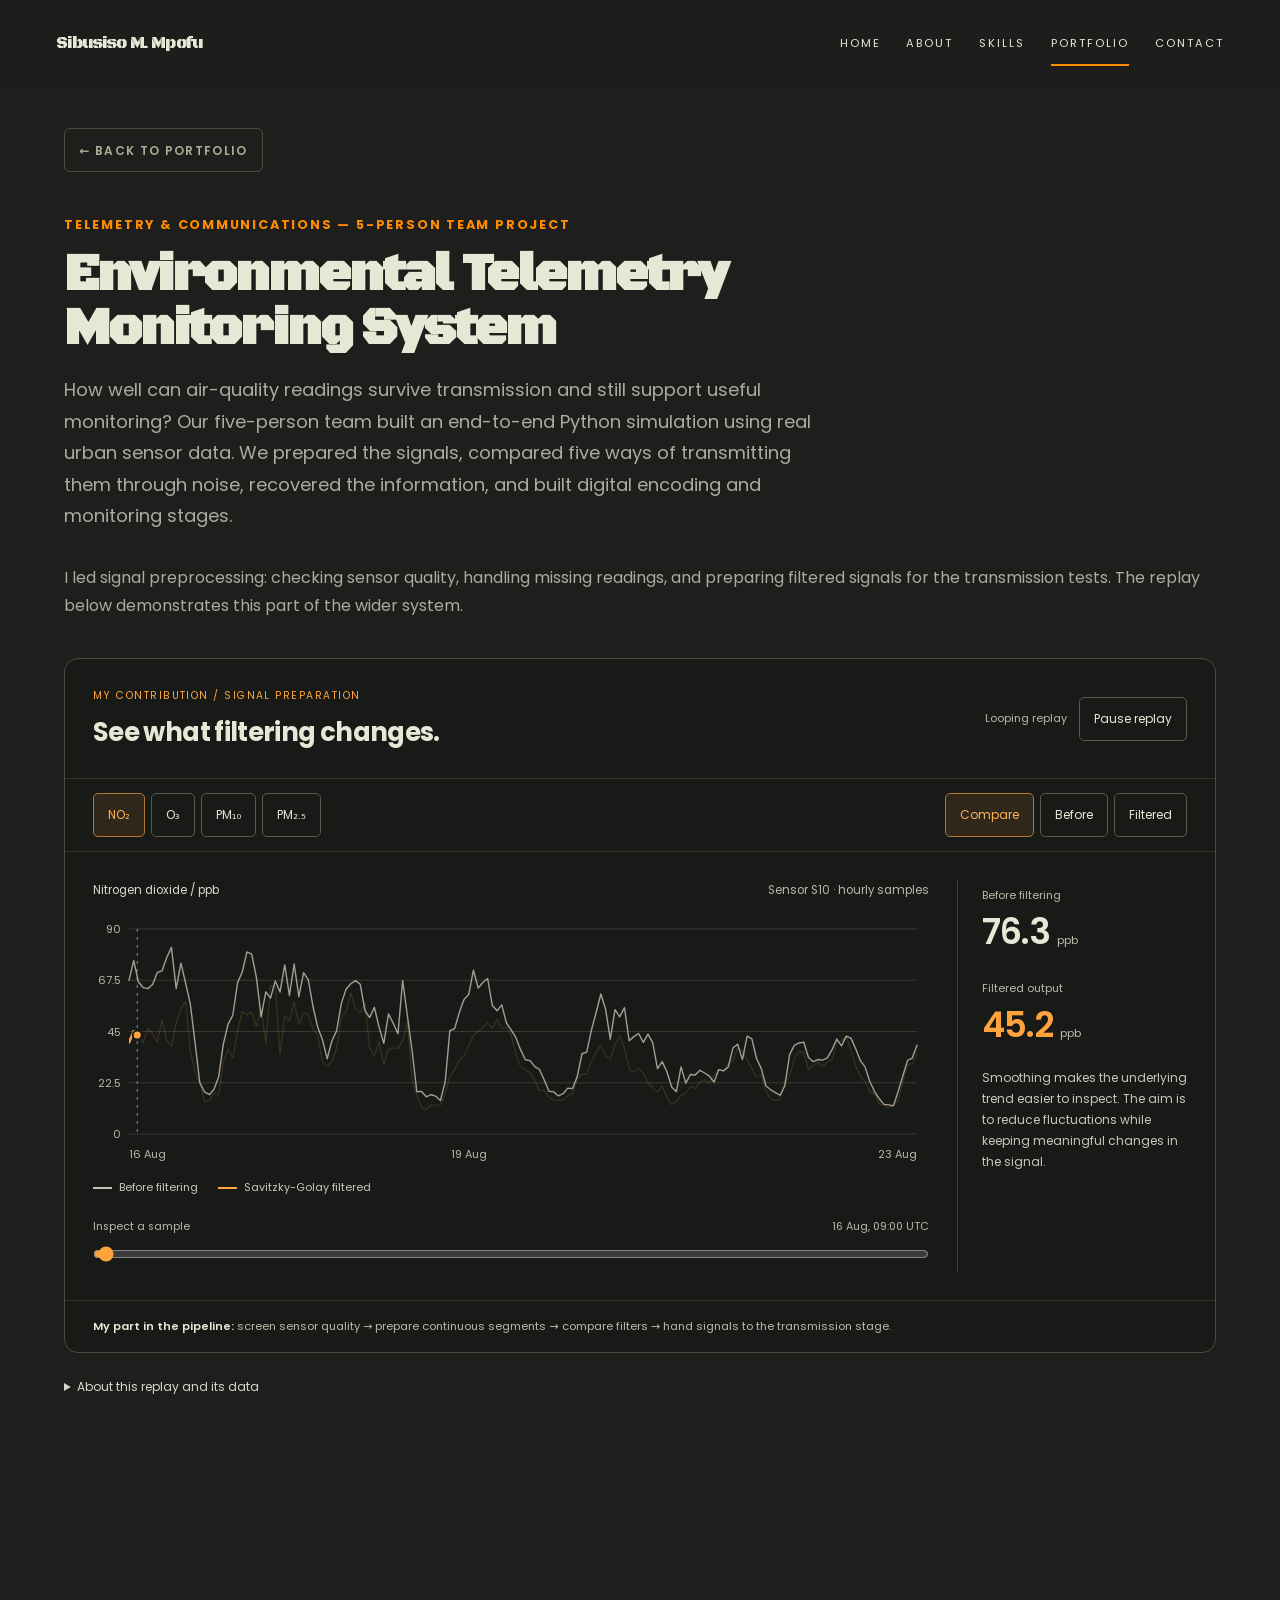
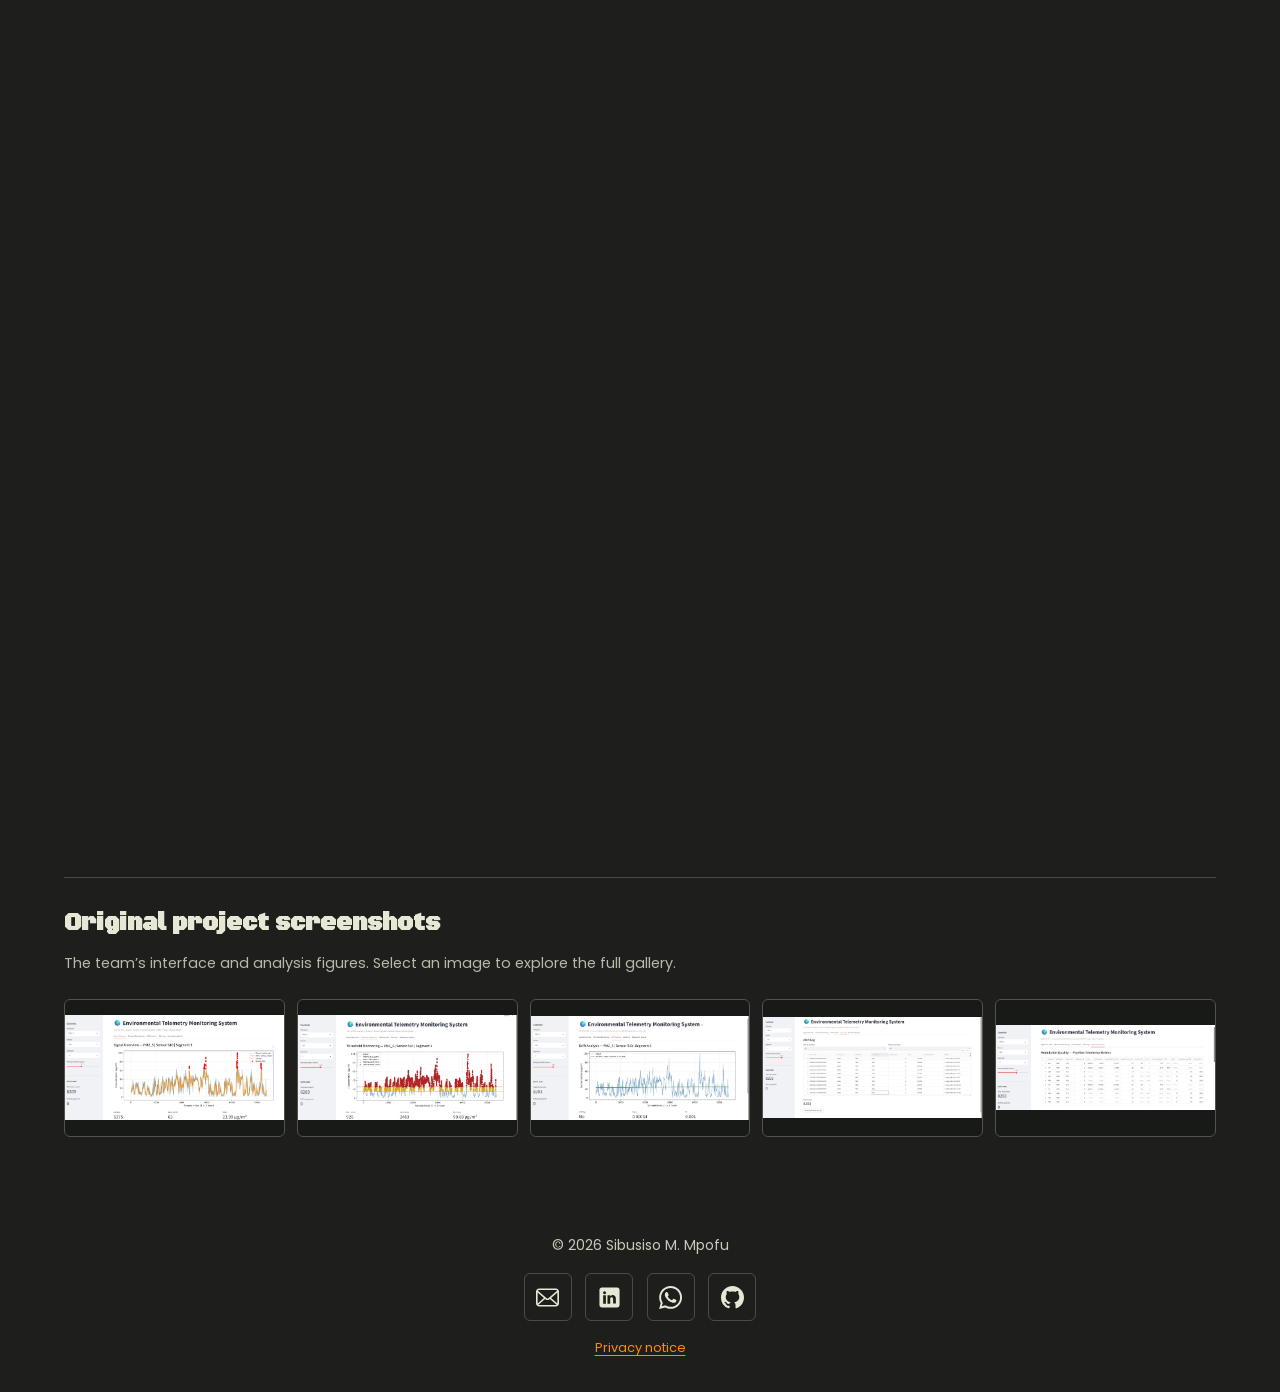
<file: projects/project-telemetry.html>
<!doctype html>
<html lang="en" class="scroll-smooth">
<head>
  <meta charset="utf-8">
    <meta http-equiv="Content-Security-Policy" content="default-src 'self'; script-src 'self'; style-src 'self'; img-src 'self' data:; font-src 'self'; media-src 'self'; connect-src 'self' https://formspree.io; form-action https://formspree.io; object-src 'none'; base-uri 'self'">
    <meta name="referrer" content="strict-origin-when-cross-origin">
  <meta name="viewport" content="width=device-width,initial-scale=1">
  <title>Environmental Telemetry System — Project</title>
    <meta name="description" content="A five-person air-quality telemetry simulation comparing AM, FM, ASK, FSK and PSK, with signal preparation, noisy-channel transmission, recovery, digital encoding and monitoring.">
  <link rel="stylesheet" href="../css/style.css?v=20261025-spacing">
  <link rel="stylesheet" href="../css/telemetry-preview.css?v=20261025-spacing">
    <link rel="canonical" href="https://sbuda47.github.io/Portfolio/projects/project-telemetry.html">
    <link rel="icon" href="../favicon.ico">
    <meta property="og:title" content="Environmental Telemetry System — Project">
    <meta property="og:description" content="Preparing, transmitting and recovering real air-quality data: five modulation schemes compared in an end-to-end telemetry simulation, with digital encoding and monitoring.">
    <meta property="og:type" content="website">
    <meta property="og:url" content="https://sbuda47.github.io/Portfolio/projects/project-telemetry.html">
    <meta property="og:image" content="https://sbuda47.github.io/Portfolio/assets/images/project-thumbnails/telemetry-illustration-1440.webp">
</head>
<body class="project-case-study bg-brandBlack text-brandOffwhite font-poppins antialiased selection:bg-brandYellow selection:text-brandBlack px-12 pb-12" data-gallery="telemetry">
  <a href="#main-content" class="skip-link">Skip to main content</a>
  <!-- Shared header start -->
  <header class="site-header fixed top-0 left-0 w-full z-50 bg-brandBlack/90 backdrop-blur-md border-b border-brandSlate/20">
    <nav class="max-w-7xl mx-auto px-6 h-20 flex items-center justify-between">
      <div class="text-2xl font-gothic tracking-tighter text-brandOffwhite">Sibusiso M. Mpofu</div>
      <button id="navToggle" class="mobile-nav-toggle" aria-controls="primaryNav" aria-expanded="false" aria-label="Toggle navigation">
        <span class="sr-only">Menu</span>
        <svg width="24" height="24" viewBox="0 0 24 24" fill="none" stroke="currentColor" stroke-width="2" stroke-linecap="round" stroke-linejoin="round" aria-hidden="true">
          <path d="M3 6h18M3 12h18M3 18h18"></path>
        </svg>
      </button>
      <ul id="primaryNav" class="flex space-x-8 font-poppins tracking-widest uppercase text-sm">
        <li><a href="../index.html" class="nav-link transition-colors">Home</a></li>
        <li><a href="../about.html" class="nav-link transition-colors">About</a></li>
        <li><a href="../skills.html" class="nav-link transition-colors">Skills</a></li>
        <li><a href="../portfolio.html" class="nav-link transition-colors" aria-current="page">Portfolio</a></li>
        <li><a href="../contact.html" class="nav-link transition-colors">Contact</a></li>
      </ul>
    </nav>
  </header>
  <!-- Shared header end -->

  <main id="main-content" class="project-page project-telemetry">
    <div class="project-shell">
      <div class="mb-12" data-reveal>
        <a href="../portfolio.html" class="project-back-link">&larr; Back to portfolio</a>
      </div>

      <div class="mb-12" data-reveal>
      <span class="project-label">Telemetry &amp; communications — 5-person team project</span>
      <h1 class="section-heading font-gothic mb-4">Environmental Telemetry Monitoring System</h1>
      <p class="text-lg text-brandOffwhite/70 max-w-3xl leading-relaxed mb-8">How well can air-quality readings survive transmission and still support useful monitoring? Our five-person team built an end-to-end Python simulation using real urban sensor data. We prepared the signals, compared five ways of transmitting them through noise, recovered the information, and built digital encoding and monitoring stages.</p>
      <p class="text-brandOffwhite/70 max-w-4xl leading-relaxed">I led signal preprocessing: checking sensor quality, handling missing readings, and preparing filtered signals for the transmission tests. The replay below demonstrates this part of the wider system.</p>
      </div>

      <section class="tp-preview" aria-label="Interactive signal-filtering demonstration">
        <div id="tp-dashboard" class="tp-dashboard">
          <div class="tp-head">
            <div><span class="tp-eyebrow">MY CONTRIBUTION / SIGNAL PREPARATION</span><h2>See what filtering changes.</h2></div>
            <div class="tp-playback" data-tp-enhanced hidden><span id="tp-play-state">Recorded replay</span><button id="tp-play" type="button">Pause replay</button></div>
          </div>
          <p id="tp-load-note" class="tp-foot">The interactive preview needs JavaScript and its sample data. Original project screenshots are available below.</p>
          <div class="tp-controls" data-tp-enhanced hidden>
            <div class="tp-pollutants" role="group" aria-label="Pollutant">
              <button type="button" data-tp-pollutant="NO2" aria-pressed="true" aria-label="Nitrogen dioxide">NO₂</button>
              <button type="button" data-tp-pollutant="O3" aria-pressed="false" aria-label="Ozone">O₃</button>
              <button type="button" data-tp-pollutant="PM10" aria-pressed="false" aria-label="PM10 particulate matter">PM₁₀</button>
              <button type="button" data-tp-pollutant="PM2_5" aria-pressed="false" aria-label="PM2.5 particulate matter">PM₂.₅</button>
            </div>
            <div class="tp-views" role="group" aria-label="Chart view">
              <button type="button" data-tp-view="compare" aria-pressed="true">Compare</button>
              <button type="button" data-tp-view="before" aria-pressed="false">Before</button>
              <button type="button" data-tp-view="after" aria-pressed="false">Filtered</button>
            </div>
          </div>
          <div class="tp-grid" data-tp-enhanced hidden>
            <div class="tp-plot">
              <div class="tp-plot-label"><span id="tp-signal">Nitrogen dioxide / ppb</span><span>Sensor S10 · hourly samples</span></div>
              <svg id="tp-chart" class="tp-chart" viewBox="0 0 650 250" role="img" aria-labelledby="tp-chart-title tp-chart-desc"><title id="tp-chart-title">Before filtering and Savitzky-Golay output</title><desc id="tp-chart-desc">A recorded week from 16 to 23 August 2022. Grey shows preprocessed readings before smoothing; orange shows the exported filtered signal. A moving cursor follows the samples. Use the sample slider to pause and inspect exact readings.</desc></svg>
              <div class="tp-legend" aria-label="Chart legend"><span><i aria-hidden="true"></i>Before filtering</span><span><i aria-hidden="true"></i>Savitzky-Golay filtered</span></div>
              <div class="tp-scrub"><label for="tp-scrub"><span>Inspect a sample</span><span id="tp-sample-label">16 Aug, 08:00 UTC</span></label><input id="tp-scrub" type="range" min="0" max="167" step="1" value="0"></div>
            </div>
            <aside class="tp-readings" aria-label="Selected sample values">
              <div><span class="tp-reading-label">Before filtering</span><div class="tp-reading"><strong id="tp-before-value">67.5</strong><small data-tp-unit>ppb</small></div></div>
              <div><span class="tp-reading-label">Filtered output</span><div class="tp-reading tp-reading-after"><strong id="tp-after-value">40.2</strong><small data-tp-unit>ppb</small></div></div>
              <p>Smoothing makes the underlying trend easier to inspect. The aim is to reduce fluctuations while keeping meaningful changes in the signal.</p>
            </aside>
          </div>
          <div class="tp-foot"><strong>My part in the pipeline:</strong> screen sensor quality → prepare continuous segments → compare filters → hand signals to the transmission stage.</div>
        </div>
        <details class="tp-source">
          <summary>About this replay and its data</summary>
          <p>An accelerated replay of 168 hourly samples from the project’s TURDATA exports, covering 16–23 August 2022. This is recorded data, not live air-quality monitoring. “Before filtering” is the already-preprocessed <code>value_raw</code> column; “Filtered” is the exported <code>value_sg</code> column. Neither is a calibrated reference measurement.</p>
          <p>The original filter uses an 11-sample window and a quadratic fit. The preview displays saved outputs without recalculating them. The chart scale adjusts for each pollutant; gas concentrations use ppb and particulate concentrations use µg/m³.</p>
          <p>Selected source: <code id="tp-source-file">data/processed/selected_segments/NO2_S10_segment_2.csv</code>. The first 168 rows are shown in source order.</p>
        </details>
      </section>

    <div class="gallery-modal" role="dialog" aria-modal="true" aria-hidden="true">
      <div class="gallery-modal-overlay"></div>
      <button type="button" class="gallery-close" aria-label="Close gallery">&times;</button>
      <button type="button" class="gallery-prev" aria-label="Previous image">&larr;</button>
      <div class="gallery-viewer">
        <picture>
          <source type="image/webp" srcset="../assets/images/tele_1.webp">
          <img src="../assets/images/tele_1.webp" alt="Telemetry gallery image" class="gallery-current" loading="lazy" width="1331" height="641">
        </picture>
        <video class="gallery-current-video" controls preload="metadata"></video>
        <div class="gallery-caption"></div>
      </div>
      <button type="button" class="gallery-next" aria-label="Next image">&rarr;</button>
    </div>

    <div class="max-w-7xl mx-auto mb-12" data-reveal>
      <span class="project-label">My subsystem — preprocessing</span>
      <div class="project-stat-grid">
        <div class="project-card project-stat-card">
          <div class="project-stat-value">~800K</div>
          <p class="text-brandOffwhite/70">sensor readings screened</p>
        </div>
        <div class="project-card project-stat-card">
          <div class="project-stat-value">4</div>
          <p class="text-brandOffwhite/70">pollutants processed</p>
        </div>
        <div class="project-card project-stat-card">
          <div class="project-stat-value">3-tier</div>
          <p class="text-brandOffwhite/70">sensor quality screening</p>
        </div>
      </div>

      <div class="project-badges">
        <span class="project-badge">Python</span>
        <span class="project-badge">pandas</span>
        <span class="project-badge">SciPy (Savitzky-Golay, Welch PSD)</span>
      </div>
    </div>

      <div class="project-grid" data-reveal>
        <div class="space-y-8">
          <div class="project-card">
            <h2 class="text-xl font-gothic text-brandYellow mb-4">What I built</h2>
            <p class="text-brandOffwhite/70 leading-relaxed">I turned the source workbooks into consistent time-series data, screened sensors for missing readings and documented faults, and prepared continuous segments for analysis. I compared moving-average and Savitzky-Golay filtering, choosing the latter because it retained more of the peaks in our NO₂ comparisons.</p>
            <p class="text-brandOffwhite/70 leading-relaxed mt-4">One useful lesson: a nearly complete dataset can still be unreliable. The NO₂ S9 sensor had only 0.84% missing readings, but a documented drift issue affected 67.2% of its records. My quality checks explicitly excluded it.</p>
          </div>
        </div>

        <div class="space-y-6">
          <div class="project-card">
            <h2 class="text-xl font-gothic text-brandYellow mb-4">Beyond filtering: the full system</h2>
            <p class="text-brandOffwhite/70 leading-relaxed mb-4">The team compared AM, FM, ASK, FSK and PSK — different ways of carrying information in a signal — to assess how well each recovered data after simulated channel noise. We measured reconstruction error, signal similarity, noise levels and bit errors, depending on the scheme.</p>
            <ul class="list-disc list-inside text-brandOffwhite/80 leading-relaxed">
              <li>Transmission and recovery: compare the received information with the original input</li>
              <li>Digital telemetry: convert readings into binary data using PCM encoding, line coding and integrity checks</li>
              <li>Monitoring: a six-tab Streamlit dashboard for trends, threshold events, drift, alerts and transmission quality</li>
            </ul>
            <p class="text-brandOffwhite/70 leading-relaxed mt-4">The saved tests reported no bit errors for ASK, FSK or PSK under those test conditions. The comparison evaluates our simulated implementations, rather than establishing one scheme as universally best.</p>
          </div>
        </div>
      </div>
      <section class="tp-gallery" aria-labelledby="tp-gallery-heading">
        <h2 id="tp-gallery-heading" class="font-gothic">Original project screenshots</h2>
        <p>The team’s interface and analysis figures. Select an image to explore the full gallery.</p>
        <div class="tp-gallery-grid">
          <button type="button" class="gallery-item" data-index="0" aria-label="Open project screenshot 1 of 5"><img src="../assets/images/tele_1.webp" alt="Telemetry project screenshot 1" loading="lazy" width="1331" height="641"></button>
          <button type="button" class="gallery-item" data-index="1" aria-label="Open project screenshot 2 of 5"><img src="../assets/images/tele_2.webp" alt="Telemetry project screenshot 2" loading="lazy"></button>
          <button type="button" class="gallery-item" data-index="2" aria-label="Open project screenshot 3 of 5"><img src="../assets/images/tele_3.webp" alt="Telemetry project screenshot 3" loading="lazy"></button>
          <button type="button" class="gallery-item" data-index="3" aria-label="Open project screenshot 4 of 5"><img src="../assets/images/tele_4.webp" alt="Telemetry project screenshot 4" loading="lazy"></button>
          <button type="button" class="gallery-item" data-index="4" aria-label="Open project screenshot 5 of 5"><img src="../assets/images/tele_5.webp" alt="Telemetry project screenshot 5" loading="lazy"></button>
        </div>
      </section>
    </div>
  </main>

  <footer class="max-w-7xl mx-auto mt-16 py-8 text-center text-sm text-brandSlate">
      <p>© 2026 Sibusiso M. Mpofu</p>
      <nav class="contact-social-links site-footer-socials" aria-label="Contact links">
          <a class="contact-social-link" href="mailto:s.mpofu.m.01@gmail.com" aria-label="Email Sibusiso" title="Email">
              <span class="contact-social-icon" data-social="email" aria-hidden="true"></span>
          </a>
          <a class="contact-social-link" href="https://www.linkedin.com/in/sibusiso-mpofu-595b492bb" target="_blank" rel="noopener noreferrer" aria-label="Sibusiso on LinkedIn" title="LinkedIn">
              <span class="contact-social-icon" data-social="linkedin" aria-hidden="true"></span>
          </a>
          <a class="contact-social-link" href="https://wa.me/26775365156" target="_blank" rel="noopener noreferrer" aria-label="Message Sibusiso on WhatsApp" title="WhatsApp">
              <span class="contact-social-icon" data-social="whatsapp" aria-hidden="true"></span>
          </a>
          <a class="contact-social-link" href="https://github.com/sbuda47/Portfolio" target="_blank" rel="noopener noreferrer" aria-label="Sibusiso on GitHub" title="GitHub">
              <span class="contact-social-icon" data-social="github" aria-hidden="true"></span>
          </a>
      </nav>
      <p class="site-privacy-link"><a href="../privacy.html">Privacy notice</a></p>
  </footer>
  <script src="../js/main.js?v=20261013-release1"></script>
  <script src="../js/telemetry-data.js?v=20261023"></script>
  <script src="../js/telemetry-preview.js?v=20261023"></script>
</body>
</html>
</file>
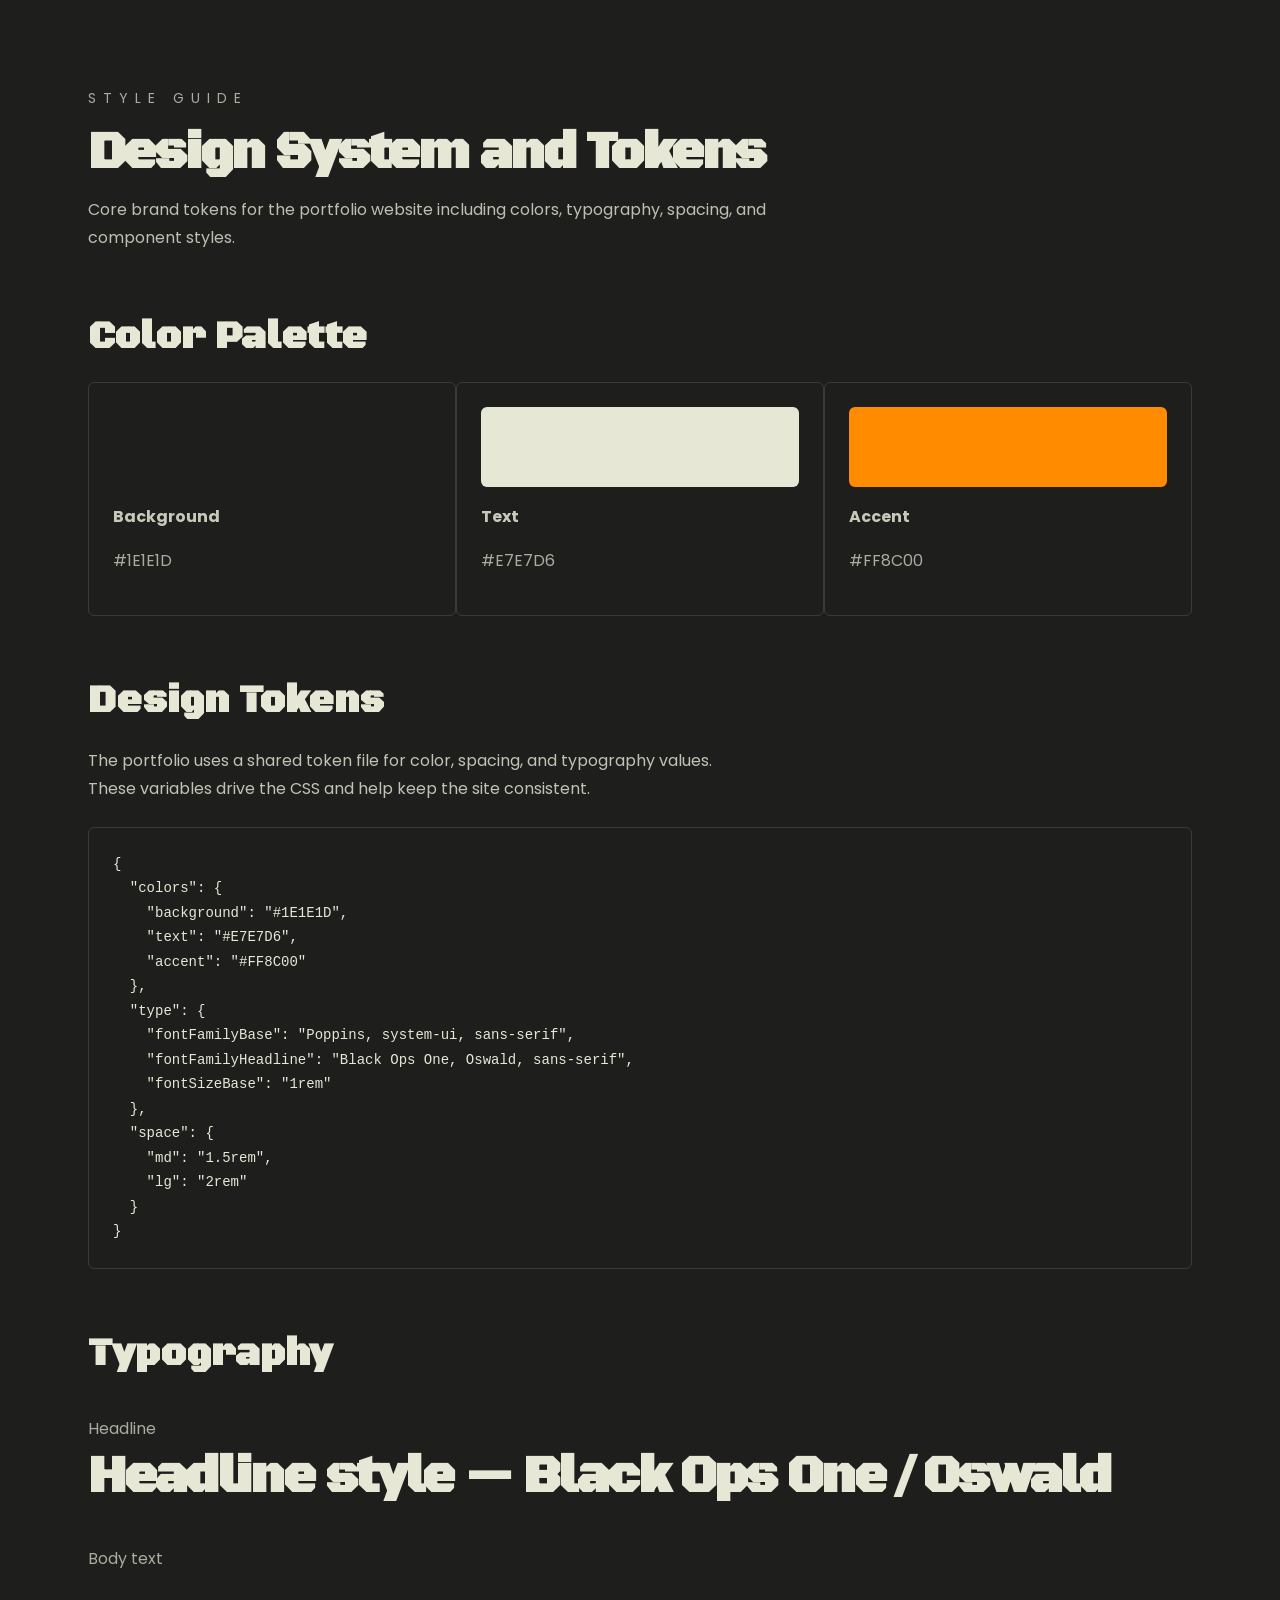
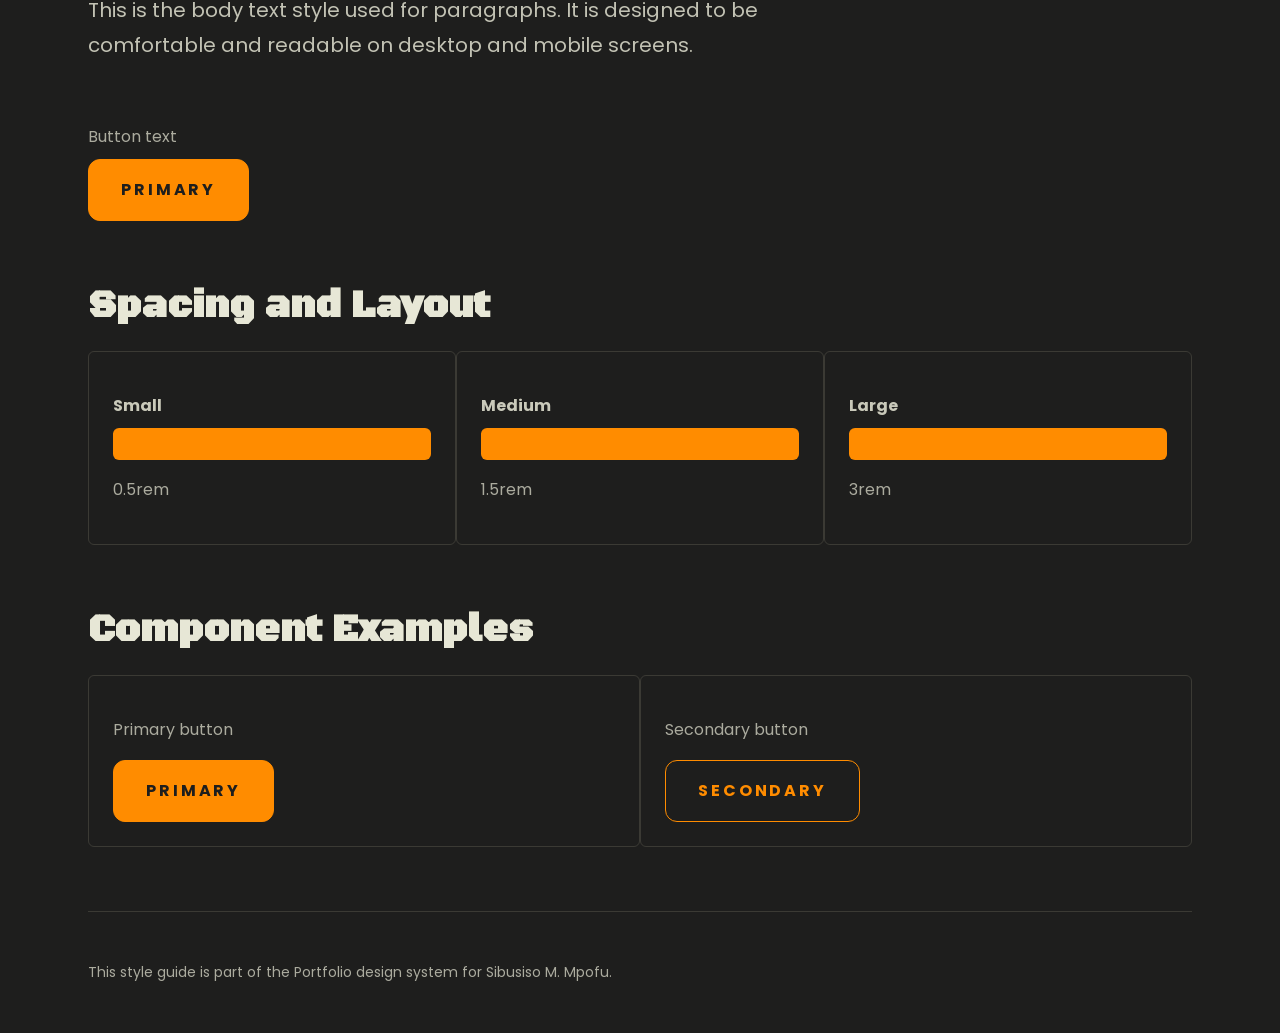
<file: docs/design/styleguide.html>
<!DOCTYPE html>
<html lang="en" class="scroll-smooth">
<head>
  <meta charset="UTF-8">
  <meta name="viewport" content="width=device-width, initial-scale=1.0">
  <title>Style Guide — Sibusiso M. Mpofu</title>
  <link rel="stylesheet" href="../../css/style.css?v=20261013-release1">
</head>
<body class="bg-brandBlack text-brandOffwhite font-poppins antialiased selection:bg-brandYellow selection:text-brandBlack">
  <a href="#main-content" class="skip-link">Skip to main content</a>
  <main id="main-content" class="pt-28 px-6 max-w-6xl mx-auto">
    <header class="mb-16">
      <p class="text-sm text-brandOffwhite/70 uppercase tracking-[0.5em] mb-4">Style Guide</p>
      <h1 class="section-heading font-gothic mb-4">Design System and Tokens</h1>
      <p class="text-brandOffwhite/80 max-w-3xl">Core brand tokens for the portfolio website including colors, typography, spacing, and component styles.</p>
    </header>

    <section class="mb-16">
      <h2 class="text-3xl font-gothic mb-6">Color Palette</h2>
      <div class="grid grid-cols-1 sm:grid-cols-3 gap-6">
        <div class="p-6 rounded-sm border border-brandSlate/20 bg-brandBlack/80">
          <div class="h-20 mb-4 rounded-sm bg-brandBlack"></div>
          <p class="font-bold">Background</p>
          <p class="text-brandOffwhite/70">#1E1E1D</p>
        </div>
        <div class="p-6 rounded-sm border border-brandSlate/20 bg-brandBlack/80">
          <div class="h-20 mb-4 rounded-sm bg-brandOffwhite"></div>
          <p class="font-bold">Text</p>
          <p class="text-brandOffwhite/70">#E7E7D6</p>
        </div>
        <div class="p-6 rounded-sm border border-brandSlate/20 bg-brandBlack/80">
          <div class="h-20 mb-4 rounded-sm bg-brandYellow"></div>
          <p class="font-bold">Accent</p>
          <p class="text-brandOffwhite/70">#FF8C00</p>
        </div>
      </div>
    </section>

    <section class="mb-16">
      <h2 class="text-3xl font-gothic mb-6">Design Tokens</h2>
      <p class="text-copy mb-6">The portfolio uses a shared token file for color, spacing, and typography values. These variables drive the CSS and help keep the site consistent.</p>
      <pre class="p-6 rounded-sm bg-brandBlack/80 border border-brandSlate/20 overflow-x-auto text-sm text-brandOffwhite"><code>{
  "colors": {
    "background": "#1E1E1D",
    "text": "#E7E7D6",
    "accent": "#FF8C00"
  },
  "type": {
    "fontFamilyBase": "Poppins, system-ui, sans-serif",
    "fontFamilyHeadline": "Black Ops One, Oswald, sans-serif",
    "fontSizeBase": "1rem"
  },
  "space": {
    "md": "1.5rem",
    "lg": "2rem"
  }
}</code></pre>
    </section>

    <section class="mb-16">
      <h2 class="text-3xl font-gothic mb-6">Typography</h2>
      <div class="space-y-6">
        <div>
          <p class="text-brandOffwhite/70 mb-2">Headline</p>
          <h2 class="section-heading font-gothic">Headline style — Black Ops One / Oswald</h2>
        </div>
        <div>
          <p class="text-brandOffwhite/70 mb-2">Body text</p>
          <p class="text-xl text-copy leading-relaxed">This is the body text style used for paragraphs. It is designed to be comfortable and readable on desktop and mobile screens.</p>
        </div>
        <div>
          <p class="text-brandOffwhite/70 mb-2">Button text</p>
          <a class="btn btn-primary" href="#">Primary</a>
        </div>
      </div>
    </section>

    <section class="mb-16">
      <h2 class="text-3xl font-gothic mb-6">Spacing and Layout</h2>
      <div class="grid grid-cols-1 md:grid-cols-3 gap-6">
        <div class="p-6 rounded-sm border border-brandSlate/20 bg-brandBlack/80">
          <p class="font-bold mb-2">Small</p>
          <div class="h-8 w-full bg-brandYellow rounded-sm"></div>
          <p class="text-brandOffwhite/70 mt-2">0.5rem</p>
        </div>
        <div class="p-6 rounded-sm border border-brandSlate/20 bg-brandBlack/80">
          <p class="font-bold mb-2">Medium</p>
          <div class="h-8 w-full bg-brandYellow rounded-sm"></div>
          <p class="text-brandOffwhite/70 mt-2">1.5rem</p>
        </div>
        <div class="p-6 rounded-sm border border-brandSlate/20 bg-brandBlack/80">
          <p class="font-bold mb-2">Large</p>
          <div class="h-8 w-full bg-brandYellow rounded-sm"></div>
          <p class="text-brandOffwhite/70 mt-2">3rem</p>
        </div>
      </div>
    </section>

    <section class="mb-16">
      <h2 class="text-3xl font-gothic mb-6">Component Examples</h2>
      <div class="grid grid-cols-1 md:grid-cols-2 gap-6">
        <div class="p-6 rounded-sm border border-brandSlate/20 bg-brandBlack/80">
          <p class="text-brandOffwhite/70 mb-4">Primary button</p>
          <a class="btn btn-primary" href="#">Primary</a>
        </div>
        <div class="p-6 rounded-sm border border-brandSlate/20 bg-brandBlack/80">
          <p class="text-brandOffwhite/70 mb-4">Secondary button</p>
          <a class="btn btn-secondary" href="#">Secondary</a>
        </div>
      </div>
    </section>

    <footer class="py-12 text-brandOffwhite/70 text-sm border-t border-brandSlate/20">
      This style guide is part of the Portfolio design system for Sibusiso M. Mpofu.
    </footer>
  </main>
</body>
</html>
</file>
<file: css/style.css>
:root {
    --brand-black: #1E1E1D;
    --brand-offwhite: #E7E7D6;
    --brand-slate: #AEAC92;
    --brand-yellow: #FF8C00;
    --body-max-width: 90rem;
    --content-max-width: 90rem;
    --font-sans: 'Poppins', system-ui, -apple-system, 'Segoe UI', Roboto, 'Helvetica Neue', Arial, 'Noto Sans', 'Apple Color Emoji', 'Segoe UI Emoji', 'Segoe UI Symbol';
    --font-headline: 'Black Ops One', 'Oswald', 'Public Sans', 'Franklin Gothic Medium', 'Arial Narrow', Arial, sans-serif;
    --font-size-base: 1rem;
    --font-size-large: 1.25rem;
    --font-size-heading: 3rem;
    --line-height-base: 1.75;
    --font-weight-regular: 400;
    --font-weight-medium: 500;
    --font-weight-bold: 700;
    --focus-ring: rgba(255, 140, 0, 0.28);
    --space-xs: 0.5rem;
    --space-sm: 0.75rem;
    --space-md: 1.5rem;
    --space-lg: 2rem;
    --space-xl: 3rem;
    --space-xxl: 4rem;
    --page-top: clamp(7rem, 10vw, 8rem);
    --page-gutter: clamp(1rem, 3vw, 1.5rem);
    --section-space: clamp(3rem, 5vw, 5rem);
    --block-space: clamp(1.5rem, 3vw, 2.5rem);
    --radius-sm: 0.375rem;
    --radius: 0.75rem;
    --radius-lg: 1rem;
    --shadow-soft: 0 24px 60px rgba(0, 0, 0, 0.24);
    --transition-fast: 200ms ease;
}

html {
    scroll-behavior: smooth;
}

*,
*::before,
*::after {
    box-sizing: border-box;
}

body {
    margin: 0;
    min-height: 100vh;
    font-family: var(--font-sans);
    font-size: var(--font-size-base);
    line-height: var(--line-height-base);
    font-weight: var(--font-weight-regular);
    color: var(--brand-offwhite);
    background: radial-gradient(circle at top left, rgba(255, 140, 0, 0.08), transparent 20%),
                radial-gradient(circle at bottom right, rgba(174, 172, 146, 0.08), transparent 18%),
                var(--brand-black);
}

.skip-link {
    position: absolute;
    top: 1rem;
    left: 1rem;
    background: var(--brand-yellow);
    color: var(--brand-black);
    padding: 0.75rem 1rem;
    border-radius: var(--radius);
    z-index: 100;
    transform: translateY(calc(-100% - 2rem));
    transition: transform 150ms ease;
}

.skip-link:focus-visible {
    transform: translateY(0);
    outline: 3px solid var(--focus-ring);
}

h1 {
    font-size: clamp(2.8rem, 5vw, 4.5rem);
    line-height: 1.05;
    letter-spacing: -0.03em;
    margin: 0;
}

h2 {
    font-size: clamp(2rem, 3vw, 3rem);
    line-height: 1.1;
    margin: 0;
}

h3 {
    font-size: clamp(1.5rem, 2.2vw, 2rem);
    line-height: 1.2;
    margin: 0;
}

.page-intro {
    max-width: 58rem;
}

pre {
    overflow-x: auto;
    max-width: 100%;
    white-space: pre-wrap;
    word-break: break-word;
}

.page-intro h1,
.section-heading {
    font-size: clamp(2.8rem, 4.8vw, 4.5rem);
    line-height: 1.05;
    letter-spacing: -0.04em;
    margin-bottom: 1.25rem;
}

.text-copy {
    color: rgba(231, 231, 214, 0.82);
    max-width: 65ch;
}

.input {
    width: 100%;
    border: 1px solid rgba(231, 231, 214, 0.18);
    border-radius: 0.75rem;
    background: rgba(255, 255, 255, 0.04);
    color: var(--brand-offwhite);
    font: inherit;
    min-height: 3.25rem;
    outline: none;
    transition: border-color var(--transition-fast), background-color var(--transition-fast), box-shadow var(--transition-fast);
}

.input:focus {
    border-color: var(--brand-yellow);
    box-shadow: 0 0 0 3px rgba(255, 140, 0, 0.14);
    background: rgba(255, 255, 255, 0.08);
}

button,
.btn {
    cursor: pointer;
    max-width: 100%;
}

.project-grid {
    display: grid;
    grid-template-columns: repeat(2, minmax(0, 1fr));
    gap: 2rem;
    align-items: start;
}

.project-stat-grid {
    display: grid;
    grid-template-columns: repeat(3, minmax(0, 1fr));
    gap: 1.25rem;
    margin-top: 2rem;
    position: relative;
    z-index: 1;
}

.project-card,
.project-callout {
    background: rgba(255, 255, 255, 0.04);
    border: 1px solid rgba(174, 172, 146, 0.15);
    border-radius: 0.75rem;
    padding: 1.5rem;
}

.project-stat-card {
    padding: 1.2rem 1.25rem;
    min-height: 8.5rem;
    display: flex;
    flex-direction: column;
    justify-content: center;
}

.project-stat-value {
    font-family: var(--font-headline);
    font-size: clamp(2.15rem, 2.8vw, 3rem);
    line-height: 1.05;
    color: var(--brand-yellow);
}

.project-stat-card p {
    margin-top: 0.75rem;
    font-size: 0.8rem;
    line-height: 1.5;
}

.project-card h4,
.project-card h3 {
    margin-top: 0;
    margin-bottom: 0.75rem;
}

.project-badges {
    display: flex;
    flex-wrap: wrap;
    gap: 0.75rem;
    margin-top: 1.5rem;
}

.project-badge {
    display: inline-flex;
    align-items: center;
    justify-content: center;
    border: 1px solid rgba(174, 172, 146, 0.18);
    padding: 0.65rem 0.95rem;
    border-radius: 0.75rem;
    font-size: 0.95rem;
    background: rgba(255, 255, 255, 0.03);
    color: var(--brand-offwhite);
}

.project-capabilities {
    display: flex;
    flex-wrap: wrap;
    gap: 0.5rem;
    margin-bottom: 1.5rem;
}

.project-capability {
    display: inline-flex;
    align-items: center;
    justify-content: center;
    border: 1px solid rgba(174, 172, 146, 0.15);
    padding: 0.45rem 0.75rem;
    border-radius: 0.375rem;
    font-size: 0.85rem;
    background: rgba(255, 255, 255, 0.02);
    color: var(--brand-offwhite);
}


.project-media img {
    width: 100%;
    height: 100%;
    object-fit: contain;
    object-position: center;
}

.project-hero-banner {
    position: relative;
    left: 50%;
    right: 50%;
    width: 100vw;
    margin-left: -50vw;
    margin-right: -50vw;
    max-width: 100vw;
    padding: 0 1.5rem;
}

.project-hero-banner .project-media {
    aspect-ratio: 16 / 8;
    width: 100%;
    min-height: 20rem;
    border-radius: 1.25rem;
    overflow: hidden;
    border: 1px solid rgba(174, 172, 146, 0.15);
    box-shadow: 0 30px 70px rgba(0, 0, 0, 0.35);
    background: rgba(0, 0, 0, 0.06);
}

.project-label {
    display: inline-block;
    text-transform: uppercase;
    letter-spacing: 0.2em;
    font-size: 0.8rem;
    color: var(--brand-yellow);
    margin-bottom: 0.75rem;
}

@media (max-width: 900px) {
    .project-grid {
        grid-template-columns: 1fr;
    }
    .project-stat-grid {
        grid-template-columns: 1fr;
    }
}

body::selection {
    background: var(--brand-yellow);
    color: var(--brand-black);
}

h1, h2, h3, h4, h5, h6 {
    font-family: var(--font-headline);
    color: var(--brand-offwhite);
}

p {
    color: rgba(231, 231, 214, 0.85);
}

a {
    color: var(--brand-yellow);
    text-decoration: none;
}

a:hover, a:focus {
    color: var(--brand-yellow);
    background-color: transparent;
}

a.nav-link {
    color: var(--brand-offwhite);
    padding: 0.55rem 0.85rem;
    border-radius: 0.5rem;
    transition: color 0.25s ease, background-color 0.25s ease;
}

a.nav-link:hover, a.nav-link:focus-visible,
a.nav-link[aria-current="page"] {
    color: var(--brand-black);
    background-color: var(--brand-yellow);
}

a.nav-link[aria-current="page"] {
    box-shadow: inset 0 -2px 0 0 rgba(0, 0, 0, 0.12);
}

header nav {
    max-width: var(--body-max-width);
}

#home {
    min-height: calc(100dvh - 5rem);
    position: relative;
    overflow: hidden;
}

#home::before {
    content: '';
    position: absolute;
    inset: 0;
    background: radial-gradient(circle at 20% 20%, rgba(255, 140, 0, 0.12), transparent 18%),
                linear-gradient(135deg, rgba(255, 140, 0, 0.06), transparent 35%),
                linear-gradient(220deg, rgba(174, 172, 146, 0.05), transparent 50%);
    pointer-events: none;
}

#home .hero-grid {
    position: relative;
    z-index: 1;
}

#home .hero-left h1 {
    letter-spacing: -0.03em;
}

#home .hero-panel {
    background: linear-gradient(180deg, rgba(255,255,255,0.03), rgba(255,255,255,0));
    box-shadow: 0 30px 80px rgba(0,0,0,0.35);
    border-radius: 0.75rem;
}

/* Technical Fine-Line Blueprint Grid Utility */
.engineering-grid {
    background-size: 40px 40px;
    background-image: 
        linear-gradient(to right, rgba(174, 172, 146, 0.05) 1px, transparent 1px),
        linear-gradient(to bottom, rgba(174, 172, 146, 0.05) 1px, transparent 1px);
}

/* Responsive hero refinements */
#home {
    min-height: calc(100dvh - 5rem);
}
#home .hero-left {
    max-width: 40rem;
}
#home .hero-left h1 {
    font-size: clamp(3.5rem, 4.8vw, 5rem);
    line-height: 1.05;
    opacity: 0;
    transform: translateY(6px);
    transition: opacity 600ms ease, transform 600ms ease;
}
#home .hero-left h1.visible {
    opacity: 1;
    transform: none;
}
#home .hero-left p {
    font-size: clamp(1rem, 1.25vw, 1.25rem);
    max-width: 38rem;
}
#home .hero-actions {
    display: flex;
    flex-wrap: wrap;
    gap: 1rem;
}
#home .hero-actions .btn {
    min-width: 12rem;
}
.btn {
    display: inline-flex;
    align-items: center;
    justify-content: center;
    gap: 0.5rem;
    border-radius: 0.75rem;
    padding: 1rem 2rem;
    font-weight: 700;
    text-transform: uppercase;
    letter-spacing: 0.18em;
    border: 1px solid transparent;
    transition: background-color var(--transition-fast), color var(--transition-fast), border-color var(--transition-fast), transform var(--transition-fast);
    text-decoration: none;
}
.btn:hover,
.btn:focus-visible {
    transform: translateY(-1px);
}
.btn-primary {
    background: var(--brand-yellow);
    color: var(--brand-black);
    border-color: var(--brand-yellow);
}
.btn-primary:hover,
.btn-primary:focus-visible {
    background: var(--brand-offwhite);
    color: var(--brand-black);
}
.btn-secondary {
    background: transparent;
    color: var(--brand-yellow);
    border-color: var(--brand-yellow);
}
.btn-secondary:hover,
.btn-secondary:focus-visible {
    background: var(--brand-yellow);
    color: var(--brand-black);
}
.btn-outline {
    background: transparent;
    color: var(--brand-offwhite);
    border-color: rgba(231, 231, 214, 0.4);
}
.btn-outline:hover,
.btn-outline:focus-visible {
    border-color: var(--brand-yellow);
    color: var(--brand-yellow);
}
.btn:active {
    transform: translateY(0);
}
.section-heading {
    font-size: clamp(2.5rem, 4vw, 4.5rem);
    letter-spacing: -0.04em;
    line-height: 1.05;
    margin: 0;
}
.text-copy {
    color: rgba(231, 231, 214, 0.82);
    max-width: 65ch;
}
#home .hero-panel {
    width: min(100%, 22rem);
    aspect-ratio: 4 / 5;
    max-width: 100%;
    border-radius: var(--radius-lg);
    box-shadow: var(--shadow-soft);
    overflow: hidden;
}
#home .hero-panel img {
    width: 100%;
    height: 100%;
    object-fit: contain;
    object-position: center;
    background: rgba(0, 0, 0, 0.06);
}
#home .hero-left {
    max-width: 40rem;
}
@media (max-width: 1024px) {
    #home {
        padding-top: calc(5rem + 1rem);
    }
    #home .hero-grid {
        grid-template-columns: minmax(0, 1fr);
        gap: 2.5rem;
    }
    #home .hero-grid > * {
        min-width: 0;
    }
    #home .hero-panel {
        margin: 0 auto;
        width: min(100%, 28rem);
    }
}

@media (max-width: 768px) {
    #home .hero-left h1 {
        font-size: clamp(2.5rem, 8vw, 3.5rem);
    }
    #home .hero-left p {
        font-size: 1rem;
    }
    #home .hero-actions {
        justify-content: flex-start;
    }
    #home .hero-actions a {
        width: 100%;
    }
    #home .hero-panel {
        height: 24rem;
    }
}

@media (max-width: 640px) {
    header nav {
        flex-wrap: wrap;
        gap: 1rem;
    }
    header nav ul {
        justify-content: center;
    }
    .btn {
        width: 100%;
    }
    .page-intro {
        padding: 0 1rem;
    }
}

/* Tailwind-style utility support for HTML classes */
.scroll-smooth {
    scroll-behavior: smooth;
}
.antialiased {
    -webkit-font-smoothing: antialiased;
    -moz-osx-font-smoothing: grayscale;
}
.font-poppins {
    font-family: var(--font-sans);
}
.font-gothic {
    font-family: var(--font-headline);
}

:focus-visible {
    outline: 3px solid var(--focus-ring);
    outline-offset: 2px;
}
.uppercase {
    text-transform: uppercase;
}
.relative {
    position: relative;
}
.absolute {
    position: absolute;
}
.inset-0 {
    top: 0;
    right: 0;
    bottom: 0;
    left: 0;
}
.left-0 {
    left: 0;
}
.top-0 {
    top: 0;
}
.w-full {
    width: 100%;
}
.h-20 {
    height: 5rem;
}
.h-8 {
    height: 2rem;
}
.w-8 {
    width: 2rem;
}
.w-\[450px\] {
    width: 450px;
}
.h-\[600px\] {
    height: 600px;
}
.max-w-7xl {
    max-width: var(--body-max-width);
}
.max-w-6xl {
    max-width: 72rem;
}
.max-w-lg {
    max-width: 38rem;
}
.max-w-xl {
    max-width: 36rem;
}
.max-w-3xl {
    max-width: 48rem;
}
.max-w-md {
    max-width: 28rem;
}
.mx-auto {
    margin-left: auto;
    margin-right: auto;
}
.px-6 {
    padding-left: 1.5rem;
    padding-right: 1.5rem;
}
.px-8 {
    padding-left: 2rem;
    padding-right: 2rem;
}
.px-12 {
    padding-left: 3rem;
    padding-right: 3rem;
}
.py-4 {
    padding-top: 1rem;
    padding-bottom: 1rem;
}
.py-8 {
    padding-top: 2rem;
    padding-bottom: 2rem;
}
.py-12 {
    padding-top: 3rem;
    padding-bottom: 3rem;
}
.py-24 {
    padding-top: 6rem;
    padding-bottom: 6rem;
}
.pt-20 {
    /* Shared top spacing for main content sections */
    padding-top: 5rem;
}
.pt-28 {
    /* Extra top padding used by page-level main wrappers */
    padding-top: 4.5rem;
}
.page-intro {
    /* Shared spacing for the first heading block on the non-home pages */
    padding-top: 1rem;
    padding-bottom: 0.25rem;
}
.page-intro h1 {
    margin-top: 0;
    margin-bottom: 1.5rem;
}
.pt-4 {
    padding-top: 1rem;
}
.pl-6 {
    padding-left: 1.5rem;
}
.p-6 {
    padding: 1.5rem;
}
.p-8 {
    padding: 2rem;
}
.mb-2 {
    margin-bottom: 0.5rem;
}
.mb-4 {
    margin-bottom: 1rem;
}
.mb-6 {
    margin-bottom: 1.5rem;
}
.mb-8 {
    margin-bottom: 2rem;
}
.mb-12 {
    margin-bottom: 3rem;
}
.mb-16 {
    margin-bottom: 4rem;
}
.mt-8 {
    margin-top: 2rem;
}
.mt-10 {
    margin-top: 2.5rem;
}
.mt-12 {
    margin-top: 3rem;
}
.mt-16 {
    margin-top: 4rem;
}
.gap-0 {
    gap: 0;
}
.gap-8 {
    gap: 2rem;
}
.gap-12 {
    gap: 3rem;
}
.gap-16 {
    gap: 4rem;
}
.space-x-4 {
    display: flex;
    gap: 1rem;
}
.space-x-8 {
    display: flex;
    gap: 2rem;
}
.space-y-3 {
    display: flex;
    flex-direction: column;
    gap: 0.75rem;
}
.space-y-4 {
    display: flex;
    flex-direction: column;
    gap: 1rem;
}
.space-y-6 {
    display: flex;
    flex-direction: column;
    gap: 1.5rem;
}
.space-y-8 {
    display: flex;
    flex-direction: column;
    gap: 2rem;
}
.flex {
    display: flex;
}
.flex-col {
    flex-direction: column;
}
.items-center {
    align-items: center;
}
.items-start {
    align-items: flex-start;
}
.justify-between {
    justify-content: space-between;
}
.justify-center {
    justify-content: center;
}
.grid {
    display: grid;
}
.grid-cols-1 {
    grid-template-columns: repeat(1, minmax(0, 1fr));
}
.grid-cols-2 {
    grid-template-columns: repeat(2, minmax(0, 1fr));
}
.grid-cols-3 {
    grid-template-columns: repeat(3, minmax(0, 1fr));
}
.min-h-screen {
    min-height: 100vh;
}
.overflow-hidden {
    overflow: hidden;
}
.border {
    border: 1px solid currentColor;
}
.border-b {
    border-bottom: 1px solid currentColor;
}
.border-t {
    border-top: 1px solid currentColor;
}
.border-r {
    border-right: 1px solid currentColor;
}
.border-l-4 {
    border-left-width: 4px;
    border-left-style: solid;
}
.rounded-sm {
    border-radius: 0.375rem;
}
.leading-relaxed {
    line-height: 1.75;
}
.leading-tight {
    line-height: 1.05;
}
.text-center {
    text-align: center;
}
.text-sm {
    font-size: 0.875rem;
}
.text-lg {
    font-size: 1.125rem;
}
.text-xl {
    font-size: 1.25rem;
}
.text-2xl {
    font-size: 1.5rem;
}
.text-5xl {
    font-size: 3rem;
}
.text-7xl {
    font-size: 4.5rem;
}
.font-bold {
    font-weight: 700;
}
.list-disc {
    list-style-type: disc;
}
.list-inside {
    list-style-position: inside;
}
.tracking-tighter {
    letter-spacing: -0.05em;
}
.tracking-wide {
    letter-spacing: 0.08em;
}
.tracking-widest {
    letter-spacing: 0.18em;
}
.tracking-\[0\.2em\] {
    letter-spacing: 0.2em;
}
.tracking-\[0\.5em\] {
    letter-spacing: 0.5em;
}
.transition-all {
    transition: all 0.3s ease;
}
.transition-colors {
    transition: color 0.3s ease, background-color 0.3s ease, border-color 0.3s ease;
}
.transition-transform {
    transition: transform 0.3s ease;
}
.duration-300 {
    transition-duration: 0.3s;
}
.duration-500 {
    transition-duration: 0.5s;
}
.hover\:scale-105:hover {
    transform: scale(1.05);
}
.hover\:bg-brandYellow:hover {
    background: var(--brand-yellow);
    color: var(--brand-black);
}
.hover\:bg-brandOffwhite:hover {
    background: var(--brand-offwhite);
    color: var(--brand-black);
}
.hover\:border-brandYellow:hover {
    border-color: var(--brand-yellow);
}
.hover\:border-brandYellow\/50:hover {
    border-color: rgba(255, 140, 0, 0.5);
}
.hover\:text-brandBlack:hover {
    color: var(--brand-black);
}
.hover\:text-brandYellow:hover {
    color: var(--brand-yellow);
}
.group:hover .group-hover\:text-brandYellow {
    color: var(--brand-yellow);
}
.line-clamp-2 {
    display: -webkit-box;
    -webkit-line-clamp: 2;
    line-clamp: 2;
    -webkit-box-orient: vertical;
    overflow: hidden;
}
.aspect-video {
    aspect-ratio: 16 / 9;
    width: 100%;
}
.project-thumbnail {
    display: block;
    width: 100%;
    height: 100%;
    object-fit: cover;
}
.gallery-grid {
    display: grid;
    grid-template-columns: 1.6fr 0.9fr;
    gap: 1rem;
}
.gallery-item {
    display: block;
    width: 100%;
    border: 1px solid rgba(174, 172, 146, 0.15);
    border-radius: 0.5rem;
    overflow: hidden;
    background: rgba(255, 255, 255, 0.03);
    cursor: pointer;
    padding: 0;
    transition: border-color 0.2s ease, transform 0.2s ease, box-shadow 0.2s ease;
}
.gallery-item:hover,
.gallery-item:focus-visible {
    border-color: rgba(255, 140, 0, 0.7);
    transform: translateY(-1px);
    box-shadow: 0 0 0 1px rgba(255, 140, 0, 0.2);
}
.gallery-item-main {
    grid-column: 1 / span 2;
    min-height: 24rem;
}
.gallery-item img {
    display: block;
    width: 100%;
    height: 100%;
    object-fit: cover;
}

/* Smaller main thumbnail for pages that opt-in with .gallery-small */
.gallery-grid.gallery-small {
    /* For small galleries, keep the thumbnail inside its column and use a single column layout */
    grid-template-columns: 1fr;
    align-items: start;
}
.gallery-grid.gallery-small .gallery-item-main {
    /* don't span both columns in the small layout and cap vertical space */
    grid-column: auto;
    min-height: 5.5rem;
    max-height: 33rem;
    height: auto;
}
.gallery-grid.gallery-small .gallery-item-main img {
    width: 100%;
    height: auto;
    max-height: 33rem;
    object-fit: cover;
}
.gallery-item-main img {
    height: 100%;
    width: 100%;
    object-fit: cover;
}
.gallery-item img {
    width: 100%;
    height: 100%;
    object-fit: cover;
    transition: transform 0.3s ease;
}
.cnc-showcase {
    position: relative;
    width: 100%;
    height: 100%;
    aspect-ratio: 16 / 9;
    background: rgba(0, 0, 0, 0.35);
}
.cnc-showcase-image,
.cnc-showcase-video {
    display: block;
    width: 100%;
    height: 100%;
    object-fit: contain;
}
.cnc-showcase-image[hidden],
.cnc-showcase-video[hidden] {
    display: none;
}
.cnc-showcase-prev,
.cnc-showcase-next {
    position: absolute;
    z-index: 2;
    top: 50%;
    width: 3rem;
    height: 3rem;
    border: 1px solid rgba(174, 172, 146, 0.45);
    border-radius: 50%;
    color: var(--brand-offwhite);
    background: rgba(15, 15, 15, 0.82);
    font: inherit;
    font-size: 1.5rem;
    cursor: pointer;
    transform: translateY(-50%);
}
.cnc-showcase-prev { left: 1rem; }
.cnc-showcase-next { right: 1rem; }
.cnc-showcase-prev:hover,
.cnc-showcase-next:hover,
.cnc-showcase-prev:focus-visible,
.cnc-showcase-next:focus-visible {
    border-color: var(--brand-yellow);
}
.cnc-showcase-caption {
    position: absolute;
    right: 0;
    bottom: 0;
    left: 0;
    padding: 0.6rem 1rem;
    color: var(--brand-offwhite);
    background: rgba(15, 15, 15, 0.78);
    text-align: center;
    pointer-events: none;
}
.gallery-item:hover img,
.gallery-item:focus-visible img {
    transform: scale(1.03);
}
.gallery-modal {
    display: none;
    position: fixed;
    inset: 0;
    z-index: 1000;
    align-items: center;
    justify-content: center;
    padding: 1.5rem;
}
.gallery-modal.active {
    display: flex;
}
.gallery-modal-overlay {
    position: absolute;
    inset: 0;
    background: rgba(0, 0, 0, 0.85);
}
.gallery-viewer {
    position: relative;
    z-index: 1;
    width: min(88vw, 80rem);
    max-height: 85vh;
    aspect-ratio: 16 / 9;
    background: rgba(15, 15, 15, 0.98);
    border-radius: 0.75rem;
    overflow: hidden;
    display: flex;
    align-items: center;
    justify-content: center;
}
.gallery-current,
.gallery-current-video {
    width: 100%;
    height: 100%;
    object-fit: contain;
}
.gallery-current-video {
    display: none;
}
.gallery-caption {
    position: absolute;
    left: 0;
    right: 0;
    bottom: 0;
    padding: 0.75rem 1rem;
    color: var(--brand-offwhite);
    background: linear-gradient(180deg, transparent, rgba(0, 0, 0, 0.7));
    font-size: 0.95rem;
    text-align: center;
}
.gallery-close,
.gallery-prev,
.gallery-next {
    position: absolute;
    z-index: 2;
    border: 1px solid rgba(174, 172, 146, 0.35);
    background: rgba(15, 15, 15, 0.9);
    color: var(--brand-offwhite);
    width: 3.5rem;
    height: 3.5rem;
    font-size: 1.35rem;
    border-radius: 999px;
    display: grid;
    place-items: center;
    cursor: pointer;
    transition: background 0.2s ease, border-color 0.2s ease, color 0.2s ease, transform 0.2s ease;
}
.gallery-close:hover,
.gallery-prev:hover,
.gallery-next:hover,
.gallery-close:focus-visible,
.gallery-prev:focus-visible,
.gallery-next:focus-visible {
    background: rgba(255, 140, 0, 0.14);
    border-color: rgba(255, 140, 0, 0.7);
    color: var(--brand-offwhite);
    transform: translateY(-1px);
}
.gallery-close {
    top: 1rem;
    right: 1rem;
}
.gallery-prev {
    top: 50%;
    left: 1rem;
    transform: translateY(-50%);
}
.gallery-next {
    top: 50%;
    right: 1rem;
    transform: translateY(-50%);
}
.gallery-close:focus-visible,
.gallery-prev:focus-visible,
.gallery-next:focus-visible {
    outline: 3px solid rgba(255, 140, 0, 0.6);
    outline-offset: 2px;
}
.bg-brandBlack {
    background: var(--brand-black);
}
.bg-brandBlack\/30 {
    background: rgba(30, 30, 29, 0.3);
}
.bg-brandBlack\/50 {
    background: rgba(30, 30, 29, 0.5);
}
.bg-brandBlack\/60 {
    background: rgba(30, 30, 29, 0.6);
}
.bg-brandBlack\/90 {
    background: rgba(30, 30, 29, 0.9);
}
.bg-brandOffwhite {
    background: var(--brand-offwhite);
}
.bg-brandSlate\/10 {
    background: rgba(174, 172, 146, 0.1);
}
.bg-brandYellow {
    background: var(--brand-yellow);
}
.text-brandBlack {
    color: var(--brand-black);
}
.text-brandOffwhite {
    color: var(--brand-offwhite);
}
.text-brandOffwhite\/60 {
    color: rgba(231, 231, 214, 0.6);
}
.text-brandOffwhite\/70 {
    color: rgba(231, 231, 214, 0.7);
}
.text-brandOffwhite\/80 {
    color: rgba(231, 231, 214, 0.8);
}
.text-brandOffwhite\/90 {
    color: rgba(231, 231, 214, 0.9);
}
.text-brandSlate {
    color: var(--brand-slate);
}
.text-brandSlate\/20 {
    color: rgba(174, 172, 146, 0.2);
}
.text-brandSlate\/30 {
    color: rgba(174, 172, 146, 0.3);
}
.text-brandYellow {
    color: var(--brand-yellow);
}
.border-brandSlate\/20 {
    border-color: rgba(174, 172, 146, 0.2);
}
.border-brandSlate\/30 {
    border-color: rgba(174, 172, 146, 0.3);
}
.border-brandYellow {
    border-color: var(--brand-yellow);
}
.selection\:bg-brandYellow::selection {
    background: var(--brand-yellow);
}
.selection\:text-brandBlack::selection {
    color: var(--brand-black);
}
    .backdrop-blur-md {
        backdrop-filter: blur(0.75rem);
    }
    .bg-brandBlack\/30 {
        background: rgba(30, 30, 29, 0.3);
    }
    .bg-brandBlack\/50 {
        background: rgba(30, 30, 29, 0.5);
    }
    .bg-brandBlack\/60 {
        background: rgba(30, 30, 29, 0.6);
    }
    .bg-brandBlack\/90 {
        background: rgba(30, 30, 29, 0.9);
    }
    .bg-brandSlate\/10 {
        background: rgba(174, 172, 146, 0.1);
    }
    .block {
        display: block;
    }
    .border-brandSlate\/20 {
        border-color: rgba(174, 172, 146, 0.2);
    }
    .border-brandSlate\/30 {
        border-color: rgba(174, 172, 146, 0.3);
    }
    .fixed {
        position: fixed;
    }
    .group:hover .group-hover\:text-brandYellow {
        color: var(--brand-yellow);
    }
    .h-\[600px\] {
        height: 600px;
    }
    .hero-right {
        position: relative;
        display: flex;
        justify-content: center;
        align-items: center;
    }
    .hover\:bg-brandYellow:hover {
        background: var(--brand-yellow);
        color: var(--brand-black);
    }
    .hover\:border-brandYellow:hover {
        border-color: var(--brand-yellow);
    }
    .hover\:border-brandYellow\/50:hover {
        border-color: rgba(255, 140, 0, 0.5);
    }
    .hover\:scale-105:hover {
        transform: scale(1.05);
    }
    .hover\:text-brandBlack:hover {
        color: var(--brand-black);
    }
    .hover\:text-brandYellow:hover {
        color: var(--brand-yellow);
    }
    .flex-col {
        flex-direction: column;
    }
    .mt-6 {
        margin-top: 1.5rem;
    }
    .selection\:bg-brandYellow::selection {
        background: var(--brand-yellow);
    }
    .selection\:text-brandBlack::selection {
        color: var(--brand-black);
    }
    .text-brandOffwhite\/60 {
        color: rgba(231, 231, 214, 0.6);
    }
    .text-brandOffwhite\/70 {
        color: rgba(231, 231, 214, 0.7);
    }
    .text-brandOffwhite\/80 {
        color: rgba(231, 231, 214, 0.8);
    }
    .text-brandOffwhite\/90 {
        color: rgba(231, 231, 214, 0.9);
    }
    .text-brandSlate\/20 {
        color: rgba(174, 172, 146, 0.2);
    }
    .text-brandSlate\/30 {
        color: rgba(174, 172, 146, 0.3);
    }
    .text-xs {
        font-size: 0.75rem;
    }
    .tracking-\[0\.2em\] {
        letter-spacing: 0.2em;
    }
    .tracking-\[0\.5em\] {
        letter-spacing: 0.5em;
    }
    .w-\[450px\] {
        width: 450px;
    }
    .z-50 {
        z-index: 50;
    }

/* Project modal styles */
.project-modal {
    position: fixed;
    inset: 0;
    display: none;
    align-items: center;
    justify-content: center;
    z-index: 60;
}
.project-modal[aria-hidden="false"] {
    display: flex;
}
.project-modal-backdrop {
    position: absolute;
    inset: 0;
    background: rgba(0,0,0,0.6);
}
.project-modal-panel {
    position: relative;
    max-width: 60rem;
    width: 95%;
    background: var(--brand-black);
    border: 1px solid rgba(174,172,146,0.12);
    padding: 1.5rem;
    border-radius: 0.5rem;
    box-shadow: 0 20px 60px rgba(0,0,0,0.6);
    z-index: 2;
}
.project-modal-header { display:flex; align-items:center; justify-content:space-between; gap:1rem; }
.project-modal-close { background:transparent; border:0; color:var(--brand-offwhite); font-size:1.25rem; }
.project-modal-body { margin-top:1rem; }
.project-modal-footer { margin-top:1.25rem; text-align:right; }

@media (min-width: 640px) {
    .sm\:grid-cols-2 {
        grid-template-columns: repeat(2, minmax(0, 1fr));
    }
    .sm\:grid-cols-3 {
        grid-template-columns: repeat(3, minmax(0, 1fr));
    }
}

@media (min-width: 768px) {
    .md\:grid-cols-2 {
        grid-template-columns: repeat(2, minmax(0, 1fr));
    }
    .md\:grid-cols-3 {
        grid-template-columns: repeat(3, minmax(0, 1fr));
    }
}

@media (min-width: 1024px) {
    .lg\:grid-cols-2 {
        grid-template-columns: repeat(2, minmax(0, 1fr));
    }
    .lg\:grid-cols-3 {
        grid-template-columns: repeat(3, minmax(0, 1fr));
    }
    .lg\:flex-row {
        flex-direction: row;
    }
    .lg\:items-center {
        align-items: center;
    }
}

/* Contact page */
.contact-page { width: min(78rem, calc(100% - 3rem)); margin: 0 auto; padding: clamp(4rem, 10vw, 8rem) 0 clamp(5rem, 12vw, 9rem); }
.contact-hero { display: grid; grid-template-columns: minmax(0, 1fr); gap: clamp(3rem, 9vw, 8rem); align-items: end; }
.contact-hero-copy { max-width: 53rem; min-width: 0; margin-inline: auto; text-align: center; }
.contact-eyebrow, .contact-footer-label { margin: 0 0 1rem; color: var(--brand-yellow); font-size: 0.75rem; font-weight: 700; letter-spacing: 0.14em; text-transform: uppercase; }
.contact-hero h1 { max-width: 10ch; margin-inline: auto; font-size: clamp(3.25rem, 8vw, 7rem); line-height: 0.98; letter-spacing: -0.045em; text-transform: uppercase; text-wrap: balance; }
.contact-hero h1 > span { display: block; }
.contact-hero h1 .contact-title-last { transform: translateX(-0.68em); }
.contact-loop-line { min-height: 2.4em; margin: clamp(1.5rem, 3vw, 2.5rem) 0 1rem; color: var(--brand-yellow); font-family: var(--font-headline); font-size: clamp(1.65rem, 4vw, 3rem); line-height: 1.2; text-align: center; }
.contact-loop { display: inline-block; max-width: 100%; transition: opacity 180ms ease, transform 180ms ease; }
.contact-loop::after { content: ""; display: inline-block; height: 0.95em; margin-left: 0.12em; border-right: 0.08em solid currentColor; vertical-align: -0.08em; animation: contact-caret 850ms steps(2, start) infinite; }
@keyframes contact-caret { to { visibility: hidden; } }
.contact-lede { max-width: 58ch; margin: 0 auto; color: rgba(231, 231, 214, 0.8); font-size: clamp(1rem, 1.5vw, 1.2rem); line-height: 1.75; }
.contact-open-button { display: inline-flex; align-items: center; gap: 0.8rem; min-height: 3.25rem; margin-top: 2rem; }
.contact-open-button span { font-size: 1.25rem; transition: transform var(--transition-fast); }
.contact-open-button:hover span, .contact-open-button:focus-visible span { transform: translateX(0.2rem); }
.contact-footer-label { margin: 0; }
.contact-social-links { display: flex; justify-content: center; gap: 0.85rem; }
.site-footer-socials { margin-top: 1rem; }
.contact-social-link { display: grid; width: 3rem; height: 3rem; place-items: center; border: 1px solid rgba(174, 172, 146, 0.32); border-radius: var(--radius-sm); color: var(--brand-offwhite); transition: color var(--transition-fast), border-color var(--transition-fast), background-color var(--transition-fast), transform var(--transition-fast); }
.contact-social-link:hover, .contact-social-link:focus-visible { transform: translateY(-2px); border-color: var(--brand-yellow); background: var(--brand-yellow); color: var(--brand-black); }
.contact-social-link:active { transform: translateY(0); }
.contact-social-icon { display: block; width: 1.45rem; height: 1.45rem; background-color: currentColor; -webkit-mask-position: center; mask-position: center; -webkit-mask-repeat: no-repeat; mask-repeat: no-repeat; -webkit-mask-size: contain; mask-size: contain; }
.contact-social-icon[data-social="email"] { -webkit-mask-image: url("../assets/icons/email-8-svgrepo-com.svg"); mask-image: url("../assets/icons/email-8-svgrepo-com.svg"); }
.contact-social-icon[data-social="linkedin"] { -webkit-mask-image: url("../assets/icons/internet-linkedln-media-svgrepo-com.svg"); mask-image: url("../assets/icons/internet-linkedln-media-svgrepo-com.svg"); }
.contact-social-icon[data-social="whatsapp"] { -webkit-mask-image: url("../assets/icons/whatsapp-svgrepo-com.svg"); mask-image: url("../assets/icons/whatsapp-svgrepo-com.svg"); }
.contact-social-icon[data-social="github"] { -webkit-mask-image: url("../assets/icons/github.svg"); mask-image: url("../assets/icons/github.svg"); }
.contact-dialog { width: min(39rem, calc(100% - 2rem)); max-height: min(90dvh, 52rem); margin: auto; padding: clamp(1.25rem, 4vw, 2.5rem); overflow-y: auto; border: 1px solid rgba(174, 172, 146, 0.3); border-radius: var(--radius); background: #242422; color: var(--brand-offwhite); box-shadow: 0 2rem 5rem rgba(0, 0, 0, 0.48); }
.contact-dialog::backdrop { background: rgba(10, 10, 9, 0.78); backdrop-filter: blur(4px); }
.contact-dialog-header { display: flex; align-items: flex-start; justify-content: space-between; gap: 1.5rem; padding-bottom: 1.25rem; border-bottom: 1px solid rgba(174, 172, 146, 0.2); }
.contact-dialog-header h2 { max-width: 17ch; font-family: var(--font-headline); font-size: clamp(1.6rem, 5vw, 2.25rem); font-weight: 400; line-height: 1.1; }
.contact-dialog-close { display: inline-grid; width: 2.75rem; height: 2.75rem; flex: 0 0 auto; place-items: center; border: 1px solid rgba(174, 172, 146, 0.3); border-radius: 50%; background: transparent; color: var(--brand-offwhite); font: inherit; font-size: 1.6rem; line-height: 1; transition: color var(--transition-fast), border-color var(--transition-fast), background-color var(--transition-fast); }
.contact-dialog-close:hover, .contact-dialog-close:focus-visible { border-color: var(--brand-yellow); background: var(--brand-yellow); color: var(--brand-black); }
.contact-form-note { margin: 1.25rem 0; color: var(--brand-slate); font-size: 0.9rem; line-height: 1.55; }
.contact-form { display: grid; gap: 1.25rem; }
.contact-field { display: grid; gap: 0.5rem; color: var(--brand-slate); font-size: 0.9rem; }
.contact-field .input { padding: 0.8rem 0.9rem; }
.contact-field textarea { min-height: 8rem; resize: vertical; }
.contact-field .input[aria-invalid="true"] { border-color: #ffb14d; }
.contact-form-actions { display: flex; flex-wrap: wrap; align-items: center; gap: 1rem; }
.contact-form-message { flex: 1 1 14rem; margin: 0; color: var(--brand-offwhite); font-size: 0.9rem; line-height: 1.5; }
.contact-form button:disabled { cursor: wait; opacity: 0.72; }

/* Skills page */
.skills-page { width: min(100% - 3rem, 78rem); margin: 0 auto; padding: 9rem 0 6rem; }
.skills-intro { padding: clamp(2.5rem, 6vw, 5rem) 0 2.5rem; }
.skills-intro-copy { max-width: 54rem; }
.skills-intro-copy h1 { max-width: 14ch; }
.skills-intro-copy p { max-width: 62ch; margin: 0; color: var(--brand-slate); font-size: clamp(1.05rem, 1.6vw, 1.25rem); line-height: 1.7; }
.skills-experience, .skills-explorer, .skills-recognition { margin-top: clamp(5rem, 10vw, 8rem); }
.skills-experience > h2, .skills-section-heading h2, .skills-recognition > h2 { font-size: clamp(1.8rem, 3.4vw, 2.8rem); }
.skills-timeline { display: grid; gap: 0; max-width: 68rem; margin: 2rem 0 0 0.8rem; padding: 0 0 0 2rem; border-left: 2px solid rgba(174, 172, 146, 0.25); list-style: none; }
.skills-timeline li { position: relative; padding: 0 0 2rem; }
.skills-timeline li:last-child { padding-bottom: 0; }
.skills-timeline li::before { position: absolute; top: 0.42rem; left: -2.45rem; width: 0.72rem; height: 0.72rem; border: 2px solid var(--brand-yellow); border-radius: 50%; background: var(--brand-black); content: ""; }
.skills-timeline-heading { display: flex; flex-wrap: wrap; align-items: baseline; gap: 0.2rem 1rem; }
.skills-timeline-heading h3 { font-size: 1.05rem; font-weight: 600; }
.skills-timeline-heading time, .skills-timeline-heading > span { color: var(--brand-slate); font-size: 0.82rem; }
.skills-timeline-place { margin: 0.2rem 0 0.45rem; color: var(--brand-yellow); font-size: 0.88rem; }
.skills-timeline li > p:last-child { max-width: 68ch; margin: 0; color: rgba(231, 231, 214, 0.82); font-size: 0.92rem; line-height: 1.7; }
.skills-section-heading { max-width: 48rem; }
.skills-section-heading p { max-width: 62ch; margin: 0.9rem 0 0; color: var(--brand-slate); }
.skills-legend { display: flex; flex-wrap: wrap; gap: 0.8rem 1.5rem; margin: 1.5rem 0 2.25rem; color: var(--brand-slate); font-size: 0.8rem; }
.skills-legend span { display: inline-flex; align-items: center; gap: 0.55rem; }
.skills-evidence-mark, .skills-knowledge-mark { display: inline-block; width: 0.7rem; height: 0.7rem; border: 1px solid var(--brand-yellow); border-radius: 2px; }
.skills-evidence-mark { background: var(--brand-yellow); }
.skills-domain-list { display: grid; gap: 1.25rem; min-width: 0; }
.skills-domain-list article[hidden] { display: none; }
.skills-domain { padding: 1.5rem 1.6rem 1.4rem; border: 1px solid rgba(174, 172, 146, 0.2); border-radius: var(--radius); background: rgba(255, 255, 255, 0.025); }
.skills-domain.is-lead { border-color: rgba(255, 140, 0, 0.6); }
.skills-domain h3 { margin: 0 0 1.15rem; color: var(--brand-offwhite); font-size: 1.2rem; }
.skills-tags { display: flex; flex-wrap: wrap; gap: 0.55rem; margin: 0; padding: 0; list-style: none; }
.skills-tags li { padding: 0.38rem 0.72rem; border: 1px solid rgba(174, 172, 146, 0.18); color: var(--brand-slate); font-size: 0.78rem; line-height: 1.45; }
.skills-tags li.is-applied { border-color: rgba(255, 140, 0, 0.42); background: rgba(255, 140, 0, 0.07); color: var(--brand-offwhite); }
.skills-used-in { margin: 1.2rem 0 0; padding-top: 0.9rem; border-top: 1px solid rgba(174, 172, 146, 0.16); color: var(--brand-slate); font-size: 0.82rem; line-height: 1.6; }
.skills-used-in strong { color: var(--brand-yellow); font-weight: 600; }
.skills-explorer-layout { display: grid; grid-template-columns: minmax(19rem, 0.9fr) minmax(0, 1.1fr); gap: clamp(2rem, 5vw, 4rem); align-items: center; }
.skills-orbit { position: sticky; top: 7rem; display: grid; width: min(100%, 28rem); aspect-ratio: 1; grid-template: repeat(3, 1fr) / repeat(3, 1fr); justify-self: center; align-items: center; justify-items: center; }
.skills-orbit-ring { position: absolute; inset: 13%; border: 1px solid rgba(174, 172, 146, 0.24); border-radius: 50%; pointer-events: none; }
.skills-orbit-ring::before, .skills-orbit-ring::after { position: absolute; border: 1px solid rgba(174, 172, 146, 0.1); border-radius: 50%; content: ""; }
.skills-orbit-ring::before { inset: 13%; }
.skills-orbit-ring::after { inset: 27%; }
.skills-orbit-center { z-index: 1; display: grid; width: 6.75rem; aspect-ratio: 1; grid-area: 2 / 2; place-content: center; border: 1px solid rgba(255, 140, 0, 0.55); border-radius: 50%; background: var(--brand-black); color: var(--brand-yellow); font-size: 0.85rem; line-height: 1.35; text-align: center; }
.skills-orbit-node { z-index: 2; display: grid; width: 9.25rem; min-height: 4.5rem; grid-template-columns: auto 1fr; align-items: center; gap: 0.5rem; padding: 0.65rem 0.75rem; border: 1px solid rgba(174, 172, 146, 0.25); border-radius: var(--radius); background: #242422; color: var(--brand-offwhite); font: inherit; font-size: 0.73rem; line-height: 1.4; text-align: left; cursor: pointer; transition: border-color var(--transition-fast), background-color var(--transition-fast), transform var(--transition-fast), color var(--transition-fast); }
.skills-orbit-node:hover, .skills-orbit-node:focus-visible { border-color: var(--brand-yellow); transform: translateY(-2px); }
.skills-orbit-node.is-active { border-color: var(--brand-yellow); background: rgba(255, 140, 0, 0.12); }
.skills-node-number { color: var(--brand-yellow); font-family: var(--font-headline); font-size: 0.95rem; }
.skills-orbit-node[data-skill-filter="control"] { grid-area: 1 / 2; }
.skills-orbit-node[data-skill-filter="embedded"] { grid-area: 2 / 3; }
.skills-orbit-node[data-skill-filter="software"] { grid-area: 3 / 2; }
.skills-orbit-node[data-skill-filter="design"] { grid-area: 2 / 1; }
.skills-show-all { z-index: 2; grid-area: 2 / 2; align-self: end; margin-bottom: 0.4rem; padding: 0.35rem 0.55rem; border: 0; background: var(--brand-black); color: var(--brand-slate); font: inherit; font-size: 0.72rem; text-decoration: underline; text-decoration-color: rgba(174, 172, 146, 0.45); text-underline-offset: 0.2rem; cursor: pointer; }
.skills-show-all:hover, .skills-show-all:focus-visible { color: var(--brand-yellow); }
.skills-show-all[aria-pressed="true"] { color: var(--brand-yellow); }
.skills-recognition-list { display: grid; grid-template-columns: repeat(2, minmax(0, 1fr)); gap: 0 2.5rem; margin: 1.75rem 0 0; padding: 0; list-style: none; }
.skills-recognition-list li { display: grid; gap: 0.3rem; align-content: start; padding: 1rem 0; border-bottom: 1px solid rgba(174, 172, 146, 0.17); color: var(--brand-offwhite); font-size: 0.9rem; line-height: 1.5; }
.skills-recognition-list li span { color: var(--brand-slate); font-size: 0.82rem; }

/* Bible Quest case study */
.bible-quest-page { padding: var(--page-top) var(--page-gutter) var(--section-space); overflow: hidden; }
.project-page { padding: var(--page-top) var(--page-gutter) var(--section-space); overflow: hidden; }
.bq-shell, .project-shell, .bq-footer { width: min(100%, 72rem); margin: 0 auto; }
.bq-back-link, .project-back-link { display: inline-flex; align-items: center; min-height: 2.75rem; padding: 0.45rem 0.9rem; border: 1px solid rgba(174, 172, 146, 0.32); border-radius: var(--radius-sm); color: var(--brand-slate); font-size: 0.75rem; font-weight: 600; letter-spacing: 0.11em; text-transform: uppercase; transition: color var(--transition-fast), border-color var(--transition-fast), background-color var(--transition-fast), transform var(--transition-fast); }
.bq-back-link:hover, .bq-back-link:focus-visible, .project-back-link:hover, .project-back-link:focus-visible { color: var(--brand-black); border-color: var(--brand-yellow); background: var(--brand-yellow); transform: translateY(-1px); }
.bq-hero { display: grid; grid-template-columns: minmax(0, 1.2fr) minmax(17rem, 0.8fr); align-items: start; gap: clamp(2.5rem, 7vw, 7rem); min-height: 0; padding: var(--block-space) 0 var(--section-space); }
.bq-eyebrow { margin: 0 0 0.9rem; color: var(--brand-yellow); font-size: 0.75rem; font-weight: 700; letter-spacing: 0.12em; text-transform: uppercase; }
.bq-hero h1 { max-width: 11ch; font-size: clamp(3.75rem, 8vw, 7.5rem); letter-spacing: -0.045em; line-height: 0.95; }
.bq-lede { max-width: 35rem; margin: 1.5rem 0 2rem; color: var(--brand-slate); font-size: clamp(1.05rem, 1.8vw, 1.35rem); line-height: 1.65; }
.bq-hero-action { width: auto; min-width: 12rem; font-size: 0.75rem; }
.bq-device-frame { justify-self: center; width: min(100%, 18.5rem); margin: 0; padding: 0.5rem; border: 1px solid rgba(174, 172, 146, 0.22); border-radius: 2.1rem; background: #111110; box-shadow: 0 2rem 4.5rem rgba(0, 0, 0, 0.42); transform: rotate(3deg); transition: transform 350ms ease, box-shadow 350ms ease; }
.bq-device-frame:hover { box-shadow: 0 2.5rem 5.5rem rgba(0, 0, 0, 0.56); transform: rotate(0deg) translateY(-0.35rem); }
.bq-device-frame img { display: block; width: 100%; height: auto; aspect-ratio: 9 / 18.5; border-radius: 1.65rem; object-fit: cover; }
.bq-facts { display: grid; grid-template-columns: repeat(3, minmax(0, 1fr)); gap: 1px; border: 1px solid rgba(174, 172, 146, 0.2); border-radius: var(--radius); overflow: hidden; background: rgba(174, 172, 146, 0.2); }
.bq-facts div { min-height: 10rem; padding: 1.75rem; background: rgba(30, 30, 29, 0.94); }
.bq-facts strong, .bq-facts span { display: block; }
.bq-facts strong { color: var(--brand-yellow); font-family: var(--font-headline); font-size: clamp(2.6rem, 5vw, 4.35rem); line-height: 1; }
.bq-facts span { margin-top: 0.7rem; color: var(--brand-slate); font-size: 0.9rem; }
.bq-story { display: grid; grid-template-columns: minmax(0, 1.25fr) minmax(17rem, 0.75fr); gap: var(--block-space); padding: var(--section-space) 0; }
.bq-story h2, .bq-delivery h2, .bq-media-section h2, .bq-tech h2 { font-size: clamp(2rem, 3.5vw, 3.5rem); letter-spacing: -0.025em; }
.bq-story p, .bq-delivery p, .bq-media-section p { color: rgba(231, 231, 214, 0.82); }
.bq-story-copy p { max-width: 62ch; margin: 1.4rem 0 0; }
.bq-role { align-self: start; padding: 1.75rem; border-left: 3px solid var(--brand-yellow); background: rgba(255, 255, 255, 0.035); }
.bq-role h2 { font-size: 1.35rem; }
.bq-role ul { display: grid; gap: 1rem; margin: 1.2rem 0 0; padding: 0; list-style: none; }
.bq-role li { color: rgba(231, 231, 214, 0.8); font-size: 0.95rem; line-height: 1.6; }
.bq-delivery { display: grid; grid-template-columns: minmax(0, 1fr) minmax(16rem, 0.55fr); gap: 2rem; align-items: end; padding: clamp(2.2rem, 5vw, 4rem); border: 1px solid rgba(255, 140, 0, 0.34); border-radius: var(--radius); background: linear-gradient(115deg, rgba(255, 140, 0, 0.13), rgba(255, 140, 0, 0.025)); }
.bq-delivery-content p { max-width: 60ch; margin: 1rem 0 0; }
.bq-status { margin: 0; color: var(--brand-yellow) !important; font-weight: 600; line-height: 1.45; }
.bq-media-section { padding: var(--section-space) 0; }
.bq-section-heading p { margin: 0.9rem 0 2rem; }
.bq-media-grid { display: grid; grid-template-columns: minmax(0, 1.2fr) minmax(0, 0.8fr); gap: 1.25rem; align-items: stretch; justify-items: center; }
.bq-media-primary, .bq-media-secondary { position: relative; display: flex; width: 100%; max-width: 18.5rem; aspect-ratio: 9 / 18.5; padding: 0; border: 1px solid rgba(174, 172, 146, 0.24); border-radius: var(--radius); overflow: hidden; background: #111110; }
.bq-media-primary img, .bq-media-secondary img { width: 100%; height: 100%; object-fit: cover; object-position: center top; transition: transform 500ms ease; }
.bq-media-primary:hover img, .bq-media-primary:focus-visible img, .bq-media-secondary:hover img, .bq-media-secondary:focus-visible img { transform: scale(1.035); }
.bq-media-primary span, .bq-media-secondary span { position: absolute; right: 1rem; bottom: 1rem; padding: 0.55rem 0.75rem; border: 1px solid rgba(231, 231, 214, 0.24); border-radius: var(--radius-sm); background: rgba(30, 30, 29, 0.82); color: var(--brand-offwhite); font-size: 0.75rem; font-weight: 700; letter-spacing: 0.08em; text-transform: uppercase; }
.bq-tech { padding-bottom: 0; }
.bq-tech .project-badges { margin: 1.5rem 0 0; }
.bq-footer { padding: 0 0 2rem; color: var(--brand-slate); font-size: 0.8rem; }
@media (max-width: 800px) { .bq-hero, .bq-story, .bq-delivery, .bq-media-grid { grid-template-columns: 1fr; } .bq-hero { min-height: auto; padding: var(--block-space) 0 var(--section-space); gap: 2rem; } .bq-device-frame { grid-row: 2; width: min(100%, 16rem); } .bq-hero-copy { grid-row: 1; } .bq-facts { grid-template-columns: 1fr; } .bq-facts div { min-height: 0; } .bq-role { border-top: 3px solid var(--brand-yellow); border-left: 0; } .bq-media-primary, .bq-media-secondary { min-height: 18rem; width: 100%; max-width: none; } }
@media (max-width: 640px) { .bible-quest-page { padding: var(--page-top) var(--page-gutter) var(--section-space); } .bq-hero h1 { font-size: clamp(3.3rem, 17vw, 5rem); } .bq-hero-action { width: 100%; } .bq-media-primary, .bq-media-secondary { min-height: 16rem; width: 100%; max-width: none; } }
@media (prefers-reduced-motion: reduce) { .bq-back-link, .bq-device-frame, .bq-media-primary img, .bq-media-secondary img { transition: none; } .bq-device-frame, .bq-device-frame:hover, .bq-media-primary:hover img, .bq-media-primary:focus-visible img, .bq-media-secondary:hover img, .bq-media-secondary:focus-visible img { transform: none; } }

/* Mobile navigation toggle and responsive rules */
.mobile-nav-toggle {
    display: none;
    background: transparent;
    border: 0;
    color: var(--brand-offwhite);
    padding: 0.5rem;
}
.mobile-nav-toggle svg {
    display: block;
}
.sr-only {
    position: absolute !important;
    width: 1px !important;
    height: 1px !important;
    padding: 0 !important;
    margin: -1px !important;
    overflow: hidden !important;
    clip: rect(0, 0, 0, 0) !important;
    white-space: nowrap !important;
    border: 0 !important;
}

@media (max-width: 640px) {
    header nav ul {
        display: none !important;
        width: 100%;
        flex-direction: column;
        gap: 0;
        background: var(--brand-black);
        margin-top: 0.5rem;
        padding: 1rem 0;
    }
    header nav ul li {
        padding: 0.25rem 1.5rem;
    }
    .mobile-nav-toggle {
        display: inline-flex;
        align-items: center;
        justify-content: center;
    }
    header.nav-open nav ul {
        display: flex !important;
    }
}

@media (max-width: 800px) {
    .contact-hero { gap: 3.5rem; }
    .skills-explorer-layout { grid-template-columns: minmax(0, 1fr); align-items: start; }
    .skills-orbit { position: relative; top: auto; width: min(100%, 28rem); }
    .skills-domain-list { max-width: 44rem; margin-inline: auto; }
}

@media (max-width: 640px) {
    .contact-page { width: min(78rem, calc(100% - 2rem)); padding-top: 3rem; }
    .contact-hero h1 { font-size: clamp(1.75rem, 9vw, 3.75rem); }
    .contact-open-button { width: 100%; justify-content: center; }
    .skills-page { width: min(78rem, calc(100% - 2rem)); padding-top: var(--page-top); }
    .skills-intro-copy h1 { font-size: clamp(2rem, 10vw, 3.4rem); }
    .skills-experience, .skills-explorer, .skills-recognition { margin-top: 4rem; }
    .skills-orbit { gap: 0.35rem; }
    .skills-orbit-ring, .skills-orbit-center { display: none; }
    .skills-orbit { aspect-ratio: auto; grid-template: auto auto auto / repeat(2, minmax(0, 1fr)); }
    .skills-orbit-node { position: static; width: 100%; min-height: 4rem; padding: 0.65rem 0.55rem; font-size: 0.7rem; }
    .skills-orbit-node[data-skill-filter="control"] { grid-area: 1 / 1; }
    .skills-orbit-node[data-skill-filter="embedded"] { grid-area: 1 / 2; }
    .skills-orbit-node[data-skill-filter="software"] { grid-area: 2 / 1; }
    .skills-orbit-node[data-skill-filter="design"] { grid-area: 2 / 2; }
    .skills-show-all { grid-area: 3 / 1 / 4 / 3; justify-self: center; align-self: center; margin: 0.35rem 0 0; }
    .skills-domain { padding: 1.15rem; }
    .skills-recognition-list { grid-template-columns: minmax(0, 1fr); }
}

/* Case-study refinement and scroll reveals */
.project-page .project-shell > .mb-12:first-child { margin-bottom: var(--block-space); }
.project-page .section-heading { max-width: 19ch; }
.project-page .project-label { color: var(--brand-yellow); font-weight: 700; letter-spacing: 0.14em; }
.project-page .project-hero-banner { margin-top: 0; margin-bottom: var(--section-space); }
.project-page .project-card { border-color: rgba(174, 172, 146, 0.2); background: rgba(255, 255, 255, 0.028); box-shadow: inset 0 1px 0 rgba(255, 255, 255, 0.025); }
.project-page .project-card h2, .project-page .project-card h3 { color: var(--brand-offwhite); }
.project-page .project-card p, .project-page .project-card li { color: rgba(231, 231, 214, 0.8); }
.project-page .project-badge, .project-page .project-capability { border-color: rgba(174, 172, 146, 0.27); background: rgba(255, 255, 255, 0.025); }
.project-page .project-badge:hover, .project-page .project-capability:hover { border-color: rgba(255, 140, 0, 0.65); color: var(--brand-offwhite); }

.project-cnc .section-heading { max-width: 15ch; }
.project-cnc .project-hero-banner > .aspect-video { position: relative; border: 1px solid rgba(255, 140, 0, 0.36); border-radius: var(--radius-lg); background: linear-gradient(135deg, rgba(255, 140, 0, 0.12), rgba(255, 255, 255, 0.025)); box-shadow: 0 2rem 5rem rgba(0, 0, 0, 0.32); }
.project-cnc .project-hero-banner > .aspect-video::before { position: absolute; inset: 0; z-index: 1; border: 1px solid rgba(255, 255, 255, 0.06); border-radius: inherit; content: ""; pointer-events: none; }
.project-cnc .project-capabilities { gap: 0.7rem; max-width: 60rem; }
.project-cnc .project-capability { padding: 0.55rem 0.8rem; }
.project-cnc .project-grid { grid-template-columns: minmax(0, 1.25fr) minmax(18rem, 0.75fr); gap: var(--block-space); }

.project-mdhi .section-heading { max-width: 17ch; }
.project-mdhi .project-hero-banner .project-media { border-color: rgba(255, 140, 0, 0.34); background: linear-gradient(135deg, rgba(255, 140, 0, 0.08), rgba(255, 255, 255, 0.02)); }
.project-mdhi .project-stat-grid { grid-template-columns: minmax(0, 1.25fr) repeat(2, minmax(0, 0.875fr)); gap: 0.8rem; }
.project-mdhi .project-stat-card:first-child { border-color: rgba(255, 140, 0, 0.5); background: rgba(255, 140, 0, 0.08); }
.project-mdhi .project-stat-value { letter-spacing: -0.03em; }
.project-mdhi .project-grid { grid-template-columns: minmax(0, 1.2fr) minmax(18rem, 0.8fr); gap: var(--block-space); }

.project-telemetry .section-heading { max-width: 18ch; }
.project-telemetry .project-hero-banner > .gallery-item { min-height: 0; border-color: rgba(255, 140, 0, 0.34); border-radius: var(--radius-lg); background: rgba(255, 255, 255, 0.025); box-shadow: 0 2rem 5rem rgba(0, 0, 0, 0.32); }
.project-telemetry .project-hero-banner > .gallery-item img { display: block; aspect-ratio: 16 / 8; object-fit: cover; }
.project-telemetry .project-stat-grid { grid-template-columns: minmax(0, 1.3fr) minmax(0, 0.7fr) minmax(0, 0.9fr); gap: 0.8rem; }
.project-telemetry .project-stat-card:first-child { border-color: rgba(255, 140, 0, 0.5); background: rgba(255, 140, 0, 0.08); }
.project-telemetry .project-grid { grid-template-columns: minmax(0, 1fr); gap: 2rem; }

.skills-intro { border-bottom: 1px solid rgba(174, 172, 146, 0.18); }
.skills-intro-copy h1 { letter-spacing: -0.035em; }
.skills-experience > h2, .skills-section-heading h2, .skills-recognition > h2 { max-width: 18ch; }
.skills-timeline { border-color: rgba(255, 140, 0, 0.26); }
.skills-timeline li { padding-right: 1rem; transition: transform var(--transition-fast), background-color var(--transition-fast); }
.skills-timeline li:hover { transform: translateX(0.35rem); }
.skills-domain { border-color: rgba(174, 172, 146, 0.25); box-shadow: inset 0 1px 0 rgba(255, 255, 255, 0.025); }
.skills-domain.is-lead { background: linear-gradient(135deg, rgba(255, 140, 0, 0.09), rgba(255, 255, 255, 0.025)); }
.skills-orbit { filter: drop-shadow(0 1.5rem 2.5rem rgba(0, 0, 0, 0.2)); }
.skills-recognition-list li { transition: border-color var(--transition-fast), transform var(--transition-fast); }
.skills-recognition-list li:hover { border-color: rgba(255, 140, 0, 0.55); transform: translateX(0.25rem); }

html.js-enhanced .reveal-on-scroll { opacity: 0; transform: translateY(1.5rem); transition: opacity 620ms ease, transform 620ms cubic-bezier(0.16, 1, 0.3, 1); }
html.js-enhanced .reveal-on-scroll.is-revealed { opacity: 1; transform: none; }

@media (max-width: 900px) {
    /* Let the page own the gutter instead of stacking body and page padding. */
    .project-case-study { padding-inline: 0; }
    .project-case-study > footer { padding-inline: 1.5rem; }
    .project-cnc .project-grid, .project-mdhi .project-grid, .project-telemetry .project-grid, .project-mdhi .project-stat-grid, .project-telemetry .project-stat-grid { grid-template-columns: minmax(0, 1fr); }
}

@media (max-width: 640px) {
    .project-case-study .project-page { padding: var(--page-top) var(--page-gutter) var(--section-space); }
    .project-case-study h1.section-heading {
        max-width: none;
        font-size: clamp(1.75rem, 8vw, 2.5rem);
        line-height: 1.1;
        overflow-wrap: anywhere;
    }
}

@media (prefers-reduced-motion: reduce) {
    .skills-timeline li, .skills-recognition-list li { transition: none; }
    .skills-timeline li:hover, .skills-recognition-list li:hover { transform: none; }
    html.js-enhanced .reveal-on-scroll { opacity: 1; transform: none; transition: none; }
}

@media (prefers-reduced-motion: reduce) {
    .contact-loop, .contact-open-button span { transition: none; }
    .contact-loop::after { animation: none; }
    .skills-orbit-node { transition: none; }
}

/* Shared site navigation: same presentation and breakpoint on every page. */
@font-face {
    font-family: 'Poppins';
    src: url('../assets/fonts/Poppins-Regular.woff2') format('woff2');
    font-style: normal;
    font-weight: 400;
    font-display: swap;
}
@font-face {
    font-family: 'Poppins';
    src: url('../assets/fonts/Poppins-SemiBold.woff2') format('woff2');
    font-style: normal;
    font-weight: 600;
    font-display: swap;
}
@font-face {
    font-family: 'Poppins';
    src: url('../assets/fonts/Poppins-Bold.woff2') format('woff2');
    font-style: normal;
    font-weight: 700;
    font-display: swap;
}
@font-face {
    font-family: 'Black Ops One';
    src: url('../assets/fonts/BlackOpsOne-Regular.woff2') format('woff2');
    font-weight: 400;
    font-display: swap;
}
.site-header {
    --nav-gutter: clamp(1.5rem, 4.4vw, 6rem);
    background: rgba(30, 30, 29, 0.91);
    border-bottom-color: transparent;
}

.site-header nav {
    max-width: 112rem;
    padding-inline: var(--nav-gutter);
    height: 5.5rem;
    gap: 2rem;
}

.site-header nav > div {
    font-family: 'Black Ops One', sans-serif;
    font-size: clamp(1rem, 1.3vw, 1.4rem);
    white-space: nowrap;
}

.site-header #primaryNav {
    align-items: center;
    gap: clamp(1rem, 2vw, 2.5rem);
    margin: 0;
    padding: 0;
    list-style: none;
    font-size: 0.7rem;
    letter-spacing: 0.18em;
}

.site-header #primaryNav > li { margin: 0; }

.site-header a.nav-link {
    position: relative;
    display: inline-block;
    padding: 0.75rem 0;
    border-radius: 0;
}

.site-header a.nav-link:hover,
.site-header a.nav-link:focus-visible,
.site-header a.nav-link[aria-current='page'] {
    color: var(--brand-offwhite);
    background: transparent;
    box-shadow: none;
}

.site-header a.nav-link::after {
    position: absolute;
    content: '';
    inset: auto 0 0;
    height: 2px;
    background: var(--brand-yellow);
    transform: scaleX(0);
    transform-origin: left;
    transition: transform 220ms ease;
}

.site-header a.nav-link:hover::after,
.site-header a.nav-link:focus-visible::after,
.site-header a.nav-link[aria-current='page']::after { transform: scaleX(1); }

@media (max-width: 900px) {
    .site-header nav { height: 4.5rem; flex-wrap: nowrap; }
    .site-header .mobile-nav-toggle { display: inline-flex; align-items: center; justify-content: center; min-width: 44px; min-height: 44px; }
    .site-header #primaryNav {
        display: none !important;
        position: absolute;
        top: 100%;
        left: 0;
        right: 0;
        width: 100%;
        flex-direction: column;
        align-items: stretch;
        gap: 0;
        padding: 1rem var(--nav-gutter) 1.5rem;
        background: var(--brand-black);
        border-bottom: 1px solid rgba(174, 172, 146, 0.25);
    }
    .site-header #primaryNav li { padding: 0; }
    .site-header #primaryNav a { display: block; padding-block: 0.85rem; }
    .site-header.nav-open #primaryNav { display: flex !important; }
    .site-header a.nav-link::after { right: auto; width: 2.5rem; }
}

.site-header :focus-visible {
    outline: 2px solid var(--brand-yellow);
    outline-offset: 6px;
}

@media (prefers-reduced-motion: reduce) {
    .site-header .nav-link,
    .site-header .nav-link::after { transition: none; }
}

/* On-demand project demos; player controls always remain unobstructed. */
body[data-gallery='cnc'] { padding-inline: 0; }
body[data-gallery='cnc'] > footer { padding-inline: 1.5rem; }
.project-cnc .project-hero-banner { left: auto; right: auto; width: 100%; max-width: 100%; margin-inline: 0; padding: 0; }
.video-player { position: relative; width: 100%; height: 100%; background: var(--brand-black); }
.video-player[hidden] { display: none; }
.video-player .video-player-media { display: block; width: 100%; height: 100%; object-fit: contain; }
.video-player-panel { position: absolute; inset: 0; display: flex; flex-direction: column; align-items: center; justify-content: center; gap: 0.8rem; padding: 1rem; background: rgba(15, 15, 15, 0.8); text-align: center; }
.video-play-button { border: 1px solid var(--brand-yellow); background: var(--brand-yellow); color: var(--brand-black); padding: 0.8rem 1.3rem; min-height: 44px; border-radius: 0.3rem; font: inherit; font-weight: 600; cursor: pointer; }
.video-play-button:hover { background: var(--brand-offwhite); border-color: var(--brand-offwhite); }
.video-player-status { max-width: 32ch; margin: 0; color: var(--brand-offwhite); font-size: 0.8rem; line-height: 1.6; }
.video-player-panel a { color: var(--brand-offwhite); font-size: 0.8rem; text-underline-offset: 0.25em; }
.video-player[data-state='playing'] .video-player-panel { display: none; }
.video-player[data-state='loading'] .video-player-panel { inset: 0 0 auto; padding: 0.7rem; pointer-events: none; }
.video-player[data-state='loading'] .video-player-panel a { pointer-events: auto; }
.video-player[data-state='loading'] .video-play-button { display: none; }
.video-player :focus-visible, .media-toolbar :focus-visible { outline: 2px solid var(--brand-offwhite); outline-offset: 4px; }
.media-toolbar { display: flex; align-items: center; justify-content: space-between; gap: 1rem; margin-top: 0.8rem; flex-wrap: wrap; }
.media-tabs { display: flex; gap: 0.25rem; }
.media-tabs button { background: transparent; color: var(--brand-offwhite); border: 0; border-bottom: 2px solid transparent; min-height: 44px; padding: 0.65rem 0.75rem; font: inherit; font-size: 0.8rem; cursor: pointer; }
.media-tabs button[aria-pressed='true'] { color: var(--brand-yellow); border-bottom-color: var(--brand-yellow); }
.media-tabs button:hover { background: rgba(255,255,255,0.05); }
.media-toolbar .cnc-showcase-caption { position: static; padding: 0; background: none; font-size: 0.75rem; color: var(--brand-slate); }
.cnc-showcase.is-video .cnc-showcase-prev, .cnc-showcase.is-video .cnc-showcase-next { display: none; }
.gallery-caption { pointer-events: none; }
.gallery-caption[hidden] { display: none; }
body[data-gallery='bible-quest'] .gallery-viewer { width: min(70vw, 38vh); height: min(78vh, 144vw); aspect-ratio: 1 / 2; }
body[data-gallery='bible-quest'] .gallery-prev,
body[data-gallery='bible-quest'] .gallery-next { top: auto; bottom: 1rem; transform: none; }
@media (max-width: 600px) {
    .cnc-showcase-prev, .cnc-showcase-next { width: 44px; height: 44px; }
    .cnc-showcase-prev { left: 0.4rem; }
    .cnc-showcase-next { right: 0.4rem; }
    .video-player-panel { gap: 0.45rem; padding: 0.5rem; }
    .video-player-status, .video-player-panel a { font-size: 0.7rem; }
}

/* About page: industrial editorial profile. */
.about-page {
    --about-line: rgba(174, 172, 146, 0.24);
    --about-muted: rgba(231, 231, 214, 0.7);
    background: var(--brand-black);
}

.about-main { overflow: clip; }
.about-shell { width: min(100% - 3rem, 90rem); margin-inline: auto; }
.about-main section { position: relative; border-bottom: 1px solid var(--about-line); }
.about-kicker,
.about-index {
    margin: 0;
    color: var(--brand-yellow);
    font-size: 0.7rem;
    font-weight: 700;
    letter-spacing: 0.2em;
    line-height: 1.4;
    text-transform: uppercase;
}

.about-hero { min-height: 0; padding-top: var(--page-top); }
.about-hero::before {
    position: absolute;
    inset: 5.5rem 0 0 52%;
    border-left: 1px solid var(--about-line);
    content: '';
    pointer-events: none;
}
.about-hero-grid {
    display: grid;
    grid-template-columns: minmax(0, 1.08fr) minmax(22rem, 0.92fr);
    min-height: 0;
    align-items: center;
    gap: clamp(3rem, 7vw, 9rem);
    padding-block: 0 var(--section-space);
}
.about-hero-copy { position: relative; z-index: 1; }
.about-hero-copy h1 {
    max-width: 11.5ch;
    margin: 1.15rem 0 1.5rem;
    font-family: var(--font-headline);
    font-size: clamp(3.6rem, 6.8vw, 7.8rem);
    font-weight: 400;
    letter-spacing: -0.055em;
    line-height: 0.92;
    text-transform: uppercase;
}
.about-hero-copy h1 span { color: var(--brand-yellow); }
.about-hero-lede {
    max-width: 43ch;
    margin: 0;
    color: var(--about-muted);
    font-size: clamp(1.05rem, 1.5vw, 1.35rem);
    line-height: 1.65;
}
.about-role-line {
    display: flex;
    flex-wrap: wrap;
    gap: 0.65rem 1.25rem;
    margin-top: clamp(2rem, 4vw, 3.5rem);
    padding-top: 1rem;
    border-top: 1px solid var(--about-line);
    color: var(--brand-slate);
    font-size: 0.68rem;
    letter-spacing: 0.12em;
    text-transform: uppercase;
}
.about-role-line span:not(:last-child)::after { margin-left: 1.25rem; color: var(--brand-yellow); content: '/'; }
.about-portrait { margin: 0; }
.about-portrait-frame {
    position: relative;
    overflow: hidden;
    aspect-ratio: 4 / 3;
    background: #141414;
    clip-path: polygon(0 0, 100% 0, 100% 94%, 89% 100%, 0 100%);
}
.about-portrait-frame::after {
    position: absolute;
    inset: 0;
    border: 1px solid rgba(231, 231, 214, 0.14);
    content: '';
    pointer-events: none;
}
.about-portrait img { width: 100%; height: 100%; object-fit: cover; object-position: center; filter: saturate(0.82) contrast(1.04); }
.about-portrait figcaption {
    display: grid;
    grid-template-columns: auto 1fr;
    gap: 1rem;
    align-items: start;
    margin-top: 1rem;
    color: var(--brand-slate);
    font-size: 0.72rem;
    letter-spacing: 0.1em;
    line-height: 1.65;
    text-transform: uppercase;
}
.about-portrait figcaption span { color: var(--brand-yellow); }
.about-portrait figcaption p { margin: 0; }

.about-origin,
.about-practice,
.about-method,
.about-personal,
.about-future { padding-block: var(--section-space); }
.about-section-heading h2,
.about-future h2 {
    margin: 1rem 0 0;
    font-family: var(--font-headline);
    font-size: clamp(2.7rem, 5vw, 5.5rem);
    font-weight: 400;
    letter-spacing: -0.045em;
    line-height: 0.98;
    text-transform: uppercase;
}
.about-origin-grid {
    display: grid;
    grid-template-columns: minmax(15rem, 0.72fr) minmax(22rem, 1.28fr);
    gap: var(--block-space) clamp(2rem, 5vw, 4rem);
}
.about-origin .about-section-heading h2 { max-width: 9ch; }
.about-story { max-width: 45rem; color: var(--about-muted); font-size: 1rem; line-height: 1.9; }
.about-story p { margin: 0 0 1.4rem; }
.about-story .about-story-lead { color: var(--brand-offwhite); font-size: clamp(1.3rem, 2vw, 1.85rem); line-height: 1.5; }
.about-foundation-rail {
    grid-column: 1 / -1;
    display: grid;
    grid-template-columns: repeat(3, minmax(0, 1fr));
    margin-top: 0;
    border-block: 1px solid var(--about-line);
}
.about-foundation-rail div { padding: clamp(1.4rem, 3vw, 2.5rem); border-left: 1px solid var(--about-line); }
.about-foundation-rail div:first-child { border-left: 0; }
.about-foundation-rail span { display: block; font-family: var(--font-headline); font-size: clamp(1.35rem, 2.2vw, 2.25rem); letter-spacing: -0.02em; text-transform: uppercase; }
.about-foundation-rail small { display: block; margin-top: 0.4rem; color: var(--brand-slate); font-size: 0.7rem; letter-spacing: 0.12em; text-transform: uppercase; }

.about-section-heading-wide { display: grid; grid-template-columns: 0.7fr 1.4fr 0.8fr; gap: 2rem; align-items: start; }
.about-section-heading-wide .about-index { align-self: start; }
.about-section-heading-wide h2 { max-width: 13ch; margin-top: 0; }
.about-section-heading-wide > p:last-child { margin: 0; color: var(--about-muted); font-size: 0.95rem; line-height: 1.75; }
.about-experience-list { margin: var(--block-space) 0 0; padding: 0; list-style: none; border-top: 1px solid var(--about-line); }
.about-experience-list li {
    display: grid;
    grid-template-columns: 4rem minmax(16rem, 0.9fr) minmax(20rem, 1.1fr);
    gap: clamp(1rem, 4vw, 4rem);
    align-items: start;
    padding-block: clamp(2rem, 4vw, 3.3rem);
    border-bottom: 1px solid var(--about-line);
    transition: border-color 220ms ease, background-color 220ms ease;
}
.about-experience-list li:hover { border-bottom-color: var(--brand-yellow); background: rgba(255, 140, 0, 0.025); }
.about-experience-number { color: var(--brand-yellow); font-size: 0.7rem; letter-spacing: 0.16em; }
.about-experience-title p { margin: 0 0 0.55rem; color: var(--brand-slate); font-size: 0.68rem; letter-spacing: 0.13em; text-transform: uppercase; }
.about-experience-title h3 { margin: 0; font-family: var(--font-headline); font-size: clamp(1.5rem, 2.6vw, 2.8rem); font-weight: 400; line-height: 1.08; text-transform: uppercase; }
.about-experience-copy { max-width: 44rem; margin: 0; color: var(--about-muted); font-size: 0.94rem; line-height: 1.8; }
.about-dcs-note {
    display: grid;
    grid-template-columns: 0.7fr 2.2fr;
    gap: 2rem;
    margin: var(--block-space) 0 0;
    padding: clamp(2rem, 4vw, 4rem);
    border-left: 4px solid var(--brand-yellow);
    background: rgba(231, 231, 214, 0.045);
}
.about-dcs-note h3 { max-width: 18ch; margin: 0 0 1rem; font-family: var(--font-headline); font-size: clamp(1.8rem, 3.2vw, 3.5rem); font-weight: 400; line-height: 1.05; text-transform: uppercase; }
.about-dcs-note div p { max-width: 50rem; margin: 0; color: var(--about-muted); line-height: 1.8; }

.about-method { background: rgba(8, 8, 8, 0.22); }
.about-method-grid { display: grid; grid-template-columns: minmax(19rem, 0.9fr) minmax(25rem, 1.1fr); gap: clamp(2rem, 5vw, 4rem); align-items: start; }
.about-method .about-section-heading h2 { max-width: 10ch; }
.about-method blockquote { max-width: 38rem; margin: clamp(2rem, 4vw, 3.5rem) 0 0; padding-left: 1.5rem; border-left: 2px solid var(--brand-yellow); color: var(--about-muted); font-size: clamp(1.05rem, 1.5vw, 1.35rem); font-style: normal; line-height: 1.7; }
.about-method-list { display: grid; grid-template-columns: repeat(2, minmax(0, 1fr)); border-top: 1px solid var(--about-line); border-left: 1px solid var(--about-line); }
.about-method-list article { min-height: 15rem; padding: clamp(1.5rem, 3vw, 2.5rem); border-right: 1px solid var(--about-line); border-bottom: 1px solid var(--about-line); }
.about-method-list article > span { color: var(--brand-yellow); font-size: 0.68rem; letter-spacing: 0.15em; }
.about-method-list h3 { margin: 1.5rem 0 0.7rem; font-family: var(--font-headline); font-size: clamp(1.4rem, 2vw, 2rem); font-weight: 400; text-transform: uppercase; }
.about-method-list p { margin: 0; color: var(--about-muted); font-size: 0.88rem; line-height: 1.75; }

.about-personal-grid {
    display: grid;
    grid-template-columns: minmax(18rem, 0.9fr) minmax(24rem, 1.1fr);
    grid-template-areas:
        'personal-heading personal-notes'
        'personal-copy personal-notes';
    column-gap: clamp(3rem, 8vw, 9rem);
    row-gap: clamp(2rem, 4vw, 3.25rem);
    align-items: start;
}
.about-personal .about-section-heading { grid-area: personal-heading; }
.about-personal .about-section-heading h2 { max-width: 11ch; }
.about-personal-copy { grid-area: personal-copy; max-width: 39rem; padding-top: 0; color: var(--about-muted); line-height: 1.9; }
.about-personal-copy p { margin: 0 0 1.5rem; }
.about-personal-notes {
    grid-area: personal-notes;
    display: grid;
    grid-template-columns: repeat(2, minmax(0, 1fr));
    align-self: start;
    margin: 2rem 0 0;
    padding: 0;
    list-style: none;
    border-top: 1px solid var(--about-line);
}
.about-personal-notes li {
    display: flex;
    min-height: clamp(9rem, 13vw, 12.5rem);
    flex-direction: column;
    justify-content: center;
    padding: clamp(1.75rem, 3vw, 3rem);
    border-bottom: 1px solid var(--about-line);
    font-size: clamp(1rem, 1.25vw, 1.3rem);
    line-height: 1.45;
}
.about-personal-notes li:nth-child(even) { border-left: 1px solid var(--about-line); }
.about-personal-notes span { display: block; margin-bottom: 0.65rem; color: var(--brand-yellow); font-size: 0.68rem; letter-spacing: 0.14em; text-transform: uppercase; }

.about-future { border-bottom: 0 !important; background: var(--brand-black); color: var(--brand-offwhite); }
.about-future-grid { display: grid; grid-template-columns: 1.08fr 0.92fr; gap: var(--block-space); align-items: start; }
.about-future h2 { max-width: 11ch; }
.about-future-grid > div:last-child { padding-top: 2rem; }
.about-future-grid > div:last-child > p { max-width: 44rem; margin: 0; color: var(--about-muted); line-height: 1.8; }
.about-actions { display: flex; flex-wrap: wrap; align-items: center; gap: 1.5rem 2rem; margin-top: 2rem; }
.about-actions .btn { flex-shrink: 0; }
.about-future .btn-primary { border-radius: 0; }
.about-text-link { position: relative; color: var(--brand-offwhite); font-size: 0.76rem; font-weight: 700; letter-spacing: 0.13em; text-transform: uppercase; }
.about-text-link::after { position: absolute; inset: auto 0 -0.45rem; height: 2px; background: var(--brand-yellow); content: ''; transform: scaleX(0.28); transform-origin: left; transition: transform 220ms ease; }
.about-text-link:hover::after,
.about-text-link:focus-visible::after { transform: scaleX(1); }
.about-text-link span { color: var(--brand-yellow); }
.about-page footer .flex { gap: 1.5rem; }

@media (max-width: 980px) {
    .about-hero { min-height: 0; }
    .about-hero::before { display: none; }
    .about-hero-grid { grid-template-columns: minmax(0, 1fr) minmax(18rem, 0.7fr); min-height: 0; gap: 3rem; }
    .about-section-heading-wide { grid-template-columns: 1fr 1.7fr; }
    .about-section-heading-wide > p:last-child { grid-column: 2; }
    .about-experience-list li { grid-template-columns: 3rem minmax(14rem, 0.85fr) minmax(17rem, 1.15fr); }
    .about-method-grid { gap: 4rem; }
}

@media (max-width: 900px) {
    .about-shell { width: min(100% - 2rem, 104rem); }
    .about-hero { padding-top: var(--page-top); }
    .about-hero-grid,
    .about-origin-grid,
    .about-method-grid,
    .about-personal-grid,
    .about-future-grid { grid-template-columns: minmax(0, 1fr); }
    .about-hero-grid { padding-top: 0; }
    .about-hero-copy h1 { font-size: clamp(2.85rem, 11.5vw, 5.6rem); }
    .about-portrait { width: min(100%, 34rem); margin-left: auto; }
    .about-role-line { gap: 0.55rem 0.8rem; }
    .about-role-line span:not(:last-child)::after { margin-left: 0.8rem; }
    .about-origin .about-section-heading h2,
    .about-method .about-section-heading h2,
    .about-personal .about-section-heading h2 { max-width: 13ch; }
    .about-foundation-rail { grid-template-columns: 1fr; }
    .about-foundation-rail div { border-left: 0; border-bottom: 1px solid var(--about-line); }
    .about-foundation-rail div:last-child { border-bottom: 0; }
    .about-section-heading-wide { display: block; }
    .about-section-heading-wide h2 { margin-top: 1rem; }
    .about-section-heading-wide > p:last-child { margin-top: 1.5rem; }
    .about-experience-list li { grid-template-columns: 2.5rem minmax(0, 1fr); gap: 1rem; }
    .about-experience-copy { grid-column: 2; }
    .about-dcs-note { grid-template-columns: 1fr; margin-left: 0; }
    .about-personal-grid {
        grid-template-areas:
            'personal-heading'
            'personal-copy'
            'personal-notes';
    }
    .about-personal-notes { margin-top: 1rem; }
    .about-personal-copy,
    .about-future-grid > div:last-child { padding-top: 0; }
    .about-actions { align-items: flex-start; flex-direction: column; }
}

@media (max-width: 480px) {
    .about-main section { scroll-margin-top: 4.5rem; }
    .about-hero-copy h1 { font-size: clamp(2.65rem, 11.5vw, 4.5rem); }
    .about-method-list,
    .about-personal-notes { grid-template-columns: 1fr; }
    .about-method-list article { min-height: 0; }
    .about-personal-notes li:nth-child(odd),
    .about-personal-notes li:nth-child(even) { min-height: 7.5rem; padding-inline: 1.25rem; border-left: 0; }
    .about-future .btn { width: auto; }
}

@media (prefers-reduced-motion: reduce) {
    .about-experience-list li,
    .about-text-link::after { transition: none; }
}

/* Skills page: interactive capability orbit and evidence-led hierarchy. */
.skills-body { background: var(--brand-black); }
.skills-body .skills-page { width: min(100% - 3rem, 90rem); padding: var(--page-top) 0 var(--section-space); }
.skills-kicker {
    margin: 0 0 1rem;
    color: var(--brand-yellow);
    font-size: 0.7rem;
    font-weight: 700;
    letter-spacing: 0.2em;
    text-transform: uppercase;
}
.skills-body .skills-intro {
    display: grid;
    grid-template-columns: minmax(0, 1.35fr) minmax(18rem, 0.65fr);
    gap: var(--block-space);
    align-items: end;
    padding: 0 0 var(--section-space);
    border-bottom: 1px solid rgba(174, 172, 146, 0.23);
}
.skills-body .skills-intro-copy { max-width: none; }
.skills-body .skills-intro-copy h1 {
    max-width: 10ch;
    margin: 0 0 1.5rem;
    font-size: clamp(4rem, 8.2vw, 8.5rem);
    line-height: 0.9;
    text-wrap: balance;
}
.skills-body .skills-intro-copy > p:last-child { max-width: 54ch; color: rgba(231, 231, 214, 0.76); }
.skills-intro-note { padding: 1.25rem 0 0 1.5rem; border-left: 2px solid var(--brand-yellow); }
.skills-intro-note span { color: var(--brand-offwhite); font-size: 0.72rem; font-weight: 700; letter-spacing: 0.16em; text-transform: uppercase; }
.skills-intro-note p { max-width: 35ch; margin: 0.75rem 0 0; color: var(--brand-slate); font-size: 0.9rem; line-height: 1.75; }

.skills-body .skills-explorer { margin-top: 0; padding: var(--section-space) 0; border-bottom: 1px solid rgba(174, 172, 146, 0.23); }
.skills-body .skills-section-heading { max-width: 58rem; }
.skills-body .skills-section-heading h2,
.skills-body .skills-experience > .skills-section-heading h2,
.skills-body .skills-recognition > h2 {
    margin: 0;
    font-size: clamp(2.6rem, 5vw, 5rem);
    font-weight: 400;
    letter-spacing: -0.045em;
    line-height: 0.98;
    text-transform: uppercase;
}
.skills-body .skills-section-heading > p:last-child { max-width: 56ch; margin-top: 1.2rem; color: rgba(231, 231, 214, 0.7); line-height: 1.75; }
.skills-body .skills-legend { margin: 1.75rem 0 0; }

.skills-body .skills-explorer-layout {
    position: relative;
    display: grid;
    grid-template-columns: minmax(27rem, 0.92fr) minmax(24rem, 1.08fr);
    gap: var(--block-space);
    min-height: 0;
    margin-top: var(--block-space);
    align-items: center;
}
.skills-body .skills-orbit {
    --orbit-idle-shift: 0px;
    position: relative;
    top: auto;
    display: block;
    width: min(100%, 32rem);
    aspect-ratio: 1;
    justify-self: center;
    filter: none;
    transform: translateX(0);
    transition: transform 680ms cubic-bezier(0.16, 1, 0.3, 1);
}
.skills-body .skills-explorer-layout[data-skills-state='idle'] .skills-orbit { transform: translateX(var(--orbit-idle-shift)); }
.skills-body .skills-orbit-ring {
    position: absolute;
    inset: 17%;
    border: 1px solid rgba(174, 172, 146, 0.3);
    border-radius: 50%;
}
.skills-body .skills-orbit-ring::before,
.skills-body .skills-orbit-ring::after { border-color: rgba(174, 172, 146, 0.13); }
.skills-body .skills-orbit-ring::before { inset: 14%; }
.skills-body .skills-orbit-ring::after { inset: 29%; }
.skills-body .skills-orbit-center {
    position: absolute;
    top: 50%;
    left: 50%;
    z-index: 1;
    display: grid;
    width: clamp(7.5rem, 12vw, 9.25rem);
    aspect-ratio: 1;
    place-content: center;
    border: 1px solid rgba(255, 140, 0, 0.72);
    border-radius: 50%;
    background: var(--brand-black);
    color: var(--brand-yellow);
    font-size: clamp(0.8rem, 1.2vw, 1rem);
    line-height: 1.35;
    text-align: center;
    text-transform: uppercase;
    transform: translate(-50%, -50%);
}
.skills-body .skills-orbit-node {
    position: absolute;
    top: 50%;
    left: 50%;
    z-index: 2;
    display: grid;
    width: clamp(8.75rem, 13vw, 10.5rem);
    min-height: 4.75rem;
    grid-template-columns: auto 1fr;
    align-items: center;
    gap: 0.6rem;
    padding: 0.75rem 0.85rem;
    border: 1px solid rgba(174, 172, 146, 0.34);
    border-radius: 0;
    background: #242422;
    box-shadow: 0 0.8rem 2rem rgba(12, 12, 11, 0.22);
    color: var(--brand-offwhite);
    font-size: 0.72rem;
    line-height: 1.35;
    text-align: left;
    cursor: pointer;
    will-change: transform;
    transition: border-color 220ms ease, background-color 220ms ease, color 220ms ease, box-shadow 220ms ease;
}
.skills-body .skills-orbit-node[data-skill-filter='control'] { grid-area: auto; transform: translate(-50%, -50%) translateY(-10rem); }
.skills-body .skills-orbit-node[data-skill-filter='embedded'] { grid-area: auto; transform: translate(-50%, -50%) translateX(10rem); }
.skills-body .skills-orbit-node[data-skill-filter='software'] { grid-area: auto; transform: translate(-50%, -50%) translateY(10rem); }
.skills-body .skills-orbit-node[data-skill-filter='design'] { grid-area: auto; transform: translate(-50%, -50%) translateX(-10rem); }
.skills-body .skills-orbit-node:hover,
.skills-body .skills-orbit-node:focus-visible { border-color: var(--brand-yellow); box-shadow: 0 0.8rem 2.5rem rgba(255, 140, 0, 0.08); }
.skills-body .skills-orbit-node.is-active { border-color: var(--brand-yellow); background: var(--brand-yellow); color: var(--brand-black); }
.skills-body .skills-orbit-node.is-active .skills-node-number { color: var(--brand-black); }
.skills-body .skills-node-number { font-size: 1.05rem; }
.skills-body .skills-show-all {
    position: absolute;
    top: calc(50% + 3rem);
    left: 50%;
    z-index: 3;
    margin: 0;
    padding: 0.25rem 0.35rem;
    background: var(--brand-black);
    transform: translate(-50%, -50%);
}

.skills-body .skills-domain-list {
    display: grid;
    min-width: 0;
    gap: 1.25rem;
    opacity: 0;
    visibility: hidden;
    pointer-events: none;
    transform: translateX(2rem);
    transition: opacity 420ms ease 150ms, transform 520ms cubic-bezier(0.16, 1, 0.3, 1) 120ms, visibility 0s linear 520ms;
}
.skills-body .skills-explorer-layout[data-skills-state='focused'] .skills-domain-list,
.skills-body .skills-explorer-layout[data-skills-state='all'] .skills-domain-list {
    opacity: 1;
    visibility: visible;
    pointer-events: auto;
    transform: none;
    transition-delay: 120ms, 80ms, 0s;
}
.skills-body .skills-explorer-layout[data-skills-state='all'] { align-items: start; }
.skills-body .skills-explorer-layout[data-skills-state='all'] .skills-orbit { position: sticky; top: 7rem; margin-top: 1rem; }
.skills-body .skills-domain {
    padding: clamp(1.6rem, 3vw, 2.5rem);
    border: 0;
    border-left: 2px solid rgba(174, 172, 146, 0.3);
    border-radius: 0;
    background: rgba(231, 231, 214, 0.025);
    box-shadow: none;
}
.skills-body .skills-domain.is-lead { border-color: var(--brand-yellow); background: rgba(231, 231, 214, 0.025); }
.skills-domain-index { margin: 0 0 0.65rem; color: var(--brand-yellow); font-size: 0.67rem; font-weight: 700; letter-spacing: 0.16em; text-transform: uppercase; }
.skills-body .skills-domain h3 { max-width: 18ch; margin: 0; font-size: clamp(1.75rem, 3vw, 3rem); font-weight: 400; line-height: 1.05; text-transform: uppercase; }
.skills-domain-summary { max-width: 48ch; margin: 1rem 0 1.5rem; color: rgba(231, 231, 214, 0.74); font-size: 0.92rem; line-height: 1.7; }
.skills-body .skills-tags { gap: 0.55rem; }
.skills-body .skills-tags li { border-radius: 0; background: transparent; }
.skills-body .skills-tags li.is-applied { background: rgba(255, 140, 0, 0.09); }
.skills-body .skills-domain.is-entering { animation: skills-panel-in 480ms cubic-bezier(0.16, 1, 0.3, 1) both; }
@keyframes skills-panel-in {
    from { opacity: 0; transform: translateX(1.25rem); }
    to { opacity: 1; transform: none; }
}

.skills-body .skills-experience { margin-top: 0; padding: var(--section-space) 0; border-bottom: 1px solid rgba(174, 172, 146, 0.23); }
.skills-body .skills-timeline { max-width: none; margin-top: clamp(2.5rem, 5vw, 4rem); }
.skills-body .skills-timeline-heading h3 { font-size: clamp(1rem, 1.5vw, 1.2rem); }
.skills-body .skills-recognition { margin-top: 0; padding: var(--section-space) 0 0; }
.skills-body .skills-recognition-list { margin-top: 2.25rem; }

.skills-cv-download {
    display: flex;
    align-items: center;
    justify-content: space-between;
    gap: 1.5rem;
    margin-top: 2.5rem;
    padding-top: 2.5rem;
    border-top: 1px solid rgba(174, 172, 146, 0.23);
}
.skills-cv-download p { margin: 0; color: var(--brand-slate); font-size: 0.9rem; }

/* Small, shared privacy entry point; no consent banner or tracking UI. */
.site-privacy-link { margin-top: 0.8rem; font-size: 0.8rem; }
.site-privacy-link a,
.contact-form-privacy a,
.privacy-section a { text-decoration: underline; text-underline-offset: 0.2em; }
.site-privacy-link a:hover,
.contact-form-privacy a:hover,
.privacy-section a:hover { color: var(--brand-yellow); }
.contact-form-privacy { margin: 0; font-size: 0.78rem; line-height: 1.65; color: var(--brand-slate); }
.project-media-caption { margin-top: 0.8rem; font-size: 0.78rem; line-height: 1.65; color: var(--brand-slate); }
.privacy-page { width: min(100% - 3rem, 70rem); margin: 0 auto; padding: var(--page-top) 0 var(--section-space); }
.privacy-intro { max-width: 51rem; margin-bottom: 3rem; }
.privacy-intro h1,
.not-found-page h1 { font-family: var(--font-headline); font-size: clamp(2.8rem, 7vw, 5rem); line-height: 1.1; margin: 1rem 0 1.5rem; text-transform: uppercase; }
.privacy-intro > p:not(.contact-eyebrow) { line-height: 1.8; }
.privacy-intro .privacy-updated { margin-top: 1rem; font-size: 0.8rem; color: var(--brand-slate); }
.privacy-section { display: grid; grid-template-columns: 3rem minmax(0, 1fr); gap: 1.5rem; border-top: 1px solid rgba(174, 172, 146, 0.23); padding: 2rem 0; }
.privacy-number { color: var(--brand-yellow); font-size: 0.8rem; letter-spacing: 0.15em; padding-top: 0.3rem; }
.privacy-section h2 { font-size: 1.2rem; font-weight: 600; margin: 0 0 1rem; }
.privacy-section p { max-width: 48rem; font-size: 0.95rem; line-height: 1.9; margin: 0 0 1rem; overflow-wrap: anywhere; }
.privacy-section p:last-child { margin-bottom: 0; }
.not-found-page { width: min(100% - 3rem, 70rem); min-height: calc(100svh - 12rem); margin: 0 auto; padding: clamp(4rem, 12vh, 7rem) 0 var(--section-space); }
.not-found-page > p { margin-bottom: 2rem; line-height: 1.8; }
.not-found-page .btn { margin: 0 0.5rem 1rem 0; }
@media (max-width: 640px) {
    .privacy-page { width: calc(100% - 2rem); padding-top: 8rem; }
    .privacy-section { grid-template-columns: 1.5rem minmax(0, 1fr); gap: 1rem; padding: 1.5rem 0; }
}
.skills-cv-download .skills-cv-title { margin-bottom: 0.4rem; color: var(--brand-offwhite); font-weight: 600; font-size: 1.2rem; }
.skills-cv-download .btn { flex-shrink: 0; border-radius: 0; white-space: nowrap; }

@media (max-width: 860px) {
    .skills-body .skills-intro { grid-template-columns: minmax(0, 1fr); align-items: start; }
    .skills-intro-note { max-width: 38rem; }
    .skills-body .skills-explorer-layout {
        grid-template-columns: minmax(0, 1fr);
        gap: 3rem;
        min-height: 0;
    }
    .skills-body .skills-orbit { transform: none !important; }
    .skills-body .skills-domain-list { max-width: 46rem; margin-inline: auto; }
    .skills-body .skills-explorer-layout[data-skills-state='idle'] .skills-domain-list { display: none; }
    .skills-body .skills-explorer-layout[data-skills-state='all'] .skills-orbit { position: relative; top: auto; margin-top: 0; }
}

@media (max-width: 640px) {
    .skills-body .skills-page { width: min(100% - 2rem, 90rem); padding-top: var(--page-top); }
    .skills-body .skills-intro { padding-top: 0; }
    .skills-body .skills-intro-copy h1 { font-size: clamp(3.1rem, 15vw, 5.2rem); }
    .skills-body .skills-explorer { padding-block: var(--section-space); }
    .skills-body .skills-experience { padding-top: var(--section-space); }
    .skills-body .skills-orbit {
        display: grid;
        width: 100%;
        aspect-ratio: auto;
        grid-template-columns: repeat(2, minmax(0, 1fr));
        gap: 0.6rem;
    }
    .skills-body .skills-orbit-ring,
    .skills-body .skills-orbit-center { display: none; }
    .skills-body .skills-orbit-node {
        position: static;
        width: 100%;
        min-height: 5rem;
        transform: none !important;
        box-shadow: none;
    }
    .skills-body .skills-show-all {
        position: static;
        grid-column: 1 / -1;
        justify-self: center;
        margin-top: 0.6rem;
        transform: none;
    }
    .skills-body .skills-domain { padding: 1.35rem; }
    .skills-cv-download { align-items: stretch; flex-direction: column; }
}

@media (prefers-reduced-motion: reduce) {
    .skills-body .skills-orbit,
    .skills-body .skills-orbit-node,
    .skills-body .skills-domain-list { transition: none; }
    .skills-body .skills-domain.is-entering { animation: none; }
}

/* Shared page rhythm: the page owns outer gutters and section separation. */
.portfolio-page { padding: var(--page-top) var(--page-gutter) var(--section-space); }
.portfolio-page > section { padding: 0; }
.portfolio-page .page-intro { padding: 0; }
.portfolio-page .page-intro p { margin-bottom: var(--block-space); }
.homepage main > section:not(#home) { padding-block: var(--section-space); }
.homepage .group .space-y-3 > p, .portfolio-page .group .space-y-3 > p { margin: 0; }
.contact-main { padding-top: 0; }
.contact-main .contact-page { padding: var(--page-top) 0 var(--section-space); }
.project-case-study { padding-inline: 0; padding-bottom: 0; }
.project-page .project-shell > .mb-12 { margin-bottom: var(--block-space); }
.project-page .project-card > p:last-child,
.project-page .project-card > ul:last-child { margin-bottom: 0; }
.project-page .project-stat-grid { margin-top: 1rem; }
.project-page .project-card li + li { margin-top: 0.5rem; }
body > footer[class] { margin-top: 0; padding: 2rem var(--page-gutter); }
body > footer p { margin: 0; }
body > footer .site-footer-socials { margin-top: 1rem; }
body > footer .site-privacy-link { margin-top: 1rem; }
body > footer .contact-footer-label { margin-top: 1rem; }
body > footer > .space-y-4 { gap: 0; }
@media (max-width: 640px) {
    .homepage main > section:not(#home) { padding-inline: var(--page-gutter); }
    .project-page .project-card { padding: 1.25rem; }
    .project-page .project-stat-card { min-height: 0; }
    .about-origin-grid, .about-method-grid, .about-personal-grid, .about-future-grid { gap: 2rem; }
    .about-foundation-rail { margin-top: 0; }
    .about-dcs-note { padding: 1.5rem; }
    .about-actions { gap: 1.5rem; }
    .bq-media-primary, .bq-media-secondary { max-width: 20rem; }
}
</file>
<file: css/home.css>
/* Homepage only. Shared palette, headings and other pages remain in style.css. */
@font-face {
    font-family: 'Archivo Black';
    src: url('../assets/fonts/ArchivoBlack-Regular.ttf') format('truetype');
    font-style: normal;
    font-weight: 400;
    font-display: swap;
}

.homepage {
    --hero-gutter: clamp(1.5rem, 4.4vw, 6rem);
    background: var(--brand-black);
}


/* Local layer order: texture 0, heading 1, portrait 2, supporting copy 3. */
.homepage #home {
    position: relative;
    isolation: isolate;
    width: 100%;
    max-width: 112rem;
    margin: 0 auto;
    padding: 0;
    min-height: max(46rem, min(57vw, 64rem));
    height: min(100svh, 68rem);
    overflow: hidden;
    background: var(--brand-black);
}

.homepage #home::before { content: none; }

.hero-texture {
    position: absolute;
    z-index: 0;
    inset: -1rem;
    background: url('../assets/images/home-halftone.webp') center / cover no-repeat;
    opacity: 0.5;
    pointer-events: none;
    transform: translate3d(var(--texture-x, 0px), var(--texture-y, 0px), 0);
    mask-image: linear-gradient(to bottom, transparent, #000 16%, #000 86%, transparent);
}

.hero-eyebrow {
    position: absolute;
    z-index: 3;
    top: 20%;
    left: var(--hero-gutter);
    margin: 0;
    color: var(--brand-slate);
    font-size: clamp(0.65rem, 0.8vw, 0.88rem);
    letter-spacing: 0.24em;
    text-transform: uppercase;
}

.hero-eyebrow span { margin-inline: 0.5em; }

.hero-eyebrow::after {
    content: '';
    display: block;
    width: 2.5rem;
    height: 2px;
    margin-top: 1rem;
    background: var(--brand-yellow);
}

.homepage .hero-title {
    position: absolute;
    z-index: 1;
    top: 30%;
    left: var(--hero-gutter);
    right: var(--hero-gutter);
    margin: 0;
    font-family: 'Archivo Black', 'Arial Black', sans-serif;
    font-weight: 400;
    font-size: min(10.7vw, 12rem);
    line-height: 1;
    letter-spacing: -0.065em;
    text-transform: uppercase;
}

.hero-title-line { display: block; white-space: nowrap; }
.hero-title-engineer { font-size: 1.55em; line-height: 0.98; }

.hero-portrait {
    position: absolute;
    z-index: 2;
    top: 5.5rem;
    bottom: -1.5rem;
    left: 50%;
    width: auto;
    aspect-ratio: 2 / 3;
    translate: -50% 0;
    pointer-events: none;
    transform: translate3d(var(--portrait-x, 0px), var(--portrait-y, 0px), 0);
}

.hero-portrait picture { display: block; }
.hero-portrait img { display: block; width: 100%; height: auto; }

.hero-intro {
    position: absolute;
    z-index: 3;
    right: var(--hero-gutter);
    top: calc(30% + min(27vw, 30rem) + 1.5rem);
    width: 20%;
    max-width: 22rem;
}

.hero-intro p {
    margin: 0 0 1.5rem;
    color: var(--brand-offwhite);
    font-size: clamp(0.88rem, 1vw, 1.1rem);
    line-height: 1.85;
    letter-spacing: 0.055em;
}

.hero-project-link {
    display: inline-flex;
    align-items: center;
    gap: 1.5rem;
    min-height: 2.75rem;
    color: var(--brand-yellow);
    font-size: 0.78rem;
    font-weight: 600;
    letter-spacing: 0.2em;
    text-transform: uppercase;
}

.hero-project-link span { font-size: 1.7rem; line-height: 1; transition: transform 220ms ease; }
.hero-project-link:hover span, .hero-project-link:focus-visible span { transform: translateX(0.35rem); }
.hero-project-link:active { opacity: 0.75; }
.homepage :focus-visible { outline: 2px solid var(--brand-yellow); outline-offset: 6px; }

@media (prefers-reduced-motion: no-preference) {
    .hero-title-line { animation: hero-arrive 800ms cubic-bezier(0.16, 1, 0.3, 1) 80ms both; }
    .hero-title-engineer { animation-delay: 190ms; }
    .hero-portrait picture { animation: hero-arrive 1000ms cubic-bezier(0.16, 1, 0.3, 1) 230ms both; }
    .hero-eyebrow, .hero-intro { animation: hero-arrive 750ms cubic-bezier(0.16, 1, 0.3, 1) 420ms both; }
}

@keyframes hero-arrive {
    from { opacity: 0; transform: translate3d(0, 1.5rem, 0); }
    to { opacity: 1; transform: translate3d(0, 0, 0); }
}

@media (min-width: 901px) and (max-width: 1100px) {
    .homepage #home { min-height: 43rem; height: 85svh; max-height: 58rem; }
    .hero-portrait { top: 6rem; }
    .hero-eyebrow { top: 23%; }
    .homepage .hero-title { top: 34%; }
    .hero-intro { width: 24%; top: calc(34% + 27vw + 1.5rem); }
    .hero-intro p { font-size: 0.85rem; }
    .hero-project-link { font-size: 0.66rem; gap: 0.6rem; }
}


@media (max-width: 900px) {
    .homepage #home {
        display: flex;
        flex-direction: column;
        height: auto;
        min-height: 100svh;
        max-height: none;
        padding: 7rem var(--hero-gutter) 2rem;
    }
    .hero-eyebrow { position: relative; top: auto; left: auto; font-size: 0.57rem; letter-spacing: 0.14em; }
    .hero-eyebrow::after { margin-top: 0.7rem; width: 2rem; }
    .homepage .hero-title {
        position: relative;
        top: auto;
        left: auto;
        right: auto;
        z-index: 3;
        margin-top: 1.5rem;
        font-size: 9.9vw;
        letter-spacing: -0.07em;
    }
    .hero-title-engineer { font-size: 1.56em; }
    .hero-portrait {
        position: relative;
        top: auto;
        left: auto;
        bottom: auto;
        flex: none;
        width: min(88vw, 29rem);
        height: min(91vw, 30rem);
        align-self: center;
        margin: 0.75rem 0 0;
        translate: none;
        overflow: hidden;
        mask-image: linear-gradient(#000 78%, transparent 100%);
    }
    .hero-intro { position: relative; top: auto; right: auto; bottom: auto; width: 100%; max-width: 30rem; margin-top: -0.75rem; }
    .hero-intro p { max-width: 29rem; font-size: 0.9rem; line-height: 1.7; letter-spacing: 0.025em; margin-bottom: 0.65rem; }
    .hero-texture { opacity: 0.35; background-position: 38% center; }
    .hero-project-link { font-size: 0.72rem; }
}

@media (prefers-reduced-motion: reduce) {
    html:has(.homepage) { scroll-behavior: auto; }
    .homepage *, .homepage *::before, .homepage *::after { animation: none !important; transition: none !important; }
    .hero-portrait, .hero-texture { transform: none; }
}
</file>
<file: css/md-replay.css>
.md-replay-wrap { margin-top: 0; }
.md-replay { border: 1px solid #555746; border-radius: 14px; background: #151815; overflow: hidden; }
.md-replay [hidden] { display: none !important; }
.md-replay-head { display: flex; justify-content: space-between; align-items: center; gap: 24px; padding: 26px 28px; }
.md-replay-eyebrow { color: #ff9b25; font-size: .65rem; letter-spacing: .12em; }
.md-replay-head h2 { font-family: var(--font-sans); font-size: clamp(1.05rem, 2vw, 1.4rem); line-height: 1.4; margin: 8px 0 0; }
.md-playback { display: flex; align-items: center; gap: 12px; flex-shrink: 0; }
.md-playback > span { color: #b9c1ae; font-size: .65rem; }
.md-replay button { border: 1px solid #515a45; background: transparent; color: #d5ddca; border-radius: 5px; font: inherit; font-size: .72rem; min-height: 44px; padding: 9px 13px; cursor: pointer; }
.md-replay button:hover { background: #2a3024; border-color: #ff9b25; }
.md-replay button:focus-visible { outline: 2px solid #ff9b25; outline-offset: 3px; }
.md-scenarios { display: flex; gap: 8px; border-block: 1px solid #343b30; padding: 13px 28px; }
.md-scenarios button { border-color: transparent; }
.md-scenarios button[aria-pressed="true"] { color: #ffb254; background: #30281b; border-color: #705126; }
.md-replay-grid { display: grid; grid-template-columns: minmax(0, 1fr) 220px; gap: 20px; padding: 26px 28px 20px; }
.md-plot-panel { min-width: 0; }
.md-plot-label, .md-plot-axis { display: flex; justify-content: space-between; gap: 10px; color: #b2bba7; font-size: .65rem; }
#md-replay-chart { display: block; width: 100%; height: 250px; margin-top: 15px; overflow: visible; }
#md-replay-chart text { fill: #bac3ad; font: 11px var(--font-sans); }
.md-gridline { stroke: #343d2e; stroke-width: 1; }
.md-threshold { stroke: #8d987e; stroke-width: 1; stroke-dasharray: 4 6; }
.md-trace-ghost { stroke: #4c5740; stroke-width: 1.5; fill: none; }
.md-trace { stroke: #ff9b25; stroke-width: 2.5; fill: none; stroke-linejoin: round; }
.md-trace-area { fill: #ff9b25; opacity: .075; }
.md-scanline { stroke: #a5af98; stroke-dasharray: 3 4; }
.md-trace-dot { fill: #ffb254; stroke: #171c14; stroke-width: 3; }
.md-progress { height: 3px; margin-top: 20px; background: #2b3423; overflow: hidden; border-radius: 3px; }
#md-progress-fill { height: 100%; width: 0; background: #ff9b25; }
.md-reading { background: #232a1f; border: 1px solid #46513a; border-radius: 8px; padding: 22px; display: flex; flex-direction: column; }
.md-reading-label { color: #bdc7b0; font-size: .73rem; }
.md-reading-value { font-size: 3.7rem; line-height: 1.3; letter-spacing: -.06em; color: #e6eddc; font-variant-numeric: tabular-nums; }
.md-reading-value small { font-size: 1rem; letter-spacing: 0; color: #c0c9b4; }
.md-health-status { align-self: flex-start; color: #b6d79b; border: 1px solid currentColor; border-radius: 4px; padding: 3px 9px; font-size: .66rem; margin: 7px 0 18px; }
.md-health-status[data-state="warning"] { color: #ffc179; }
.md-health-status[data-state="fault"] { color: #ffaaa0; }
.md-reading p { color: #c4cdb8; font-size: .75rem; line-height: 1.7; margin: auto 0 0; }
.md-source-row { font-size: .62rem; color: #aab69b; margin-top: 18px; }
.md-replay-help { margin: 0 !important; padding: 15px 28px; border-top: 1px solid #343b30; color: #b9c2ad; font-size: .72rem; }
.md-fallback { width: 100%; height: auto; }
@media (max-width: 767px) {
    .md-replay-head { align-items: flex-start; flex-direction: column; gap: 16px; padding: 20px; }
    .md-playback { width: 100%; justify-content: space-between; }
    .md-scenarios { padding: 10px 14px; gap: 4px; }
    .md-scenarios button { flex: 1; padding: 8px 5px; font-size: .65rem; }
    .md-replay-grid { grid-template-columns: minmax(0, 1fr); padding: 20px 16px; gap: 20px; }
    .md-reading { display: grid; grid-template-columns: 1fr auto; gap: 0 12px; padding: 18px; }
    .md-reading-value { grid-column: 1; font-size: 3rem; }
    .md-health-status { grid-column: 2; grid-row: 1 / 3; align-self: center; margin: 0; }
    .md-reading p, .md-source-row { grid-column: 1 / -1; }
    .md-source-row { margin-top: 10px; }
    .md-replay-help { padding: 15px 20px; }
}
</file>
<file: css/optibelt.css>
/* Native portfolio UI; the interactive preview uses the project's demo datasets. */
.ob-page { max-width: 1240px; margin: 0 auto; padding: var(--page-top) var(--page-gutter) var(--section-space); }
.ob-page h1 { font-family: var(--font-headline); font-size: clamp(3.3rem, 8vw, 6.4rem); letter-spacing: -.04em; margin: 18px 0 10px; }
.ob-page h2 { font-size: clamp(1.6rem, 3vw, 2.2rem); line-height: 1.2; }
.ob-page h3 { font-size: 1rem; line-height: 1.5; }
.ob-page p { margin: 0; }
.ob-intro { padding: var(--block-space) 0 var(--block-space); }
.ob-kicker { color: var(--brand-yellow); font-size: .7rem; letter-spacing: .13em; text-transform: uppercase; }
.ob-deck { font-size: clamp(1.15rem, 2.6vw, 1.6rem); max-width: 38ch; line-height: 1.5; }
.ob-summary { max-width: 72ch; color: #c0c0b3; font-size: .93rem; margin-top: 18px !important; }
.ob-meta { display: flex; flex-wrap: wrap; gap: 10px 24px; color: var(--brand-slate); font-size: .73rem; margin-top: 24px; }
.ob-meta span + span { border-left: 1px solid #4b4b40; padding-left: 24px; }
.ob-demo { border: 1px solid #505046; border-radius: 12px; background: #151715; overflow: hidden; scroll-margin-top: 100px; }
.ob-demo [hidden] { display: none !important; }
.ob-demo-top { display: flex; gap: 20px; align-items: center; justify-content: space-between; padding: 22px 26px; border-bottom: 1px solid #343831; }
.ob-wordmark { font-family: var(--font-headline); font-size: 1.4rem; letter-spacing: .02em; }
.ob-wordmark span { color: var(--brand-yellow); }
.ob-demo-top p { font-size: .68rem; color: #a8aea0; }
.ob-demo-label { color: #d7dcce; background: #242820; border: 1px solid #46503b; padding: 5px 10px; border-radius: 5px; font-size: .66rem; white-space: nowrap; }
.ob-tabs { display: flex; gap: 4px; padding: 0 22px; border-bottom: 1px solid #343831; }
.ob-tabs button { background: transparent; border: 0; border-bottom: 2px solid transparent; color: #afb3a8; padding: 17px 15px; font: inherit; font-size: .76rem; cursor: pointer; min-height: 48px; }
.ob-tabs button[aria-selected="true"] { color: #ff9b25; border-bottom-color: #ff9b25; }
.ob-tabs button:hover { background: #242720; color: #fff; }
.ob-demo button:focus-visible, .ob-demo input:focus-visible, .ob-demo select:focus-visible, .ob-page summary:focus-visible { outline: 2px solid #ff9b25; outline-offset: 4px; }
.ob-panel { padding: 26px; }
.ob-panel-head { display: flex; flex-wrap: wrap; align-items: center; justify-content: space-between; gap: 12px; margin-bottom: 22px; }
.ob-panel-head h3 { margin: 0 0 3px; font-size: 1rem; }
.ob-small { font-size: .71rem; color: #b5bbad; line-height: 1.7; }
.ob-control { display: flex; align-items: center; gap: 10px; font-size: .72rem; color: #b5bbad; }
.ob-demo select { appearance: auto; font: inherit; font-size: .75rem; padding: 10px 30px 10px 12px; min-height: 44px; background: #252923; color: #f1f2e8; border: 1px solid #535a4c; border-radius: 6px; }
.ob-monitor-grid { display: grid; grid-template-columns: minmax(0, 1fr) 230px; gap: 16px; }
.ob-chart-wrap { min-width: 0; padding: 20px 18px 15px; border: 1px solid #343b30; border-radius: 8px; background: #1b1f1a; }
.ob-chart-title { display: flex; justify-content: space-between; gap: 8px; font-size: .67rem; color: #b5bbad; margin-bottom: 10px; }
.ob-chart { width: 100%; height: auto; display: block; overflow: visible; }
.ob-gridline { stroke: #3b4236; stroke-width: 1; }
.ob-threshold { stroke: #b3b59a; stroke-width: 1; stroke-dasharray: 4 5; opacity: .65; }
.ob-chart text { fill: #b9bfaf; font: 11px var(--font-sans); }
.ob-trend { stroke: #ff9b25; stroke-width: 2; fill: none; stroke-linejoin: round; }
.ob-trend-area { fill: #ff9b25; opacity: .07; }
.ob-cursor { stroke: #e7e7d6; stroke-width: 1; stroke-dasharray: 3 4; }
.ob-cursor-dot { fill: #ff9b25; stroke: #151715; stroke-width: 3; }
.ob-chart-footer { display: flex; justify-content: space-between; gap: 8px; font-size: .63rem; color: #a6ae9a; margin-top: 8px; }
.ob-reading { display: flex; flex-direction: column; background: #252c21; border: 1px solid #46533c; border-radius: 8px; padding: 22px; }
.ob-reading-label { font-size: .72rem; color: #c2cab9; }
.ob-value { font-size: clamp(2.8rem, 5vw, 4rem); font-weight: 500; line-height: 1.3; letter-spacing: -.06em; font-variant-numeric: tabular-nums; color: #e4ebdb; }
.ob-value small { font-size: 1rem; color: #bac4ae; letter-spacing: 0; }
.ob-status { display: inline-flex; align-self: flex-start; border: 1px solid currentColor; border-radius: 4px; padding: 3px 8px; margin: 5px 0 18px; font-size: .66rem; color: #b5d89c; }
.ob-status[data-state="warning"] { color: #ffc479; }
.ob-status[data-state="fault"] { color: #ffa49a; }
.ob-reading .ob-small { margin-top: auto; }
.ob-scrubber { margin-top: 18px; display: flex; flex-wrap: wrap; gap: 8px; justify-content: space-between; font-size: .69rem; color: #bdc5b3; }
.ob-scrubber input { flex-basis: 100%; width: 100%; min-height: 28px; margin: 0; cursor: pointer; accent-color: #ff9b25; }
.ob-insight { margin-top: 20px !important; padding-left: 13px; border-left: 2px solid #ff9b25; color: #d3d8c9; font-size: .78rem; max-width: 88ch; }
.ob-source { border-top: 1px solid #343831; padding: 13px 26px; font-size: .64rem; color: #aeb6a2; background: #181c16; }
.ob-facts { display: grid; grid-template-columns: repeat(3, minmax(0, 1fr)); border-top: 1px solid #3b4236; margin-top: 18px; padding-top: 15px; gap: 16px; }
.ob-facts dt { font-size: .64rem; color: #aeb6a2; }
.ob-facts dd { margin: 4px 0 0; font-size: 1rem; font-variant-numeric: tabular-nums; }
.ob-cloud { height: 240px; }
.ob-cloud-ground { fill: #111510; stroke: #4a5542; }
.ob-cloud-dot { fill: #ff9b25; opacity: .8; }
.ob-cloud-dot-ground { fill: #78886b; opacity: .35; }
.ob-fill-track { height: 7px; border-radius: 6px; background: #13180f; overflow: hidden; margin: 16px 0 20px; }
.ob-fill-bar { height: 100%; width: 0; background: #ff9b25; }
.ob-belt-grid { display: grid; grid-template-columns: 230px minmax(0, 1fr); gap: 16px; }
.ob-defects { padding: 4px 24px; border: 1px solid #343b30; border-radius: 8px; background: #1b1f1a; }
.ob-defect { display: grid; grid-template-columns: 1fr auto; gap: 2px 20px; padding: 18px 0; border-bottom: 1px solid #343b30; }
.ob-defect:last-child { border-bottom: 0; }
.ob-defect strong { font-size: 1.45rem; color: #ffb65f; grid-column: 2; grid-row: 1 / 3; align-self: center; }
.ob-defect b { font-size: .8rem; font-weight: 500; }
.ob-defect p { font-size: .7rem; color: #b5bbad; }
.ob-system-flow { display: grid; grid-template-columns: 1fr 1.2fr 1fr; gap: 12px; align-items: stretch; }
.ob-system-node { border: 1px solid #414a38; border-radius: 8px; padding: 24px; background: #1b1f1a; }
.ob-system-node:nth-child(2) { border-color: #9b692c; background: #2a261b; }
.ob-system-node h4 { margin: 0 0 12px; font-size: .9rem; font-weight: 500; }
.ob-system-node p { font-size: .74rem; color: #c4cbb9; }
.ob-system-step { display: block; color: #ffb65f; font-size: .65rem; margin-bottom: 15px; }
.ob-story { display: grid; grid-template-columns: minmax(0, 1.2fr) minmax(0, 1fr); gap: var(--block-space); padding: var(--section-space) 0 var(--block-space); }
.ob-story h2 { margin-bottom: 18px; }
.ob-story p { font-size: .9rem; color: #c8c8ba; line-height: 1.85; }
.ob-role { border-left: 2px solid #ff8c00; padding-left: 28px; }
.ob-role h2 { font-family: var(--font-sans); font-size: 1.25rem; }
.ob-role p + p { margin-top: 14px; }
.ob-details { border-top: 1px solid #545446; border-bottom: 1px solid #545446; }
.ob-details summary { cursor: pointer; padding: 19px 0; font-size: .84rem; color: #e7e7d6; }
.ob-details summary::marker { color: #ff8c00; }
.ob-details-body { padding: 0 0 24px; display: grid; grid-template-columns: 1fr 1fr; gap: 40px; }
.ob-details-body h3 { margin: 0 0 6px; }
.ob-details-body p { font-size: .8rem; color: #bcbcaa; }
.ob-related { display: flex; flex-wrap: wrap; justify-content: space-between; gap: 16px; margin-top: 25px; font-size: .8rem; }
.ob-related a { color: #ffab45; text-underline-offset: 5px; text-decoration: underline; }
.ob-noscript { padding: 20px; color: #ffc479; }
@media (max-width: 767px) {
    .ob-page { padding: var(--page-top) var(--page-gutter) var(--section-space); }
    .ob-intro { padding-top: 26px; }
    .ob-monitor-grid, .ob-belt-grid { grid-template-columns: minmax(0, 1fr); }
    .ob-reading { display: grid; grid-template-columns: 1fr auto; gap: 0 16px; padding: 18px; }
    .ob-reading .ob-value { grid-column: 1; }
    .ob-reading .ob-status { grid-column: 2; grid-row: 1 / 3; align-self: center; margin: 0; }
    .ob-reading .ob-small, .ob-fill-track { grid-column: 1 / -1; }
    .ob-demo-top { padding: 18px; gap: 10px; }
    .ob-panel { padding: 18px; }
    .ob-tabs { padding: 0 10px; display: grid; grid-template-columns: repeat(4, minmax(0, 1fr)); gap: 0; }
    .ob-tabs button { padding: 14px 4px; font-size: .65rem; line-height: 1.5; }
    .ob-story { grid-template-columns: minmax(0, 1fr); gap: 28px; padding-top: 36px; }
    .ob-system-flow, .ob-details-body { grid-template-columns: minmax(0, 1fr); gap: 12px; }
    .ob-chart-wrap { padding: 14px 10px; }
    .ob-chart-title { font-size: .6rem; }
    .ob-source { padding: 14px 18px; }
    .ob-meta { gap: 8px 16px; }
    .ob-meta span + span { padding-left: 16px; }
    .ob-facts { gap: 8px; }
    .ob-facts dd { font-size: .8rem; }
}
@media (max-width: 380px) {
    .ob-page { padding-inline: var(--page-gutter); }
    .ob-demo-top { align-items: flex-start; flex-direction: column; }
    .ob-panel { padding: 14px; }
    .ob-meta span + span { border: 0; padding: 0; }
    .ob-reading { gap: 0 8px; }
}
@media (prefers-reduced-motion: reduce) { .ob-page { scroll-behavior: auto; } }
</file>
<file: css/telemetry-preview.css>
.tp-preview { margin: 0 0 var(--section-space); }
.tp-dashboard { background: #181a18; border: 1px solid #4a4c40; border-radius: 14px; overflow: hidden; }
.tp-dashboard [hidden] { display: none !important; }
.tp-head { display: flex; align-items: center; justify-content: space-between; gap: 24px; padding: 28px; }
.tp-eyebrow { display: block; color: #ffa43d; font-size: .65rem; letter-spacing: .14em; margin-bottom: 10px; }
.tp-head h2 { margin: 0; font-family: var(--font-sans); font-size: clamp(1.2rem, 2vw, 1.65rem); line-height: 1.35; letter-spacing: -.025em; }
.tp-playback { display: flex; align-items: center; gap: 12px; flex-shrink: 0; }
.tp-playback span { font-size: .68rem; color: #b7b9a9; }
.tp-dashboard button { min-height: 44px; padding: 9px 14px; border: 1px solid #56594c; border-radius: 5px; background: transparent; color: #e7e7d6; font: inherit; font-size: .75rem; cursor: pointer; }
.tp-dashboard button:hover { border-color: #ffa43d; }
.tp-dashboard button:focus-visible, .tp-dashboard input:focus-visible { outline: 2px solid #ffa43d; outline-offset: 4px; }
.tp-controls { display: flex; flex-wrap: wrap; justify-content: space-between; gap: 12px 24px; padding: 14px 28px; border-block: 1px solid #35382f; }
.tp-pollutants, .tp-views { display: flex; gap: 6px; }
.tp-dashboard button[aria-pressed='true'] { color: #ffb255; border-color: #b5752e; background: #30271b; }
.tp-grid { display: grid; grid-template-columns: minmax(0, 1fr) 230px; gap: 28px; padding: 28px; }
.tp-plot { min-width: 0; }
.tp-plot-label { display: flex; justify-content: space-between; flex-wrap: wrap; gap: 8px; color: #d8dacc; font-size: .72rem; margin-bottom: 14px; }
.tp-plot-label span:last-child { color: #b7b9a9; }
.tp-chart { display: block; width: 100%; height: 250px; overflow: visible; }
.tp-chart text { fill: #b7b9a9; font: 11px var(--font-sans); }
.tp-gridline { stroke: #363a31; stroke-width: 1; }
.tp-before, .tp-after, .tp-ghost { fill: none; stroke-linejoin: round; stroke-linecap: round; vector-effect: non-scaling-stroke; }
.tp-before { stroke: #c0c2b7; stroke-width: 1.4; opacity: .8; }
.tp-after { stroke: #ffa43d; stroke-width: 2.5; }
.tp-ghost { stroke: #ffa43d; stroke-width: 1.2; opacity: .16; }
.tp-cursor { stroke: #d6d8ca; stroke-width: 1; stroke-dasharray: 3 5; opacity: .6; }
.tp-dot { fill: #ffa43d; stroke: #181a18; stroke-width: 2; }
.tp-legend { display: flex; flex-wrap: wrap; gap: 12px 20px; color: #c6c8ba; font-size: .68rem; margin: 14px 0 20px; }
.tp-legend span { display: inline-flex; align-items: center; gap: 7px; }
.tp-legend i { display: inline-block; width: 19px; height: 2px; background: #c0c2b7; }
.tp-legend span:last-child i { background: #ffa43d; }
.tp-scrub label { display: flex; flex-wrap: wrap; justify-content: space-between; gap: 6px; font-size: .68rem; color: #b7b9a9; }
.tp-scrub input { display: block; width: 100%; height: 36px; margin: 0; accent-color: #ffa43d; cursor: pointer; }
.tp-readings { border-left: 1px solid #3d4035; padding-left: 24px; }
.tp-reading-label { color: #b7b9a9; font-size: .68rem; }
.tp-reading { display: flex; align-items: baseline; gap: 8px; margin-bottom: 18px; font-variant-numeric: tabular-nums; }
.tp-reading strong { font-size: 2.2rem; font-weight: 600; line-height: 1.35; letter-spacing: -.04em; }
.tp-reading small { color: #b7b9a9; font-size: .7rem; }
.tp-reading-after strong { color: #ffa43d; }
.tp-readings p { margin: 0; font-size: .75rem; color: #c6c8ba; line-height: 1.75; }
.tp-foot { border-top: 1px solid #35382f; padding: 16px 28px; color: #b7b9a9; font-size: .7rem; line-height: 1.7; }
.tp-foot strong { color: #e7e7d6; font-weight: 600; }
.tp-source { margin-top: 14px; color: #b7b9a9; font-size: .75rem; line-height: 1.7; }
.tp-source summary { cursor: pointer; min-height: 44px; padding-block: 10px; color: #d6d8ca; }
.tp-source p { margin: 6px 0 12px; }
.tp-source code { overflow-wrap: anywhere; color: #d6d8ca; font-size: .7rem; }
.tp-gallery { margin-top: var(--section-space); padding-top: 2rem; border-top: 1px solid #4a4c40; }
.tp-gallery h2 { font-size: 1.5rem; margin: 0 0 .6rem; }
.tp-gallery > p { color: #b7b9a9; font-size: .9rem; }
.tp-gallery-grid { display: grid; grid-template-columns: repeat(5, minmax(0, 1fr)); gap: 12px; margin-top: 1.4rem; }
.tp-gallery .gallery-item { display: block; width: 100%; min-height: 0; padding: 0; aspect-ratio: 16 / 10; background: #181a18; border: 1px solid #515448; border-radius: 6px; overflow: hidden; cursor: pointer; }
.tp-gallery .gallery-item img { display: block; width: 100%; height: 100%; object-fit: contain; }
@media (max-width: 900px) {
    .tp-grid { grid-template-columns: minmax(0, 1fr); }
    .tp-readings { border-left: 0; border-top: 1px solid #3d4035; padding: 18px 0 0; display: grid; grid-template-columns: 1fr 1fr; gap: 0 20px; }
    .tp-readings p { grid-column: 1 / -1; }
}
@media (max-width: 640px) {
    .tp-head { align-items: flex-start; flex-direction: column; gap: 18px; padding: 20px; }
    .tp-controls { padding: 12px 16px; }
    .tp-pollutants, .tp-views { width: 100%; }
    .tp-controls button { flex: 1; padding: 8px 6px; }
    .tp-grid { padding: 20px 16px; gap: 18px; }
    .tp-foot { padding: 16px 20px; }
    .tp-reading strong { font-size: 1.9rem; }
    .tp-gallery-grid { grid-template-columns: repeat(2, minmax(0, 1fr)); }
}
</file>
